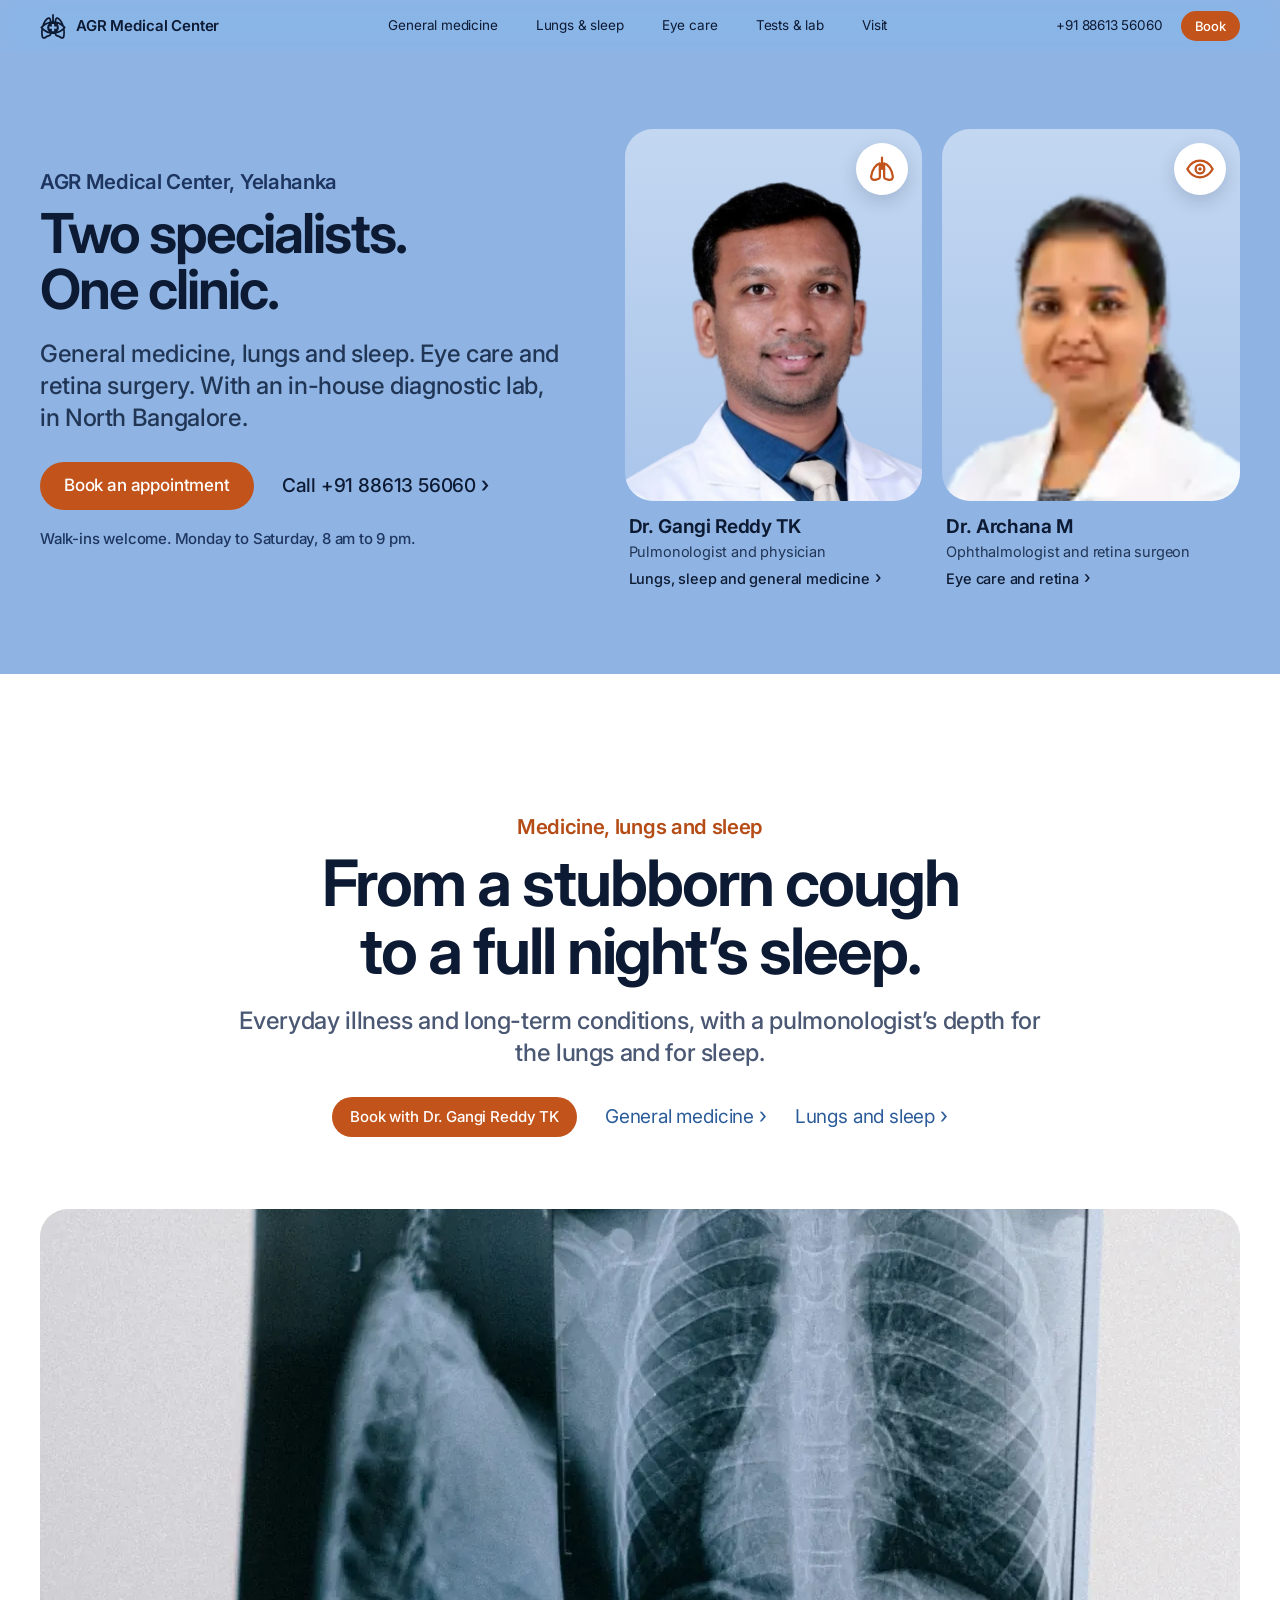
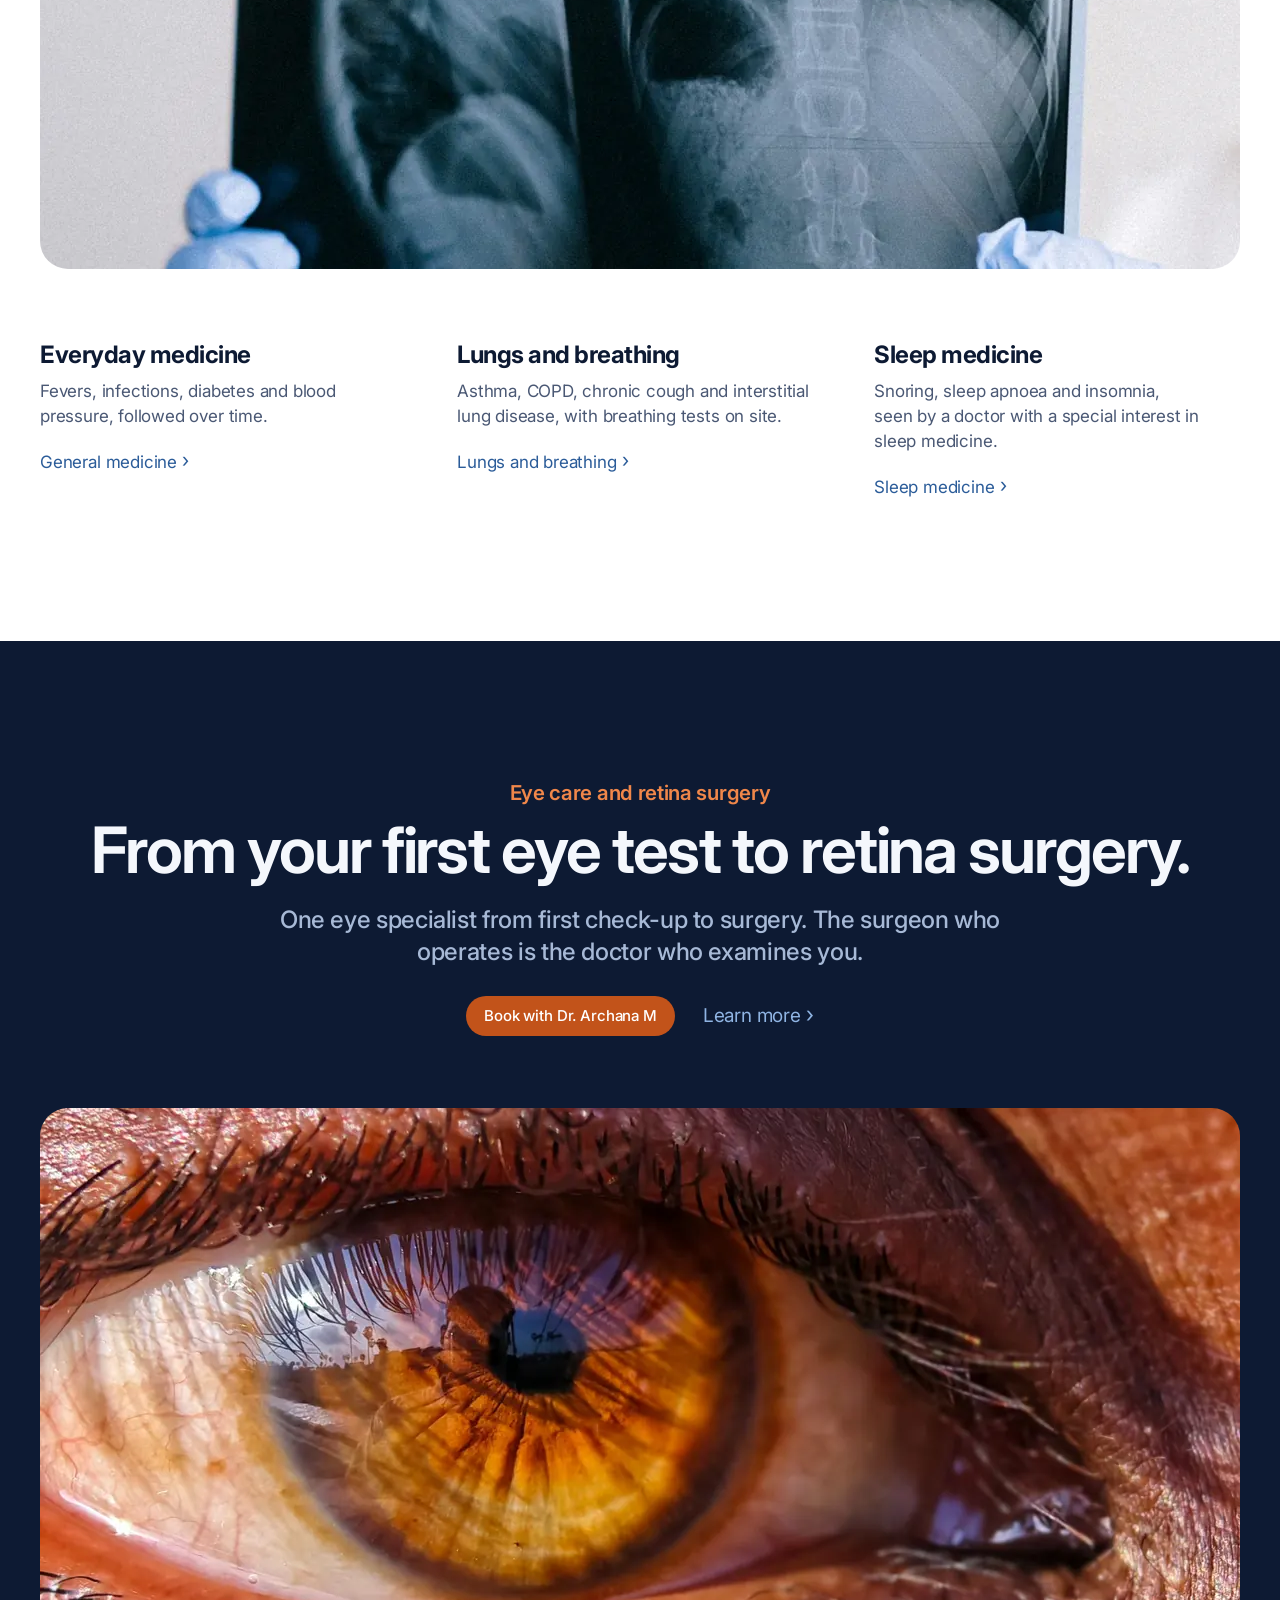
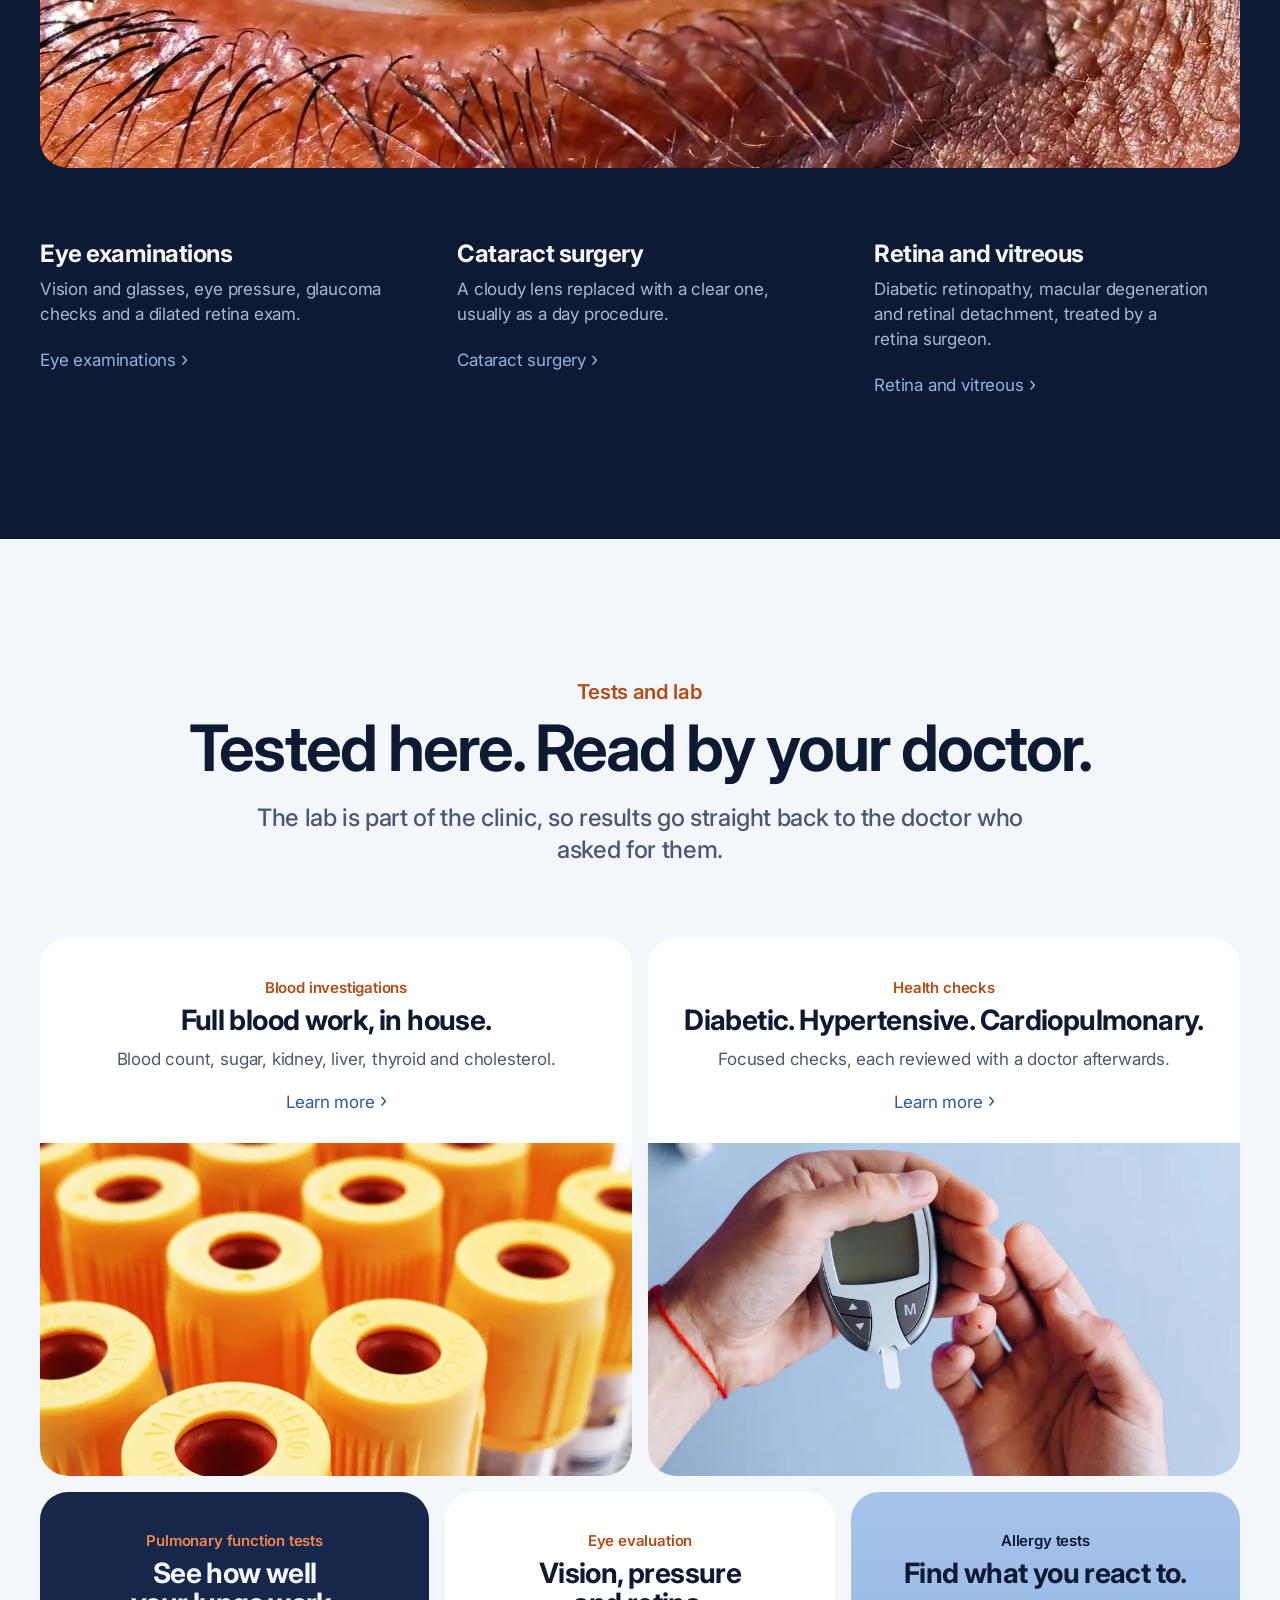
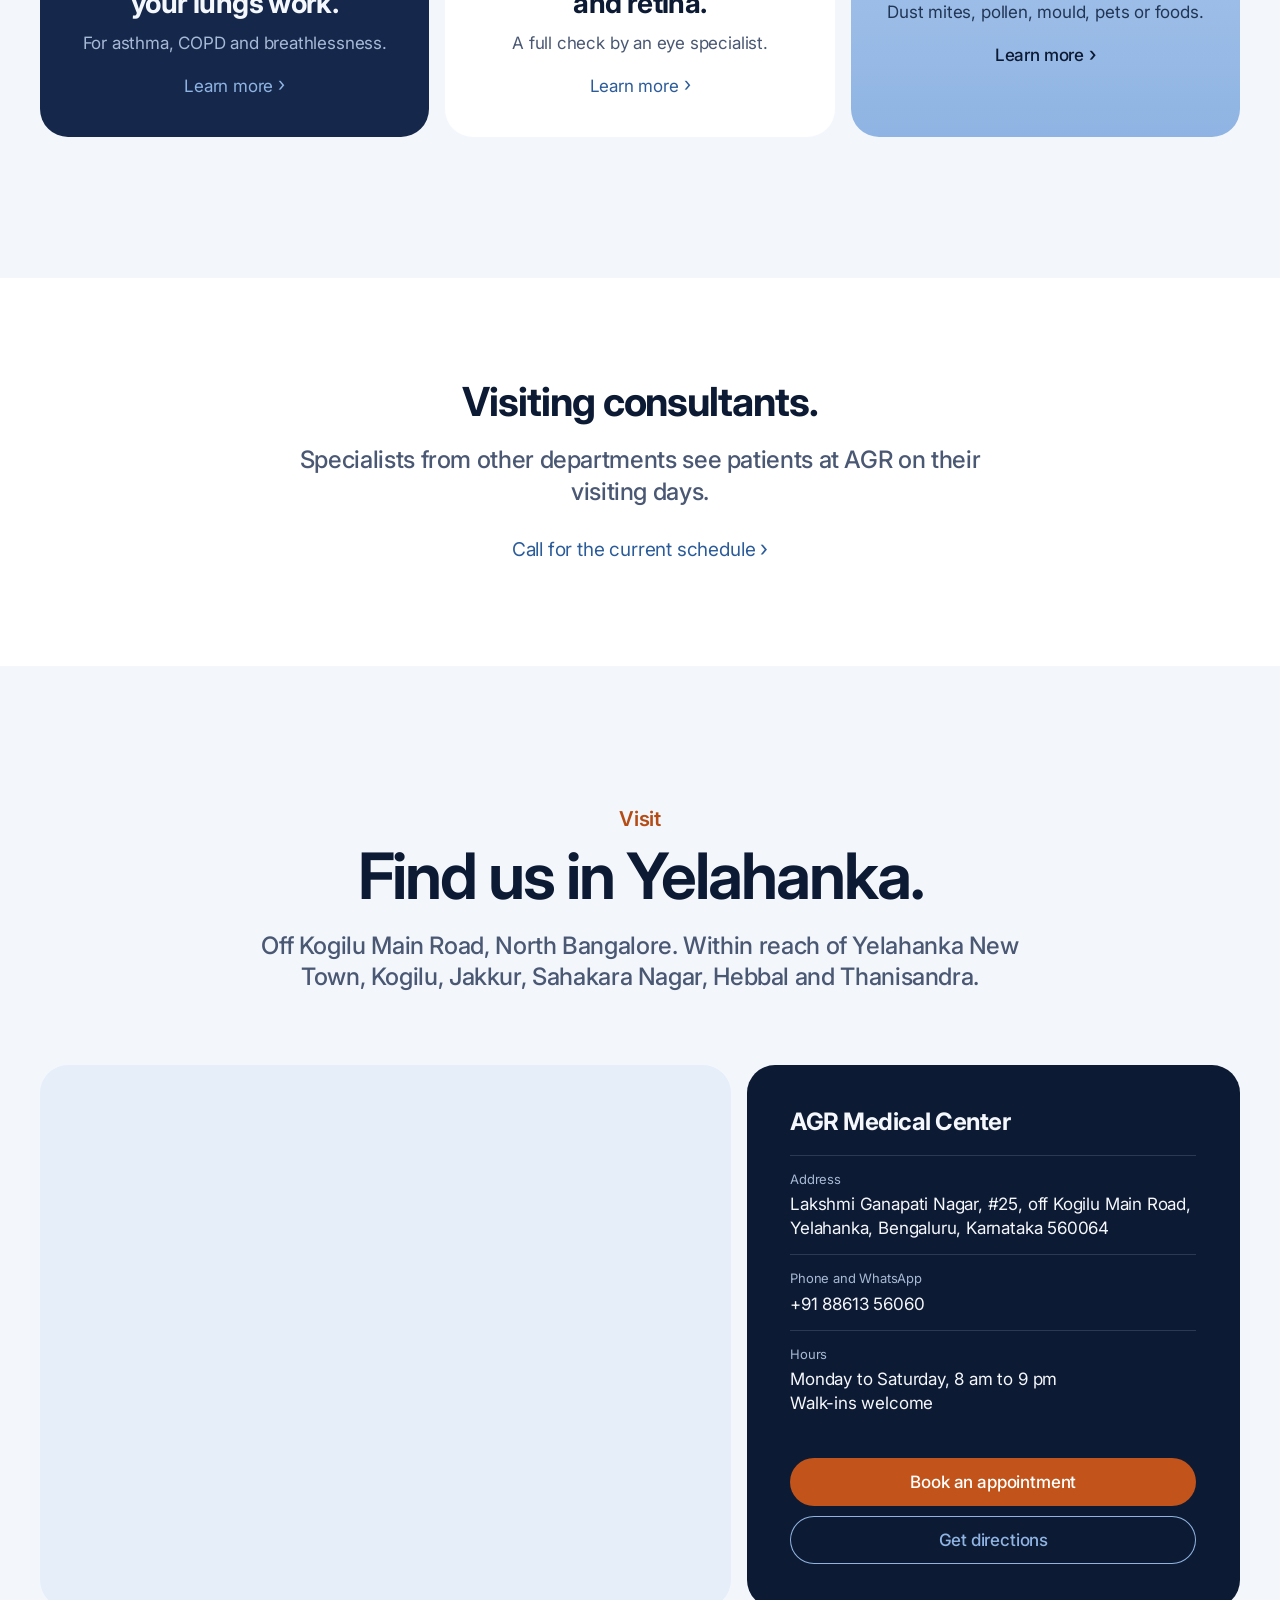
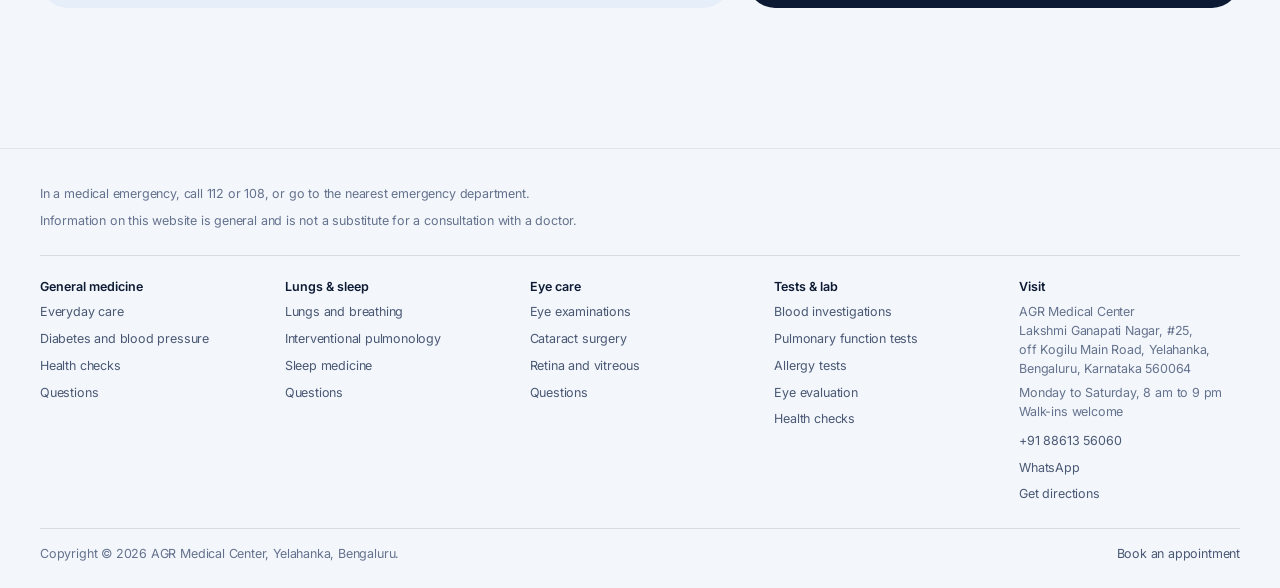
<file: index.html>
<!doctype html>
<html lang="en-IN">
<head>
  <meta charset="utf-8">
  <meta name="viewport" content="width=device-width, initial-scale=1">
  <title>AGR Medical Center, Yelahanka | Physician, Pulmonologist &amp; Eye Specialist</title>
  <meta name="description" content="Doctor-led clinic off Kogilu Main Road, Yelahanka. General medicine, lungs and sleep with Dr. Gangi Reddy TK; eye and retina care with Dr. Archana M. In-house lab.">
  <meta property="og:title" content="AGR Medical Center, Yelahanka, North Bangalore">
  <meta property="og:description" content="General physician, pulmonologist and eye specialist under one roof, with an in-house diagnostic lab.">
  <!-- @head -->
<meta name="theme-color" content="#0d1a33">
  <link rel="icon" href="assets/img/favicon.svg" type="image/svg+xml">
  <link rel="apple-touch-icon" href="assets/img/apple-touch-icon.png">
  <link rel="preload" href="assets/fonts/inter-latin.woff2" as="font" type="font/woff2" crossorigin>
  <link rel="stylesheet" href="assets/css/site.css">
  <script>document.documentElement.classList.add('js')</script>
  <meta property="og:type" content="website">
  <meta property="og:site_name" content="AGR Medical Center">
  <meta property="og:locale" content="en_IN">
  <meta property="og:image" content="assets/img/og-image.jpg">
  <meta name="twitter:card" content="summary_large_image">
  <meta name="geo.region" content="IN-KA">
  <meta name="geo.placename" content="Yelahanka, Bengaluru">
<!-- /@head -->
  <script type="application/ld+json">
  {
    "@context": "https://schema.org",
    "@graph": [
      {
        "@type": "MedicalClinic",
        "@id": "#clinic",
        "name": "AGR Medical Center",
        "description": "Doctor-led clinic in Yelahanka, North Bangalore for general medicine, pulmonology, sleep medicine and ophthalmology, with an in-house diagnostic lab.",
        "image": "assets/img/og-image.jpg",
        "logo": "assets/img/agr-logo-512.png",
        "telephone": "+91-88613-56060",
        "isAcceptingNewPatients": true,
    "openingHoursSpecification": [{"@type": "OpeningHoursSpecification", "dayOfWeek": ["Monday", "Tuesday", "Wednesday", "Thursday", "Friday", "Saturday"], "opens": "08:00", "closes": "21:00"}],
        "priceRange": "₹₹",
        "address": {
          "@type": "PostalAddress",
          "streetAddress": "Lakshmi Ganapati Nagar, #25, off Kogilu Main Road, Yelahanka",
          "addressLocality": "Bengaluru",
          "addressRegion": "Karnataka",
          "postalCode": "560064",
          "addressCountry": "IN"
        },
        "hasMap": "https://www.google.com/maps?q=Lakshmi+Ganapati+Nagar%2C+25%2C+Kogilu+Main+Road%2C+Yelahanka%2C+Bengaluru%2C+Karnataka+560064",
        "areaServed": ["Yelahanka", "Yelahanka New Town", "Kogilu", "Jakkur", "Sahakara Nagar", "Hebbal", "Thanisandra", "North Bangalore"],
        "medicalSpecialty": ["PrimaryCare", "Pulmonary", "Optometric", "LaboratoryScience"],
        "availableService": [
          {"@type": "MedicalTest", "name": "Blood investigations"},
          {"@type": "MedicalTest", "name": "Pulmonary function test"},
          {"@type": "MedicalTest", "name": "Allergy test"},
          {"@type": "MedicalTest", "name": "Eye evaluation"},
          {"@type": "MedicalProcedure", "name": "Cataract surgery"},
          {"@type": "MedicalProcedure", "name": "Vitreoretinal surgery"}
        ],
        "employee": [{"@id": "#dr-gangi-reddy"}, {"@id": "#dr-archana"}]
      },
      {
        "@type": "Physician",
        "@id": "#dr-gangi-reddy",
        "name": "Dr. Gangi Reddy TK",
        "description": "Pulmonologist and physician in Yelahanka, North Bangalore. Special interests: interventional pulmonology and sleep medicine.",
        "medicalSpecialty": ["Pulmonary", "PrimaryCare"],
        "image": "assets/img/dr-gangi-reddy-cutout.webp",
        "telephone": "+91-88613-56060",
        "address": {"@type": "PostalAddress", "streetAddress": "Lakshmi Ganapati Nagar, #25, off Kogilu Main Road, Yelahanka", "addressLocality": "Bengaluru", "addressRegion": "Karnataka", "postalCode": "560064", "addressCountry": "IN"}
      },
      {
        "@type": "Physician",
        "@id": "#dr-archana",
        "name": "Dr. Archana M",
        "description": "Ophthalmologist, cataract surgeon and vitreoretinal (retina) surgeon in Yelahanka, North Bangalore.",
        "medicalSpecialty": ["Optometric", "Surgical"],
        "image": "assets/img/dr-archana-cutout.webp",
        "telephone": "+91-88613-56060",
        "address": {"@type": "PostalAddress", "streetAddress": "Lakshmi Ganapati Nagar, #25, off Kogilu Main Road, Yelahanka", "addressLocality": "Bengaluru", "addressRegion": "Karnataka", "postalCode": "560064", "addressCountry": "IN"}
      }
    ]
  }
  </script>
</head>
<body class="page-home">
<!-- @nav -->
<svg class="visually-hidden" aria-hidden="true" focusable="false"><symbol id="agr-mark" viewBox="0 0 690 670"><path fill="currentColor" fill-rule="evenodd" d="M 322 99.5 C 322 173.5,321.7 193.1,320.8 193.5 C 320.1 193.7,316.1 194,311.8 194.3 L 304.2 194.7 303 186.6 C 295.4 132.7,282.4 104.8,259.2 93.1 C 224.3 75.5,180.2 96.1,136.6 150.5 C 108.1 186.2,78.5 241.9,61.4 292.4 L 56 308.2 40.6 324.4 C 26.1 339.5,13.3 354.3,8.1 361.8 L 5.8 365.1 13.3 374.3 C 17.4 379.4,23.6 386.7,27.1 390.6 L 33.6 397.8 30.9 416.7 C 25.6 454.2,24.8 463.2,24.3 491.3 C 23.3 545.9,31.6 607.2,43.1 629 C 55.4 652.3,78 665.1,104.5 663.7 C 122.4 662.7,133.8 658.1,160.2 641.4 C 188.9 623.2,203.1 616.6,229.8 609.4 C 259.2 601.4,270.5 595.6,283.8 581.6 C 293.1 571.8,302.6 552.1,305.6 536.6 C 306.2 533,306.2 533,310.4 533.8 C 312.6 534.2,330.3 534.5,349.6 534.5 L 384.8 534.5 385.8 539 C 387.6 546.9,394.9 564.6,398.9 570.7 C 403.9 578.4,414.2 588.7,422.8 594.4 C 432.5 600.8,441.8 604.5,459.6 609.1 C 488.4 616.5,497.5 620.6,529.5 640.5 C 560.4 659.8,568.3 663,586.5 663.7 C 605.2 664.5,617.7 660.6,631 649.8 C 648.2 635.9,654.4 620.1,660.9 574.3 C 669 517.2,668 460.3,657.9 403.7 L 656.9 397.9 665.3 388.2 C 675.8 376,684 365.5,684 364.2 C 684 361.5,663.9 338.1,644.4 318 L 634.2 307.5 628.5 291 C 600.6 210.8,560.6 147,515.3 110.7 C 468.4 73.1,420.6 81.2,400.9 130.1 C 395.7 143.1,389.6 169.5,387.4 188.2 L 386.8 194 379.5 194 C 375.4 194,371.5 193.7,370.6 193.4 C 369.2 192.8,369 183.6,369 99.4 L 369 6 345.5 6 L 322 6 322 99.5 M 226.5 134.4 C 199.2 143.1,160.3 188.2,133.1 242.8 C 129.7 249.5,127.2 255,127.4 255 C 127.6 255,131.8 252.5,136.6 249.4 C 165.2 231.5,206.5 214.3,242.7 205.2 L 257.4 201.4 257.2 196.5 C 256.4 182.4,252.1 160.9,247.8 150 C 242 135.1,236.7 131.2,226.5 134.4 M 452.8 135 C 444.6 139.4,436.4 164.5,433.5 194.2 L 432.8 200.9 437.1 202 C 452.8 205.9,458.8 207.6,469 210.7 C 498.2 219.7,538.8 238.4,558.7 252.1 C 561.1 253.8,563 254.8,563 254.5 C 563 253.3,550.4 228.9,544.2 218.1 C 514.4 166.1,470 125.8,452.8 135 M 216.5 262.9 C 163.9 282.2,114.8 314.6,75.3 356.1 L 67 364.7 73.8 371.6 C 105.3 404.1,145.2 432.9,184 451.3 C 196.9 457.5,229.3 471,229.9 470.5 C 230.1 470.3,228.2 467.7,225.6 464.9 C 210.1 447.6,197.6 421.8,192.4 396.2 C 182.7 348.1,194.6 300.2,225.3 264.7 C 228 261.5,230.1 258.8,229.9 258.5 C 229.7 258.3,223.6 260.3,216.5 262.9 M 460 258.6 C 460 258.9,462.7 262.1,465.9 265.6 C 495.5 298,508.3 349.7,498.5 397.5 C 493.7 420.5,481.1 446,465.3 464.7 C 458.9 472.2,458.4 472.2,477 464.8 C 530.3 443.3,574.9 414,613.9 374.6 L 623.3 365.1 619.1 360.1 C 607.6 346.3,577.4 320,556.6 305.5 C 537.9 292.6,510.1 277.5,488.6 268.6 C 477.8 264.1,460 257.9,460 258.6 M 319.4 266.2 C 314.9 268.4,314.6 270.3,314.6 302.8 L 314.5 333.5 282.7 334 C 251 334.5,250.8 334.5,249 336.8 C 246.4 340,245.8 346.7,246.2 369.2 C 246.5 387.3,246.7 389.1,248.6 391.7 C 249.7 393.2,251.8 394.8,253.1 395.1 C 254.4 395.5,268.9 395.8,285.2 395.9 L 315 396 315 427.5 L 315 459.1 317.4 461.5 C 320.6 464.7,326.4 465.3,350.1 464.8 C 362.9 464.6,370.2 464.1,371.6 463.3 C 375.5 461,376 457.2,376 425.9 L 376 396 405.8 395.9 C 422.1 395.8,436.6 395.5,437.9 395.1 C 439.2 394.8,441.3 393.2,442.4 391.7 C 444.4 389,444.5 387.7,444.5 365.2 C 444.4 339.7,443.9 336.7,439.5 335 C 438 334.4,423.9 334,406.4 334 L 376 334 376 303.6 C 376 286.6,375.6 272,375 270.6 C 373.1 265.5,370.2 265,344.8 265.1 C 330.9 265.1,320.6 265.6,319.4 266.2 M 73.6 442.2 C 67.6 492.6,69.7 541.7,79.6 589.5 C 83.4 607.6,86.1 612.7,93.5 616.1 C 102.6 620.3,109.8 618,131.3 604.2 C 166.9 581.2,186.3 572.3,220 563.5 C 237.9 558.8,241.8 557.2,247.4 552 C 252 547.8,257 537.6,258.4 529.9 L 259 526.3 250.8 524.5 C 195.7 512.8,126.7 479.1,80.4 441.4 C 77.5 439,74.8 437,74.6 437 C 74.4 437,74 439.4,73.6 442.2 M 611.5 440.5 C 609.3 442.3,600.5 448.8,592 454.9 C 546.7 487.3,495.7 511,444.5 523.5 C 438.4 524.9,433 526.3,432.3 526.5 C 430.8 527,433.2 536.5,436.5 543 C 439.4 548.7,446.6 555.5,452.6 558.1 C 455.2 559.1,462.7 561.4,469.4 563.1 C 500.9 571,521.4 579.9,549 597.6 C 570.6 611.5,575.2 614.2,580.3 616.2 C 591.1 620.3,600.7 617.2,605.2 608 C 609.7 598.8,616.4 563.8,619.1 535.6 C 621.2 513.3,619.1 443.5,616.1 438.4 C 615.7 437.6,614.1 438.3,611.5 440.5"/></symbol><symbol id="i-lungs" viewBox="0 0 24 24"><g fill="none" stroke="currentColor" stroke-width="1.7" stroke-linecap="round" stroke-linejoin="round"><path d="M12 3.5V11M12 11l-1.6 1.6M12 11l1.6 1.6"/><path d="M10.4 7.8C7.4 8.4 4.6 12.6 3.9 17.3c-.3 2 1.1 3.3 3 2.8l2.3-.6c.8-.2 1.2-.9 1.2-1.7z"/><path d="M13.6 7.8c3 .6 5.8 4.8 6.5 9.5.3 2-1.1 3.3-3 2.8l-2.3-.6c-.8-.2-1.2-.9-1.2-1.7z"/></g></symbol><symbol id="i-eye" viewBox="0 0 24 24"><g fill="none" stroke="currentColor" stroke-width="1.7" stroke-linecap="round" stroke-linejoin="round"><path d="M2.5 12C4.8 7.8 8.2 5.8 12 5.8s7.2 2 9.5 6.2c-2.3 4.2-5.7 6.2-9.5 6.2S4.8 16.2 2.5 12z"/><circle cx="12" cy="12" r="3.3"/></g><circle cx="12" cy="12" r="1.3" fill="currentColor"/></symbol><symbol id="i-stetho" viewBox="0 0 24 24"><g fill="none" stroke="currentColor" stroke-width="1.7" stroke-linecap="round" stroke-linejoin="round"><path d="M6 3.5H4.5v5a4.5 4.5 0 0 0 9 0v-5H12"/><path d="M9 13v1.5a5 5 0 0 0 10 0V13"/><circle cx="19" cy="11" r="2"/></g></symbol></svg>
<a class="skip-link" href="#main">Skip to content</a>
<header class="nav">
  <div class="wrap nav__inner">
    <a class="brand" href="index.html" aria-label="AGR Medical Center, home"><svg aria-hidden="true" focusable="false"><use href="#agr-mark"></use></svg><span>AGR Medical Center</span></a>
    <nav aria-label="Main">
      <ul class="nav__links">
        <li><a href="general-medicine.html">General medicine</a></li>
        <li><a href="lungs-sleep.html">Lungs &amp; sleep</a></li>
        <li><a href="eye-care.html">Eye care</a></li>
        <li><a href="diagnostics.html">Tests &amp; lab</a></li>
        <li><a href="visit.html">Visit</a></li>
      </ul>
    </nav>
    <div class="nav__actions">
      <a class="nav__phone" href="tel:+918861356060">+91 88613 56060</a>
      <a class="btn btn--sm" href="visit.html#book">Book</a>
    </div>
    <button class="menu-btn" type="button" aria-expanded="false" aria-controls="menu" aria-label="Open menu"><span></span><span></span></button>
  </div>
</header>
<div class="menu" id="menu" hidden>
  <nav aria-label="Main">
    <ul>
      <li><a class="menu__link" href="index.html" aria-current="page">Home</a></li>
      <li><a class="menu__link" href="general-medicine.html">General medicine</a></li>
      <li><a class="menu__link" href="lungs-sleep.html">Lungs &amp; sleep</a></li>
      <li><a class="menu__link" href="eye-care.html">Eye care</a></li>
      <li><a class="menu__link" href="diagnostics.html">Tests &amp; lab</a></li>
      <li><a class="menu__link" href="visit.html">Visit</a></li>
    </ul>
  </nav>
  <div class="menu__foot">
    <a class="btn" href="visit.html#book">Book an appointment</a>
    <a class="btn btn--ghost-light" href="tel:+918861356060">Call +91 88613 56060</a>
  </div>
</div>
<!-- /@nav -->

<main id="main">

  <section class="hero hero--dusk" aria-labelledby="hero-title">
    <div class="wrap hero-split">
      <div class="hero-split__text">
        <h1 class="hero__title" id="hero-title">
          <span class="eyebrow">AGR Medical Center, Yelahanka</span>
          <span class="display">Two specialists.<br>One clinic.</span>
        </h1>
        <p class="lead">General medicine, lungs and sleep. Eye care and retina surgery. With an in-house diagnostic lab, in North Bangalore.</p>
        <div class="ctas">
          <a class="btn" href="visit.html#book">Book an appointment</a>
          <a class="more" href="tel:+918861356060">Call +91 88613 56060</a>
        </div>
        <p class="hero-note">Walk-ins welcome. Monday to Saturday, 8&nbsp;am to 9&nbsp;pm.</p>
      </div>
      <div class="hero-docs">
        <a class="doc-card" href="lungs-sleep.html">
          <div class="doc-card__frame">
            <img src="assets/img/dr-gangi-reddy-cutout.webp" width="1004" height="1068" fetchpriority="high"
                 alt="Dr. Gangi Reddy TK, pulmonologist and physician at AGR Medical Center">
            <span class="doc-card__badge" title="Pulmonology"><svg aria-hidden="true" focusable="false"><use href="#i-lungs"></use></svg></span>
          </div>
          <div class="doc-card__meta">
            <strong>Dr.&nbsp;Gangi Reddy&nbsp;TK</strong>
            <span class="doc-card__role">Pulmonologist and physician</span>
            <span class="more">Lungs, sleep and general medicine</span>
          </div>
        </a>
        <a class="doc-card" href="eye-care.html">
          <div class="doc-card__frame">
            <img src="assets/img/dr-archana-cutout.webp" width="477" height="508"
                 alt="Dr. Archana M, ophthalmologist and vitreoretinal surgeon at AGR Medical Center">
            <span class="doc-card__badge" title="Ophthalmology"><svg aria-hidden="true" focusable="false"><use href="#i-eye"></use></svg></span>
          </div>
          <div class="doc-card__meta">
            <strong>Dr.&nbsp;Archana&nbsp;M</strong>
            <span class="doc-card__role">Ophthalmologist and retina surgeon</span>
            <span class="more">Eye care and retina</span>
          </div>
        </a>
      </div>
    </div>
  </section>

  <section class="section" id="medicine" aria-labelledby="medicine-title">
    <div class="wrap">
      <div class="intro center" data-reveal>
        <span class="eyebrow">Medicine, lungs and sleep</span>
        <h2 class="headline" id="medicine-title">From a stubborn cough to a full night&rsquo;s sleep.</h2>
        <p class="lead">Everyday illness and long-term conditions, with a pulmonologist&rsquo;s depth for the lungs and for sleep.</p>
        <div class="ctas">
          <a class="btn btn--md" href="visit.html?see=gangi#book">Book with Dr.&nbsp;Gangi Reddy&nbsp;TK</a>
          <a class="more" href="general-medicine.html">General medicine</a>
          <a class="more" href="lungs-sleep.html">Lungs and sleep</a>
        </div>
      </div>
      <figure class="wide-media" data-reveal>
        <img src="assets/img/lungs-wide-1200.webp" srcset="assets/img/lungs-wide-1200.webp 1200w, assets/img/lungs-wide-1520.webp 1520w" sizes="(max-width: 1240px) 92vw, 1200px" width="1200" height="660" loading="lazy" decoding="async" alt="A chest X-ray held up to the light, showing both lungs">
      </figure>
      <div class="features">
        <div class="feature" data-reveal>
          <h3>Everyday medicine</h3>
          <p>Fevers, infections, diabetes and blood pressure, followed over time.</p>
          <a class="more" href="general-medicine.html">General medicine</a>
        </div>
        <div class="feature" data-reveal>
          <h3>Lungs and breathing</h3>
          <p>Asthma, COPD, chronic cough and interstitial lung disease, with breathing tests on site.</p>
          <a class="more" href="lungs-sleep.html#lungs">Lungs and breathing</a>
        </div>
        <div class="feature" data-reveal>
          <h3>Sleep medicine</h3>
          <p>Snoring, sleep apnoea and insomnia, seen by a doctor with a special interest in sleep medicine.</p>
          <a class="more" href="lungs-sleep.html#sleep">Sleep medicine</a>
        </div>
      </div>
    </div>
  </section>

  <section class="section section--dark" id="eyes" aria-labelledby="eyes-title">
    <div class="wrap">
      <div class="intro center on-dark" data-reveal>
        <span class="eyebrow">Eye care and retina surgery</span>
        <h2 class="headline" id="eyes-title">From your first eye test to retina surgery.</h2>
        <p class="lead">One eye specialist from first check-up to surgery. The surgeon who operates is the doctor who examines you.</p>
        <div class="ctas">
          <a class="btn btn--md" href="visit.html?see=archana#book">Book with Dr.&nbsp;Archana&nbsp;M</a>
          <a class="more" href="eye-care.html">Learn more</a>
        </div>
      </div>
      <figure class="wide-media" data-reveal>
        <img src="assets/img/eye-wide-1200.webp" srcset="assets/img/eye-wide-1200.webp 1200w, assets/img/eye-wide-2200.webp 2200w" sizes="(max-width: 1240px) 92vw, 1200px" width="1200" height="660" loading="lazy" decoding="async" alt="Close-up of a brown eye">
      </figure>
      <div class="features on-dark">
        <div class="feature" data-reveal>
          <h3>Eye examinations</h3>
          <p>Vision and glasses, eye pressure, glaucoma checks and a dilated retina exam.</p>
          <a class="more" href="eye-care.html#exams">Eye examinations</a>
        </div>
        <div class="feature" data-reveal>
          <h3>Cataract surgery</h3>
          <p>A cloudy lens replaced with a clear one, usually as a day procedure.</p>
          <a class="more" href="eye-care.html#cataract">Cataract surgery</a>
        </div>
        <div class="feature" data-reveal>
          <h3>Retina and vitreous</h3>
          <p>Diabetic retinopathy, macular degeneration and retinal detachment, treated by a retina surgeon.</p>
          <a class="more" href="eye-care.html#retina">Retina and vitreous</a>
        </div>
      </div>
    </div>
  </section>

  <section class="section section--tint" id="lab" aria-labelledby="lab-title">
    <div class="wrap">
      <div class="intro center" data-reveal>
        <span class="eyebrow">Tests and lab</span>
        <h2 class="headline" id="lab-title">Tested here. Read by your doctor.</h2>
        <p class="lead">The lab is part of the clinic, so results go straight back to the doctor who asked for them.</p>
      </div>
      <div class="bento">
        <article class="tile tile--white span-3" data-reveal>
          <p class="tile__eyebrow">Blood investigations</p>
          <h3 class="tile__title tile__title--sm">Full blood work, in house.</h3>
          <p class="tile__text">Blood count, sugar, kidney, liver, thyroid and cholesterol.</p>
          <div class="tile__links"><a class="more" href="diagnostics.html#blood">Learn more</a></div>
          <div class="tile__media">
            <img src="assets/img/lab-tubes-wide-1200.webp" srcset="assets/img/lab-tubes-wide-1200.webp 1200w, assets/img/lab-tubes-wide-2000.webp 2000w" sizes="(max-width: 640px) 92vw, 45vw" width="1200" height="675" loading="lazy" decoding="async" alt="Blood samples in orange-capped tubes in the lab">
          </div>
        </article>
        <article class="tile tile--white span-3" data-reveal>
          <p class="tile__eyebrow">Health checks</p>
          <h3 class="tile__title tile__title--sm">Diabetic. Hypertensive. Cardiopulmonary.</h3>
          <p class="tile__text">Focused checks, each reviewed with a doctor afterwards.</p>
          <div class="tile__links"><a class="more" href="diagnostics.html#health-checks">Learn more</a></div>
          <div class="tile__media">
            <img src="assets/img/glucometer-960.webp" srcset="assets/img/glucometer-960.webp 960w, assets/img/glucometer-1600.webp 1600w" sizes="(max-width: 640px) 92vw, 45vw" width="960" height="720" loading="lazy" decoding="async" alt="A patient checking blood sugar with a glucometer">
          </div>
        </article>
        <article class="tile tile--navy tile--pad" data-reveal>
          <p class="tile__eyebrow">Pulmonary function tests</p>
          <h3 class="tile__title tile__title--sm">See how well your lungs work.</h3>
          <p class="tile__text">For asthma, COPD and breathlessness.</p>
          <div class="tile__links"><a class="more" href="diagnostics.html#pft">Learn more</a></div>
        </article>
        <article class="tile tile--white tile--pad" data-reveal>
          <p class="tile__eyebrow">Eye evaluation</p>
          <h3 class="tile__title tile__title--sm">Vision, pressure and retina.</h3>
          <p class="tile__text">A full check by an eye specialist.</p>
          <div class="tile__links"><a class="more" href="diagnostics.html#eye">Learn more</a></div>
        </article>
        <article class="tile tile--dusk tile--pad" data-reveal>
          <p class="tile__eyebrow">Allergy tests</p>
          <h3 class="tile__title tile__title--sm">Find what you react to.</h3>
          <p class="tile__text">Dust mites, pollen, mould, pets or foods.</p>
          <div class="tile__links"><a class="more" href="diagnostics.html#allergy">Learn more</a></div>
        </article>
      </div>
    </div>
  </section>

  <section class="section section--tight" aria-labelledby="visiting-title">
    <div class="wrap wrap--narrow center" data-reveal>
      <h2 class="headline-sm" id="visiting-title">Visiting consultants.</h2>
      <p class="lead">Specialists from other departments see patients at AGR on their visiting days.</p>
      <div class="ctas"><a class="more" href="tel:+918861356060">Call for the current schedule</a></div>
    </div>
  </section>

  <section class="section section--tint" id="location" aria-labelledby="location-title">
    <div class="wrap">
      <div class="intro center" data-reveal>
        <span class="eyebrow">Visit</span>
        <h2 class="headline" id="location-title">Find us in Yelahanka.</h2>
        <p class="lead">Off Kogilu Main Road, North Bangalore. Within reach of Yelahanka New Town, Kogilu, Jakkur, Sahakara Nagar, Hebbal and Thanisandra.</p>
      </div>
      <div class="location" data-reveal>
        <div class="map">
          <iframe title="Map showing AGR Medical Center, off Kogilu Main Road, Yelahanka" src="https://www.google.com/maps?q=Lakshmi+Ganapati+Nagar%2C+25%2C+Kogilu+Main+Road%2C+Yelahanka%2C+Bengaluru%2C+Karnataka+560064&amp;output=embed" loading="lazy" referrerpolicy="no-referrer-when-downgrade"></iframe>
        </div>
        <div class="place">
          <h3>AGR Medical Center</h3>
          <dl>
            <div><dt>Address</dt><dd>Lakshmi Ganapati Nagar, #25, off Kogilu Main Road, Yelahanka, Bengaluru, Karnataka 560064</dd></div>
            <div><dt>Phone and WhatsApp</dt><dd><a href="tel:+918861356060">+91 88613 56060</a></dd></div>
            <div><dt>Hours</dt><dd>Monday to Saturday, 8&nbsp;am to 9&nbsp;pm<br>Walk-ins welcome</dd></div>
          </dl>
          <div class="place__actions">
            <a class="btn" href="visit.html#book">Book an appointment</a>
            <a class="btn btn--ghost-light" href="https://www.google.com/maps/dir/?api=1&amp;destination=Lakshmi+Ganapati+Nagar%2C+25%2C+Kogilu+Main+Road%2C+Yelahanka%2C+Bengaluru%2C+Karnataka+560064" target="_blank" rel="noopener">Get directions</a>
          </div>
        </div>
      </div>
    </div>
  </section>

</main>

<!-- @footer -->
<footer class="footer">
  <div class="wrap">
    <div class="footer__notes">
      <p>In a medical emergency, call 112 or 108, or go to the nearest emergency department.</p>
      <p>Information on this website is general and is not a substitute for a consultation with a doctor.</p>
    </div>
    <div class="footer__cols">
      <div>
        <h2>General medicine</h2>
        <ul>
          <li><a href="general-medicine.html#everyday">Everyday care</a></li>
          <li><a href="general-medicine.html#long-term">Diabetes and blood pressure</a></li>
          <li><a href="general-medicine.html#checks">Health checks</a></li>
          <li><a href="general-medicine.html#faq">Questions</a></li>
        </ul>
      </div>
      <div>
        <h2>Lungs &amp; sleep</h2>
        <ul>
          <li><a href="lungs-sleep.html#lungs">Lungs and breathing</a></li>
          <li><a href="lungs-sleep.html#interventional">Interventional pulmonology</a></li>
          <li><a href="lungs-sleep.html#sleep">Sleep medicine</a></li>
          <li><a href="lungs-sleep.html#faq">Questions</a></li>
        </ul>
      </div>
      <div>
        <h2>Eye care</h2>
        <ul>
          <li><a href="eye-care.html#exams">Eye examinations</a></li>
          <li><a href="eye-care.html#cataract">Cataract surgery</a></li>
          <li><a href="eye-care.html#retina">Retina and vitreous</a></li>
          <li><a href="eye-care.html#faq">Questions</a></li>
        </ul>
      </div>
      <div>
        <h2>Tests &amp; lab</h2>
        <ul>
          <li><a href="diagnostics.html#blood">Blood investigations</a></li>
          <li><a href="diagnostics.html#pft">Pulmonary function tests</a></li>
          <li><a href="diagnostics.html#allergy">Allergy tests</a></li>
          <li><a href="diagnostics.html#eye">Eye evaluation</a></li>
          <li><a href="diagnostics.html#health-checks">Health checks</a></li>
        </ul>
      </div>
      <div>
        <h2>Visit</h2>
        <address>AGR Medical Center<br>Lakshmi Ganapati Nagar, #25,<br>off Kogilu Main Road, Yelahanka,<br>Bengaluru, Karnataka 560064</address>
        <p class="footer__hours">Monday to Saturday, 8&nbsp;am to 9&nbsp;pm<br>Walk-ins welcome</p>
        <ul class="footer__contact">
          <li><a href="tel:+918861356060">+91 88613 56060</a></li>
          <li><a href="https://wa.me/918861356060">WhatsApp</a></li>
          <li><a href="https://www.google.com/maps/dir/?api=1&amp;destination=Lakshmi+Ganapati+Nagar%2C+25%2C+Kogilu+Main+Road%2C+Yelahanka%2C+Bengaluru%2C+Karnataka+560064" target="_blank" rel="noopener">Get directions</a></li>
        </ul>
      </div>
    </div>
    <div class="footer__base">
      <p>Copyright &copy; <span data-year>2026</span> AGR Medical Center, Yelahanka, Bengaluru.</p>
      <p><a href="visit.html#book">Book an appointment</a></p>
    </div>
  </div>
</footer>
<script src="assets/js/site.js" defer></script>
<!-- /@footer -->
</body>
</html>
</file>
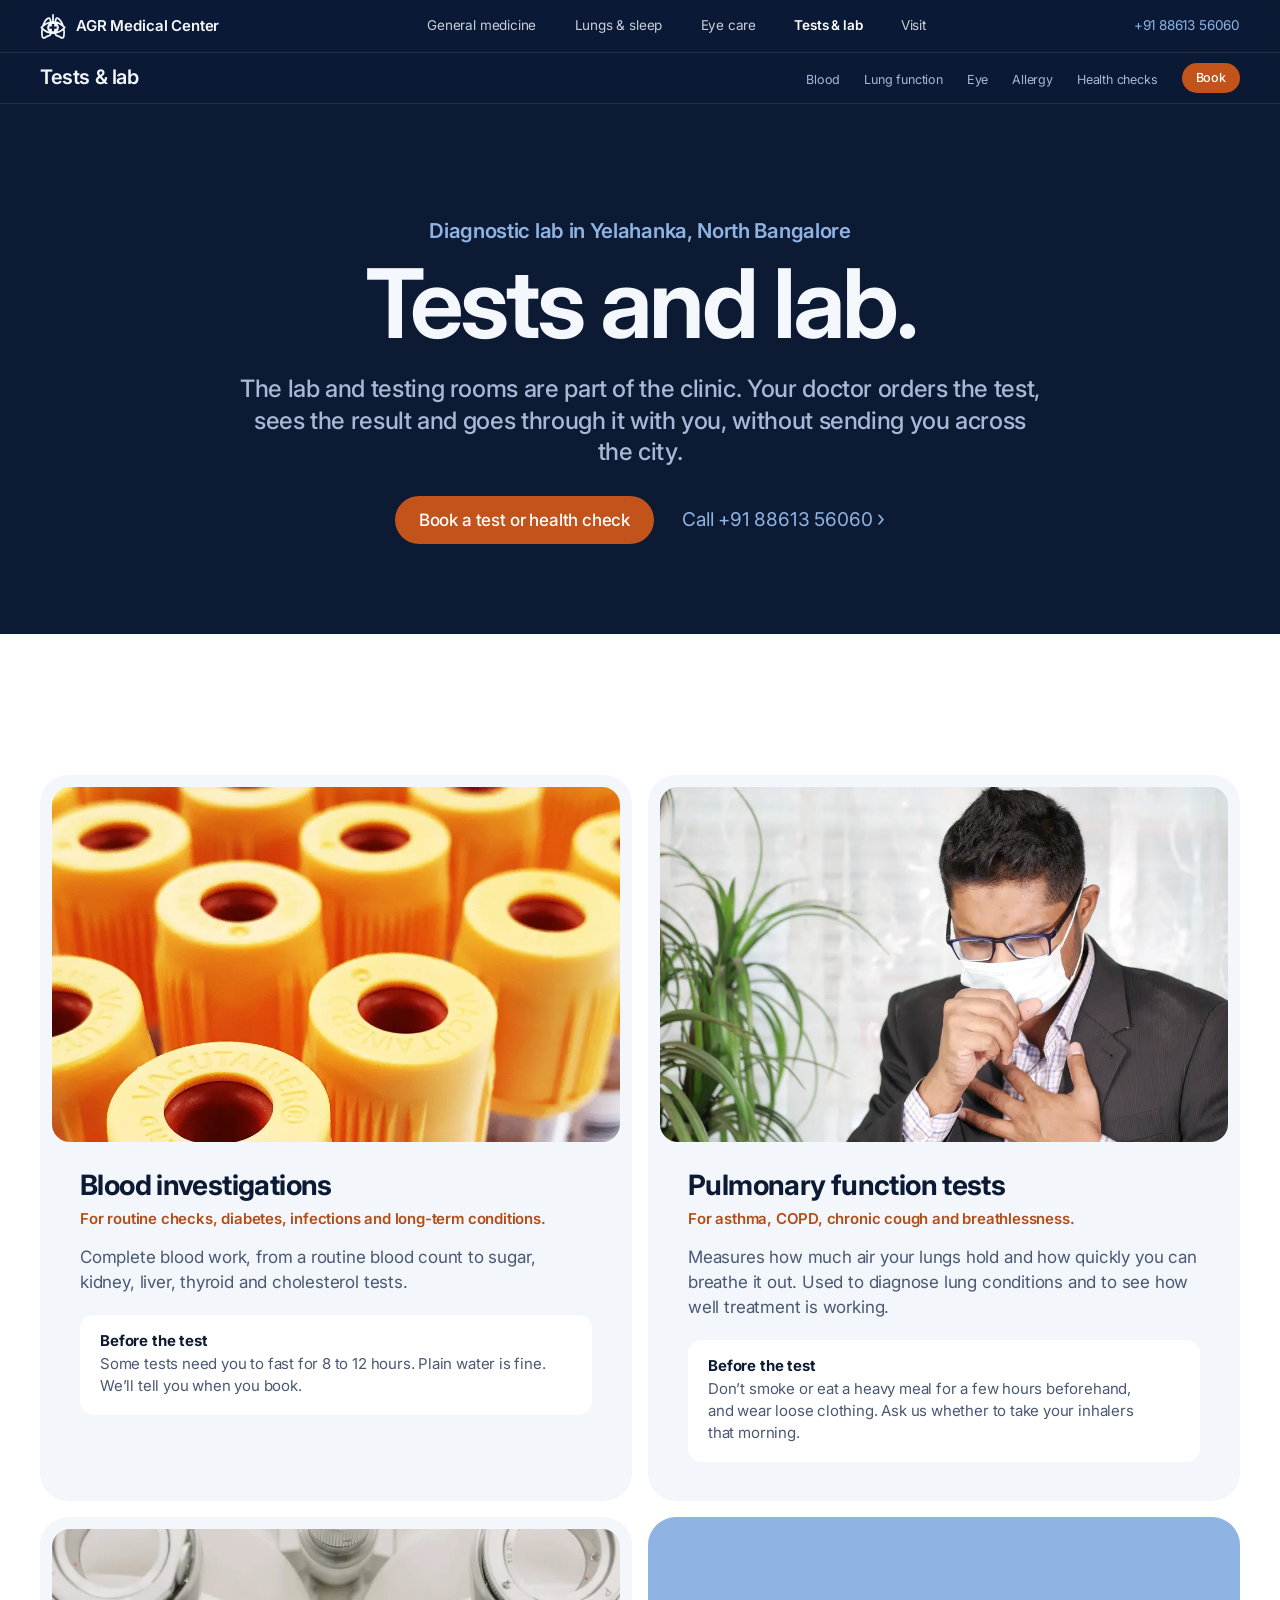
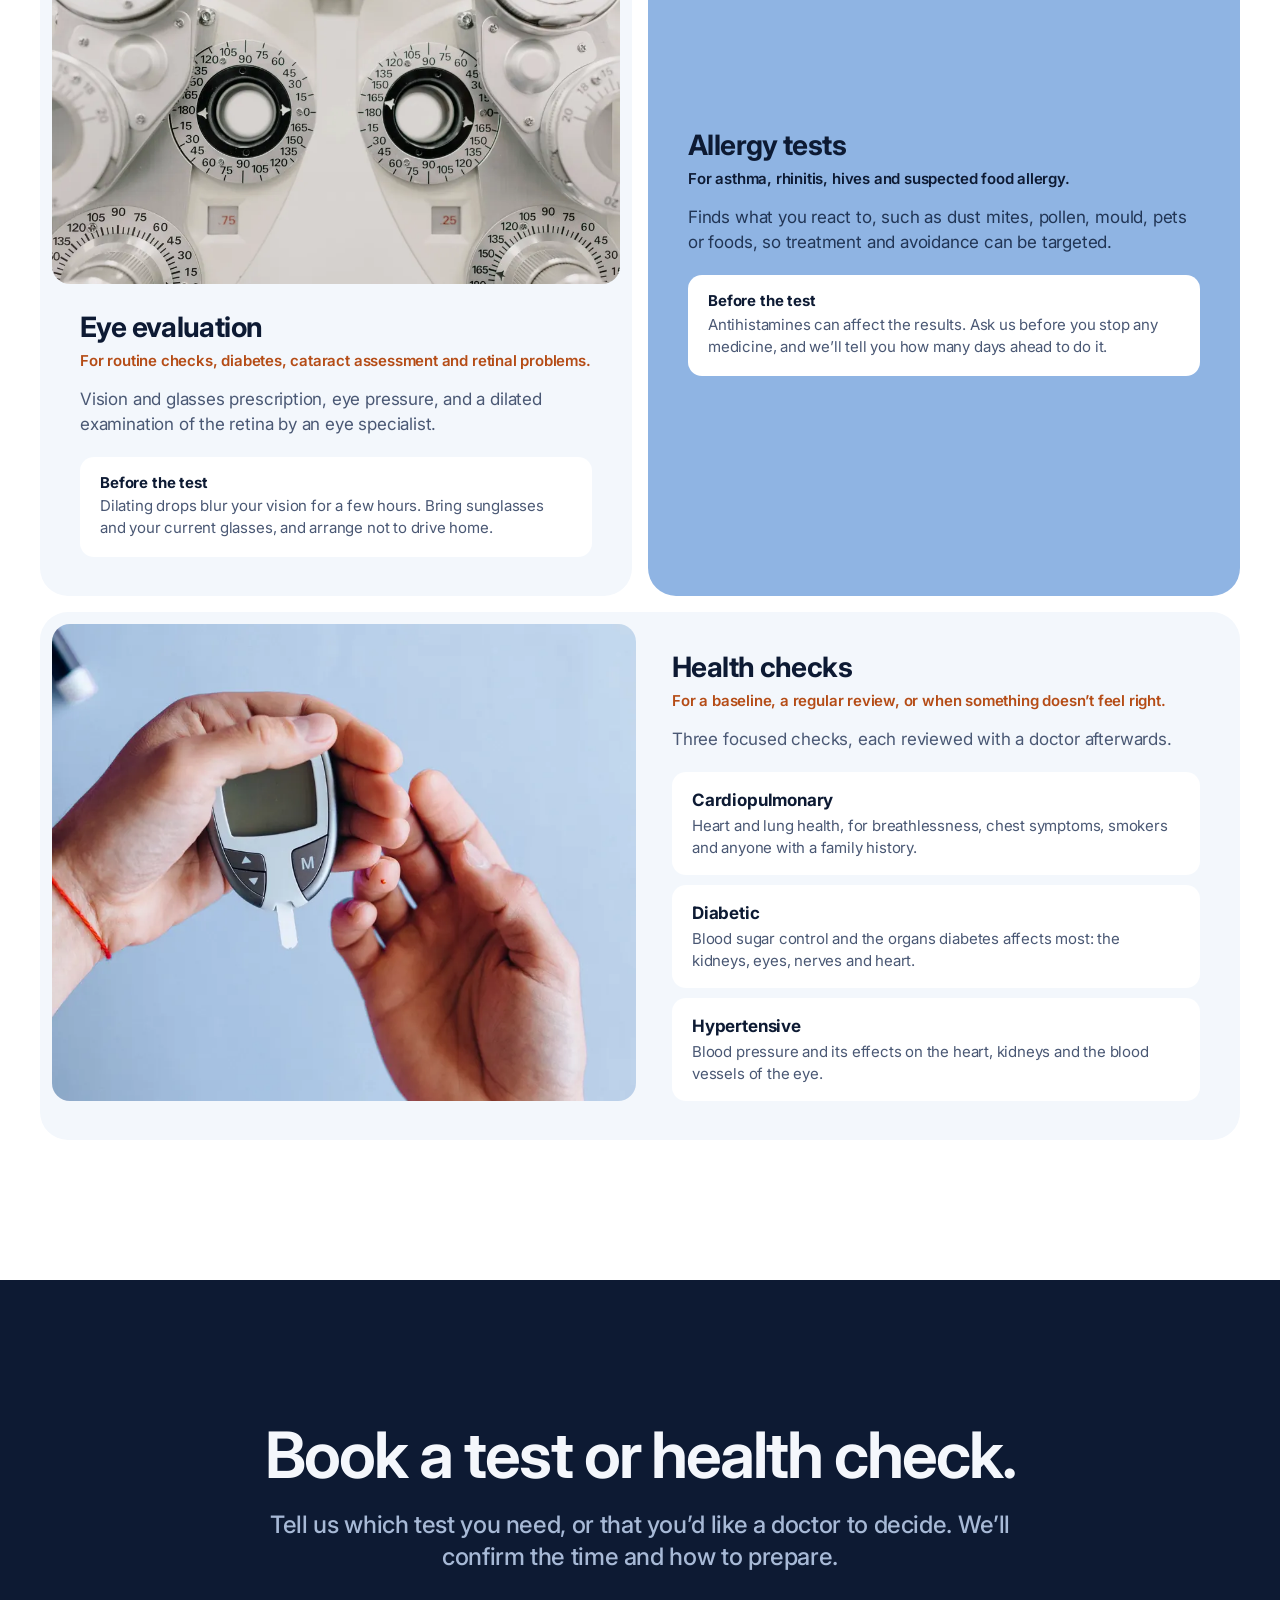
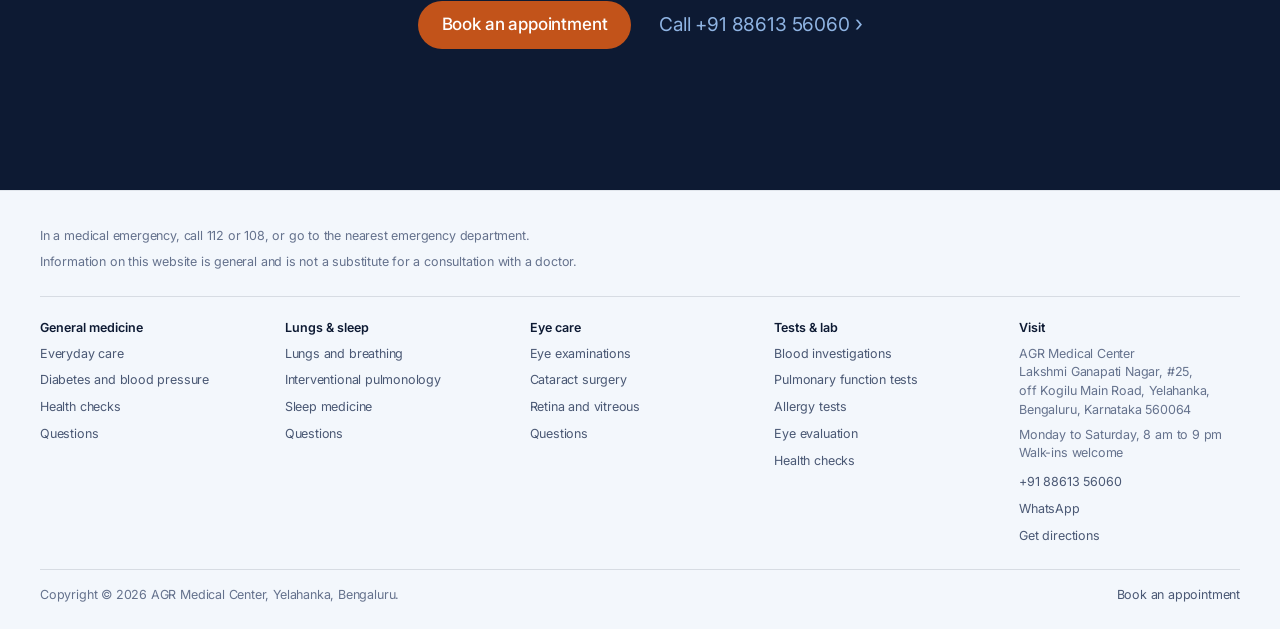
<file: diagnostics.html>
<!doctype html>
<html lang="en-IN">
<head>
  <meta charset="utf-8">
  <meta name="viewport" content="width=device-width, initial-scale=1">
  <title>Diagnostic Lab in Yelahanka: Blood Tests, PFT, Allergy &amp; Eye Tests</title>
  <meta name="description" content="In-house lab in Yelahanka, North Bangalore: blood tests, pulmonary function tests, allergy tests, eye evaluations and diabetic, BP and heart-lung checks.">
  <meta property="og:title" content="Tests and lab at AGR Medical Center, Yelahanka">
  <meta property="og:description" content="Blood tests, breathing tests, allergy tests, eye evaluations and health checks, all in one clinic.">
  <!-- @head -->
<meta name="theme-color" content="#0d1a33">
  <link rel="icon" href="assets/img/favicon.svg" type="image/svg+xml">
  <link rel="apple-touch-icon" href="assets/img/apple-touch-icon.png">
  <link rel="preload" href="assets/fonts/inter-latin.woff2" as="font" type="font/woff2" crossorigin>
  <link rel="stylesheet" href="assets/css/site.css">
  <script>document.documentElement.classList.add('js')</script>
  <meta property="og:type" content="website">
  <meta property="og:site_name" content="AGR Medical Center">
  <meta property="og:locale" content="en_IN">
  <meta property="og:image" content="assets/img/og-image.jpg">
  <meta name="twitter:card" content="summary_large_image">
  <meta name="geo.region" content="IN-KA">
  <meta name="geo.placename" content="Yelahanka, Bengaluru">
<!-- /@head -->
  <script type="application/ld+json">
  {
    "@context": "https://schema.org",
    "@type": "MedicalClinic",
    "name": "AGR Medical Center",
    "telephone": "+91-88613-56060",
    "isAcceptingNewPatients": true,
    "openingHoursSpecification": [{"@type": "OpeningHoursSpecification", "dayOfWeek": ["Monday", "Tuesday", "Wednesday", "Thursday", "Friday", "Saturday"], "opens": "08:00", "closes": "21:00"}],
    "address": {"@type": "PostalAddress", "streetAddress": "Lakshmi Ganapati Nagar, #25, off Kogilu Main Road, Yelahanka", "addressLocality": "Bengaluru", "addressRegion": "Karnataka", "postalCode": "560064", "addressCountry": "IN"},
    "availableService": [
      {"@type": "MedicalTest", "name": "Blood investigations", "description": "Blood count, sugar, kidney, liver, thyroid and cholesterol tests."},
      {"@type": "MedicalTest", "name": "Pulmonary function test", "description": "Breathing test for asthma, COPD and breathlessness."},
      {"@type": "MedicalTest", "name": "Allergy test", "description": "Identifies allergic triggers such as dust mites, pollen, mould, pets and foods."},
      {"@type": "MedicalTest", "name": "Eye evaluation", "description": "Vision, glasses prescription, eye pressure and dilated retina examination."},
      {"@type": "MedicalTest", "name": "Cardiopulmonary health check"},
      {"@type": "MedicalTest", "name": "Diabetic health check"},
      {"@type": "MedicalTest", "name": "Hypertension health check"}
    ]
  }
  </script>
</head>
<body class="has-subnav">
<!-- @nav -->
<svg class="visually-hidden" aria-hidden="true" focusable="false"><symbol id="agr-mark" viewBox="0 0 690 670"><path fill="currentColor" fill-rule="evenodd" d="M 322 99.5 C 322 173.5,321.7 193.1,320.8 193.5 C 320.1 193.7,316.1 194,311.8 194.3 L 304.2 194.7 303 186.6 C 295.4 132.7,282.4 104.8,259.2 93.1 C 224.3 75.5,180.2 96.1,136.6 150.5 C 108.1 186.2,78.5 241.9,61.4 292.4 L 56 308.2 40.6 324.4 C 26.1 339.5,13.3 354.3,8.1 361.8 L 5.8 365.1 13.3 374.3 C 17.4 379.4,23.6 386.7,27.1 390.6 L 33.6 397.8 30.9 416.7 C 25.6 454.2,24.8 463.2,24.3 491.3 C 23.3 545.9,31.6 607.2,43.1 629 C 55.4 652.3,78 665.1,104.5 663.7 C 122.4 662.7,133.8 658.1,160.2 641.4 C 188.9 623.2,203.1 616.6,229.8 609.4 C 259.2 601.4,270.5 595.6,283.8 581.6 C 293.1 571.8,302.6 552.1,305.6 536.6 C 306.2 533,306.2 533,310.4 533.8 C 312.6 534.2,330.3 534.5,349.6 534.5 L 384.8 534.5 385.8 539 C 387.6 546.9,394.9 564.6,398.9 570.7 C 403.9 578.4,414.2 588.7,422.8 594.4 C 432.5 600.8,441.8 604.5,459.6 609.1 C 488.4 616.5,497.5 620.6,529.5 640.5 C 560.4 659.8,568.3 663,586.5 663.7 C 605.2 664.5,617.7 660.6,631 649.8 C 648.2 635.9,654.4 620.1,660.9 574.3 C 669 517.2,668 460.3,657.9 403.7 L 656.9 397.9 665.3 388.2 C 675.8 376,684 365.5,684 364.2 C 684 361.5,663.9 338.1,644.4 318 L 634.2 307.5 628.5 291 C 600.6 210.8,560.6 147,515.3 110.7 C 468.4 73.1,420.6 81.2,400.9 130.1 C 395.7 143.1,389.6 169.5,387.4 188.2 L 386.8 194 379.5 194 C 375.4 194,371.5 193.7,370.6 193.4 C 369.2 192.8,369 183.6,369 99.4 L 369 6 345.5 6 L 322 6 322 99.5 M 226.5 134.4 C 199.2 143.1,160.3 188.2,133.1 242.8 C 129.7 249.5,127.2 255,127.4 255 C 127.6 255,131.8 252.5,136.6 249.4 C 165.2 231.5,206.5 214.3,242.7 205.2 L 257.4 201.4 257.2 196.5 C 256.4 182.4,252.1 160.9,247.8 150 C 242 135.1,236.7 131.2,226.5 134.4 M 452.8 135 C 444.6 139.4,436.4 164.5,433.5 194.2 L 432.8 200.9 437.1 202 C 452.8 205.9,458.8 207.6,469 210.7 C 498.2 219.7,538.8 238.4,558.7 252.1 C 561.1 253.8,563 254.8,563 254.5 C 563 253.3,550.4 228.9,544.2 218.1 C 514.4 166.1,470 125.8,452.8 135 M 216.5 262.9 C 163.9 282.2,114.8 314.6,75.3 356.1 L 67 364.7 73.8 371.6 C 105.3 404.1,145.2 432.9,184 451.3 C 196.9 457.5,229.3 471,229.9 470.5 C 230.1 470.3,228.2 467.7,225.6 464.9 C 210.1 447.6,197.6 421.8,192.4 396.2 C 182.7 348.1,194.6 300.2,225.3 264.7 C 228 261.5,230.1 258.8,229.9 258.5 C 229.7 258.3,223.6 260.3,216.5 262.9 M 460 258.6 C 460 258.9,462.7 262.1,465.9 265.6 C 495.5 298,508.3 349.7,498.5 397.5 C 493.7 420.5,481.1 446,465.3 464.7 C 458.9 472.2,458.4 472.2,477 464.8 C 530.3 443.3,574.9 414,613.9 374.6 L 623.3 365.1 619.1 360.1 C 607.6 346.3,577.4 320,556.6 305.5 C 537.9 292.6,510.1 277.5,488.6 268.6 C 477.8 264.1,460 257.9,460 258.6 M 319.4 266.2 C 314.9 268.4,314.6 270.3,314.6 302.8 L 314.5 333.5 282.7 334 C 251 334.5,250.8 334.5,249 336.8 C 246.4 340,245.8 346.7,246.2 369.2 C 246.5 387.3,246.7 389.1,248.6 391.7 C 249.7 393.2,251.8 394.8,253.1 395.1 C 254.4 395.5,268.9 395.8,285.2 395.9 L 315 396 315 427.5 L 315 459.1 317.4 461.5 C 320.6 464.7,326.4 465.3,350.1 464.8 C 362.9 464.6,370.2 464.1,371.6 463.3 C 375.5 461,376 457.2,376 425.9 L 376 396 405.8 395.9 C 422.1 395.8,436.6 395.5,437.9 395.1 C 439.2 394.8,441.3 393.2,442.4 391.7 C 444.4 389,444.5 387.7,444.5 365.2 C 444.4 339.7,443.9 336.7,439.5 335 C 438 334.4,423.9 334,406.4 334 L 376 334 376 303.6 C 376 286.6,375.6 272,375 270.6 C 373.1 265.5,370.2 265,344.8 265.1 C 330.9 265.1,320.6 265.6,319.4 266.2 M 73.6 442.2 C 67.6 492.6,69.7 541.7,79.6 589.5 C 83.4 607.6,86.1 612.7,93.5 616.1 C 102.6 620.3,109.8 618,131.3 604.2 C 166.9 581.2,186.3 572.3,220 563.5 C 237.9 558.8,241.8 557.2,247.4 552 C 252 547.8,257 537.6,258.4 529.9 L 259 526.3 250.8 524.5 C 195.7 512.8,126.7 479.1,80.4 441.4 C 77.5 439,74.8 437,74.6 437 C 74.4 437,74 439.4,73.6 442.2 M 611.5 440.5 C 609.3 442.3,600.5 448.8,592 454.9 C 546.7 487.3,495.7 511,444.5 523.5 C 438.4 524.9,433 526.3,432.3 526.5 C 430.8 527,433.2 536.5,436.5 543 C 439.4 548.7,446.6 555.5,452.6 558.1 C 455.2 559.1,462.7 561.4,469.4 563.1 C 500.9 571,521.4 579.9,549 597.6 C 570.6 611.5,575.2 614.2,580.3 616.2 C 591.1 620.3,600.7 617.2,605.2 608 C 609.7 598.8,616.4 563.8,619.1 535.6 C 621.2 513.3,619.1 443.5,616.1 438.4 C 615.7 437.6,614.1 438.3,611.5 440.5"/></symbol><symbol id="i-lungs" viewBox="0 0 24 24"><g fill="none" stroke="currentColor" stroke-width="1.7" stroke-linecap="round" stroke-linejoin="round"><path d="M12 3.5V11M12 11l-1.6 1.6M12 11l1.6 1.6"/><path d="M10.4 7.8C7.4 8.4 4.6 12.6 3.9 17.3c-.3 2 1.1 3.3 3 2.8l2.3-.6c.8-.2 1.2-.9 1.2-1.7z"/><path d="M13.6 7.8c3 .6 5.8 4.8 6.5 9.5.3 2-1.1 3.3-3 2.8l-2.3-.6c-.8-.2-1.2-.9-1.2-1.7z"/></g></symbol><symbol id="i-eye" viewBox="0 0 24 24"><g fill="none" stroke="currentColor" stroke-width="1.7" stroke-linecap="round" stroke-linejoin="round"><path d="M2.5 12C4.8 7.8 8.2 5.8 12 5.8s7.2 2 9.5 6.2c-2.3 4.2-5.7 6.2-9.5 6.2S4.8 16.2 2.5 12z"/><circle cx="12" cy="12" r="3.3"/></g><circle cx="12" cy="12" r="1.3" fill="currentColor"/></symbol><symbol id="i-stetho" viewBox="0 0 24 24"><g fill="none" stroke="currentColor" stroke-width="1.7" stroke-linecap="round" stroke-linejoin="round"><path d="M6 3.5H4.5v5a4.5 4.5 0 0 0 9 0v-5H12"/><path d="M9 13v1.5a5 5 0 0 0 10 0V13"/><circle cx="19" cy="11" r="2"/></g></symbol></svg>
<a class="skip-link" href="#main">Skip to content</a>
<header class="nav">
  <div class="wrap nav__inner">
    <a class="brand" href="index.html" aria-label="AGR Medical Center, home"><svg aria-hidden="true" focusable="false"><use href="#agr-mark"></use></svg><span>AGR Medical Center</span></a>
    <nav aria-label="Main">
      <ul class="nav__links">
        <li><a href="general-medicine.html">General medicine</a></li>
        <li><a href="lungs-sleep.html">Lungs &amp; sleep</a></li>
        <li><a href="eye-care.html">Eye care</a></li>
        <li><a href="diagnostics.html" aria-current="page">Tests &amp; lab</a></li>
        <li><a href="visit.html">Visit</a></li>
      </ul>
    </nav>
    <div class="nav__actions">
      <a class="nav__phone" href="tel:+918861356060">+91 88613 56060</a>
      <a class="btn btn--sm" href="visit.html#book">Book</a>
    </div>
    <button class="menu-btn" type="button" aria-expanded="false" aria-controls="menu" aria-label="Open menu"><span></span><span></span></button>
  </div>
</header>
<div class="menu" id="menu" hidden>
  <nav aria-label="Main">
    <ul>
      <li><a class="menu__link" href="index.html">Home</a></li>
      <li><a class="menu__link" href="general-medicine.html">General medicine</a></li>
      <li><a class="menu__link" href="lungs-sleep.html">Lungs &amp; sleep</a></li>
      <li><a class="menu__link" href="eye-care.html">Eye care</a></li>
      <li><a class="menu__link" href="diagnostics.html" aria-current="page">Tests &amp; lab</a></li>
      <li><a class="menu__link" href="visit.html">Visit</a></li>
    </ul>
  </nav>
  <div class="menu__foot">
    <a class="btn" href="visit.html#book">Book an appointment</a>
    <a class="btn btn--ghost-light" href="tel:+918861356060">Call +91 88613 56060</a>
  </div>
</div>
<!-- /@nav -->

<nav class="subnav" aria-label="On this page">
  <div class="wrap subnav__inner">
    <a class="subnav__title" href="#main">Tests &amp; lab</a>
    <ul class="subnav__links">
      <li><a href="#blood">Blood</a></li>
      <li><a href="#pft">Lung function</a></li>
      <li><a href="#eye">Eye</a></li>
      <li><a href="#allergy">Allergy</a></li>
      <li><a href="#health-checks">Health checks</a></li>
      <li><a class="btn btn--sm" href="visit.html?see=tests#book">Book</a></li>
    </ul>
  </div>
</nav>

<main id="main">

  <section class="hero hero--page" aria-labelledby="page-title">
    <div class="wrap">
      <h1 class="hero__title" id="page-title">
        <span class="eyebrow">Diagnostic lab in Yelahanka, North Bangalore</span>
        <span class="display">Tests and lab.</span>
      </h1>
      <p class="lead">The lab and testing rooms are part of the clinic. Your doctor orders the test, sees the result and goes through it with you, without sending you across the city.</p>
      <div class="ctas">
        <a class="btn" href="visit.html?see=tests#book">Book a test or health check</a>
        <a class="more" href="tel:+918861356060">Call +91 88613 56060</a>
      </div>
    </div>
  </section>

  <section class="section" aria-label="Tests">
    <div class="wrap test-grid">

      <article class="test" id="blood" data-reveal>
        <img src="assets/img/lab-tubes-wide-1200.webp" srcset="assets/img/lab-tubes-wide-1200.webp 1200w, assets/img/lab-tubes-wide-2000.webp 2000w" sizes="(max-width: 860px) 92vw, 45vw" width="1200" height="675" loading="lazy" decoding="async" alt="Blood samples in orange-capped tubes">
        <div class="test__body">
          <h2 class="tile__title tile__title--sm">Blood investigations</h2>
          <p class="test__for">For routine checks, diabetes, infections and long-term conditions.</p>
          <p>Complete blood work, from a routine blood count to sugar, kidney, liver, thyroid and cholesterol tests.</p>
          <div class="prep">
            <h3>Before the test</h3>
            <p>Some tests need you to fast for 8 to 12 hours. Plain water is fine. We&rsquo;ll tell you when you book.</p>
          </div>
        </div>
      </article>

      <article class="test" id="pft" data-reveal>
        <img src="assets/img/cough-mask-960.webp" srcset="assets/img/cough-mask-960.webp 960w, assets/img/cough-mask-1800.webp 1800w" sizes="(max-width: 860px) 92vw, 45vw" width="960" height="640" loading="lazy" decoding="async" alt="A man in a suit and face mask coughing">
        <div class="test__body">
          <h2 class="tile__title tile__title--sm">Pulmonary function tests</h2>
          <p class="test__for">For asthma, COPD, chronic cough and breathlessness.</p>
          <p>Measures how much air your lungs hold and how quickly you can breathe it out. Used to diagnose lung conditions and to see how well treatment is working.</p>
          <div class="prep">
            <h3>Before the test</h3>
            <p>Don&rsquo;t smoke or eat a heavy meal for a few hours beforehand, and wear loose clothing. Ask us whether to take your inhalers that morning.</p>
          </div>
        </div>
      </article>

      <article class="test" id="eye" data-reveal>
        <img src="assets/img/phoropter-960.webp" width="960" height="641" loading="lazy" decoding="async" alt="A phoropter used to measure a glasses prescription">
        <div class="test__body">
          <h2 class="tile__title tile__title--sm">Eye evaluation</h2>
          <p class="test__for">For routine checks, diabetes, cataract assessment and retinal problems.</p>
          <p>Vision and glasses prescription, eye pressure, and a dilated examination of the retina by an eye specialist.</p>
          <div class="prep">
            <h3>Before the test</h3>
            <p>Dilating drops blur your vision for a few hours. Bring sunglasses and your current glasses, and arrange not to drive home.</p>
          </div>
        </div>
      </article>

      <article class="test test--dusk" id="allergy" data-reveal>
        <div class="test__body">
          <h2 class="tile__title tile__title--sm">Allergy tests</h2>
          <p class="test__for">For asthma, rhinitis, hives and suspected food allergy.</p>
          <p>Finds what you react to, such as dust mites, pollen, mould, pets or foods, so treatment and avoidance can be targeted.</p>
          <div class="prep">
            <h3>Before the test</h3>
            <p>Antihistamines can affect the results. Ask us before you stop any medicine, and we&rsquo;ll tell you how many days ahead to do it.</p>
          </div>
        </div>
      </article>

      <article class="test test--wide" id="health-checks" data-reveal>
        <img src="assets/img/glucometer-960.webp" srcset="assets/img/glucometer-960.webp 960w, assets/img/glucometer-1600.webp 1600w" sizes="(max-width: 860px) 92vw, 45vw" width="960" height="720" loading="lazy" decoding="async" alt="A patient checking blood sugar with a glucometer">
        <div class="test__body">
          <h2 class="tile__title tile__title--sm">Health checks</h2>
          <p class="test__for">For a baseline, a regular review, or when something doesn&rsquo;t feel right.</p>
          <p>Three focused checks, each reviewed with a doctor afterwards.</p>
          <ul class="checks">
            <li><strong>Cardiopulmonary</strong><span>Heart and lung health, for breathlessness, chest symptoms, smokers and anyone with a family history.</span></li>
            <li><strong>Diabetic</strong><span>Blood sugar control and the organs diabetes affects most: the kidneys, eyes, nerves and heart.</span></li>
            <li><strong>Hypertensive</strong><span>Blood pressure and its effects on the heart, kidneys and the blood vessels of the eye.</span></li>
          </ul>
        </div>
      </article>

    </div>
  </section>

  <section class="section section--dark" aria-labelledby="cta-title">
    <div class="wrap wrap--narrow center on-dark" data-reveal>
      <h2 class="headline" id="cta-title">Book a test or health check.</h2>
      <p class="lead">Tell us which test you need, or that you&rsquo;d like a doctor to decide. We&rsquo;ll confirm the time and how to prepare.</p>
      <div class="ctas">
        <a class="btn" href="visit.html?see=tests#book">Book an appointment</a>
        <a class="more" href="tel:+918861356060">Call +91 88613 56060</a>
      </div>
    </div>
  </section>

</main>

<!-- @footer -->
<footer class="footer">
  <div class="wrap">
    <div class="footer__notes">
      <p>In a medical emergency, call 112 or 108, or go to the nearest emergency department.</p>
      <p>Information on this website is general and is not a substitute for a consultation with a doctor.</p>
    </div>
    <div class="footer__cols">
      <div>
        <h2>General medicine</h2>
        <ul>
          <li><a href="general-medicine.html#everyday">Everyday care</a></li>
          <li><a href="general-medicine.html#long-term">Diabetes and blood pressure</a></li>
          <li><a href="general-medicine.html#checks">Health checks</a></li>
          <li><a href="general-medicine.html#faq">Questions</a></li>
        </ul>
      </div>
      <div>
        <h2>Lungs &amp; sleep</h2>
        <ul>
          <li><a href="lungs-sleep.html#lungs">Lungs and breathing</a></li>
          <li><a href="lungs-sleep.html#interventional">Interventional pulmonology</a></li>
          <li><a href="lungs-sleep.html#sleep">Sleep medicine</a></li>
          <li><a href="lungs-sleep.html#faq">Questions</a></li>
        </ul>
      </div>
      <div>
        <h2>Eye care</h2>
        <ul>
          <li><a href="eye-care.html#exams">Eye examinations</a></li>
          <li><a href="eye-care.html#cataract">Cataract surgery</a></li>
          <li><a href="eye-care.html#retina">Retina and vitreous</a></li>
          <li><a href="eye-care.html#faq">Questions</a></li>
        </ul>
      </div>
      <div>
        <h2>Tests &amp; lab</h2>
        <ul>
          <li><a href="diagnostics.html#blood">Blood investigations</a></li>
          <li><a href="diagnostics.html#pft">Pulmonary function tests</a></li>
          <li><a href="diagnostics.html#allergy">Allergy tests</a></li>
          <li><a href="diagnostics.html#eye">Eye evaluation</a></li>
          <li><a href="diagnostics.html#health-checks">Health checks</a></li>
        </ul>
      </div>
      <div>
        <h2>Visit</h2>
        <address>AGR Medical Center<br>Lakshmi Ganapati Nagar, #25,<br>off Kogilu Main Road, Yelahanka,<br>Bengaluru, Karnataka 560064</address>
        <p class="footer__hours">Monday to Saturday, 8&nbsp;am to 9&nbsp;pm<br>Walk-ins welcome</p>
        <ul class="footer__contact">
          <li><a href="tel:+918861356060">+91 88613 56060</a></li>
          <li><a href="https://wa.me/918861356060">WhatsApp</a></li>
          <li><a href="https://www.google.com/maps/dir/?api=1&amp;destination=Lakshmi+Ganapati+Nagar%2C+25%2C+Kogilu+Main+Road%2C+Yelahanka%2C+Bengaluru%2C+Karnataka+560064" target="_blank" rel="noopener">Get directions</a></li>
        </ul>
      </div>
    </div>
    <div class="footer__base">
      <p>Copyright &copy; <span data-year>2026</span> AGR Medical Center, Yelahanka, Bengaluru.</p>
      <p><a href="visit.html#book">Book an appointment</a></p>
    </div>
  </div>
</footer>
<script src="assets/js/site.js" defer></script>
<!-- /@footer -->
</body>
</html>
</file>
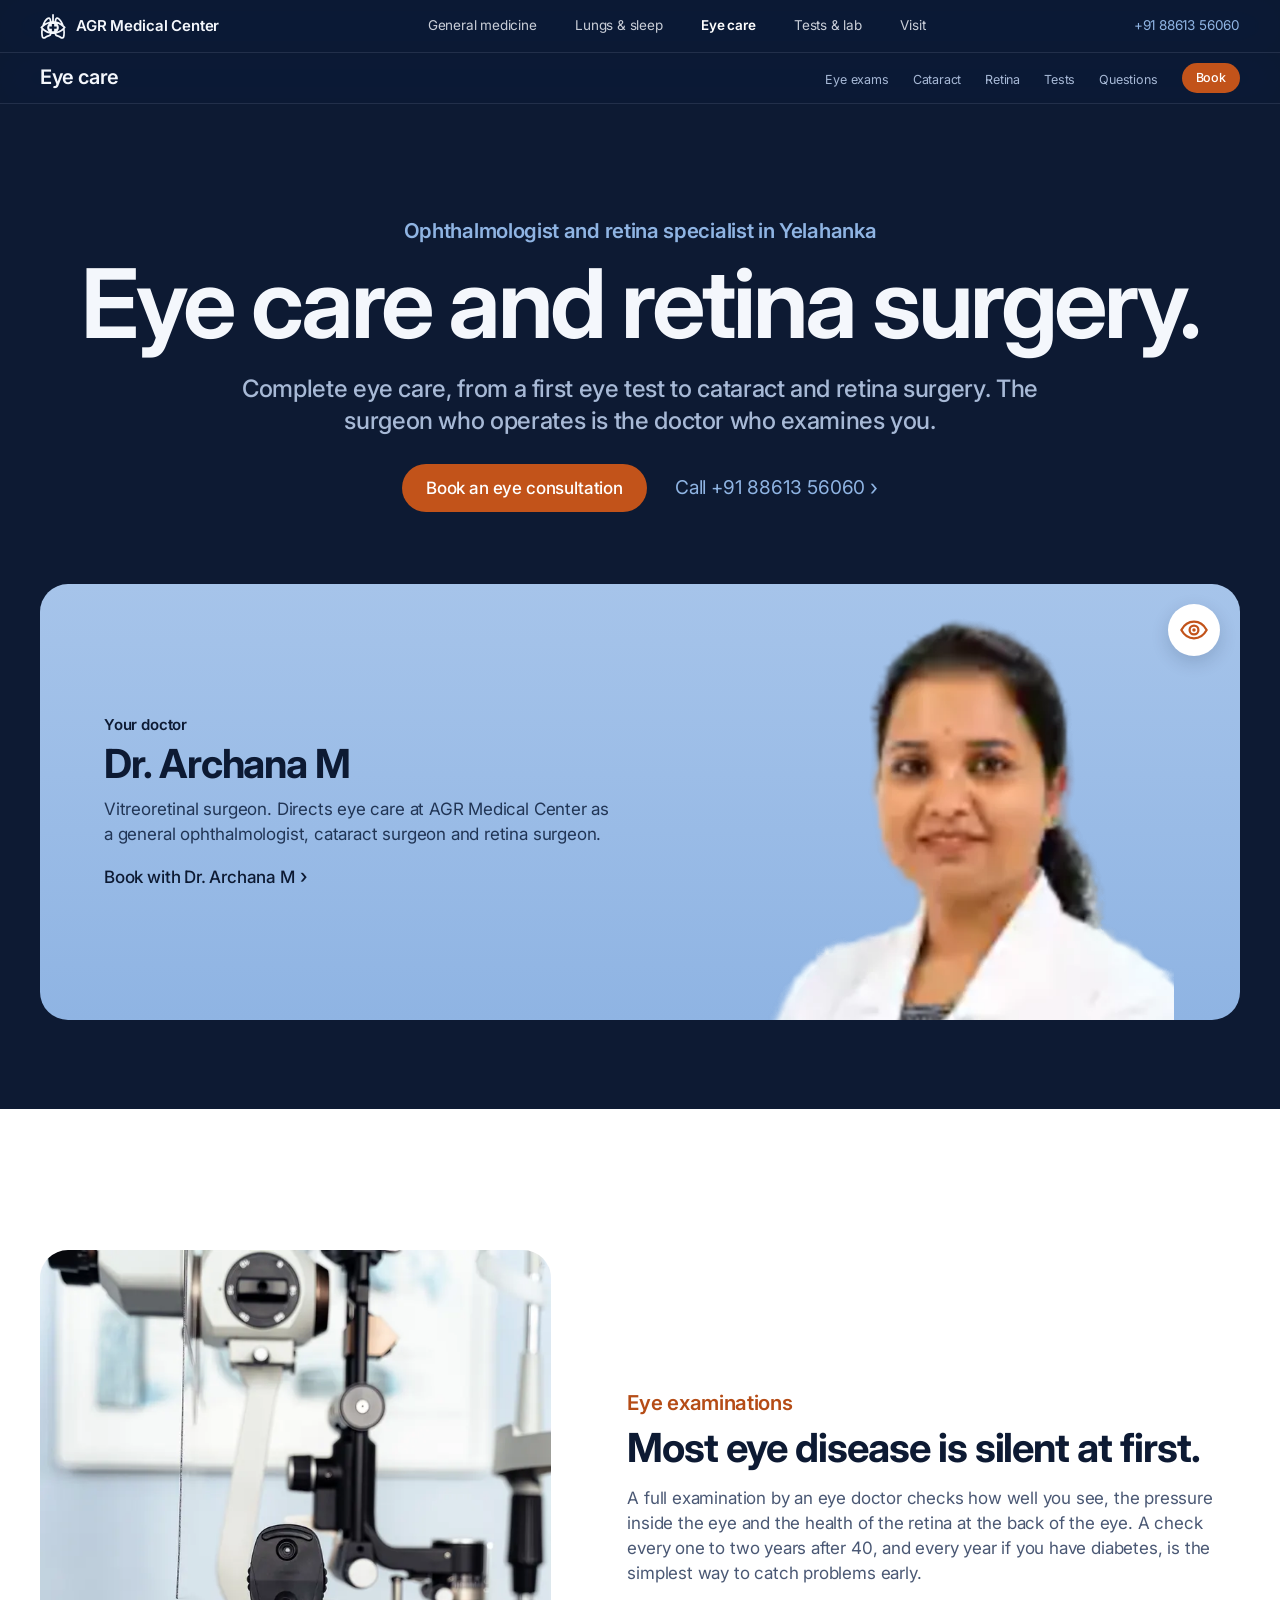
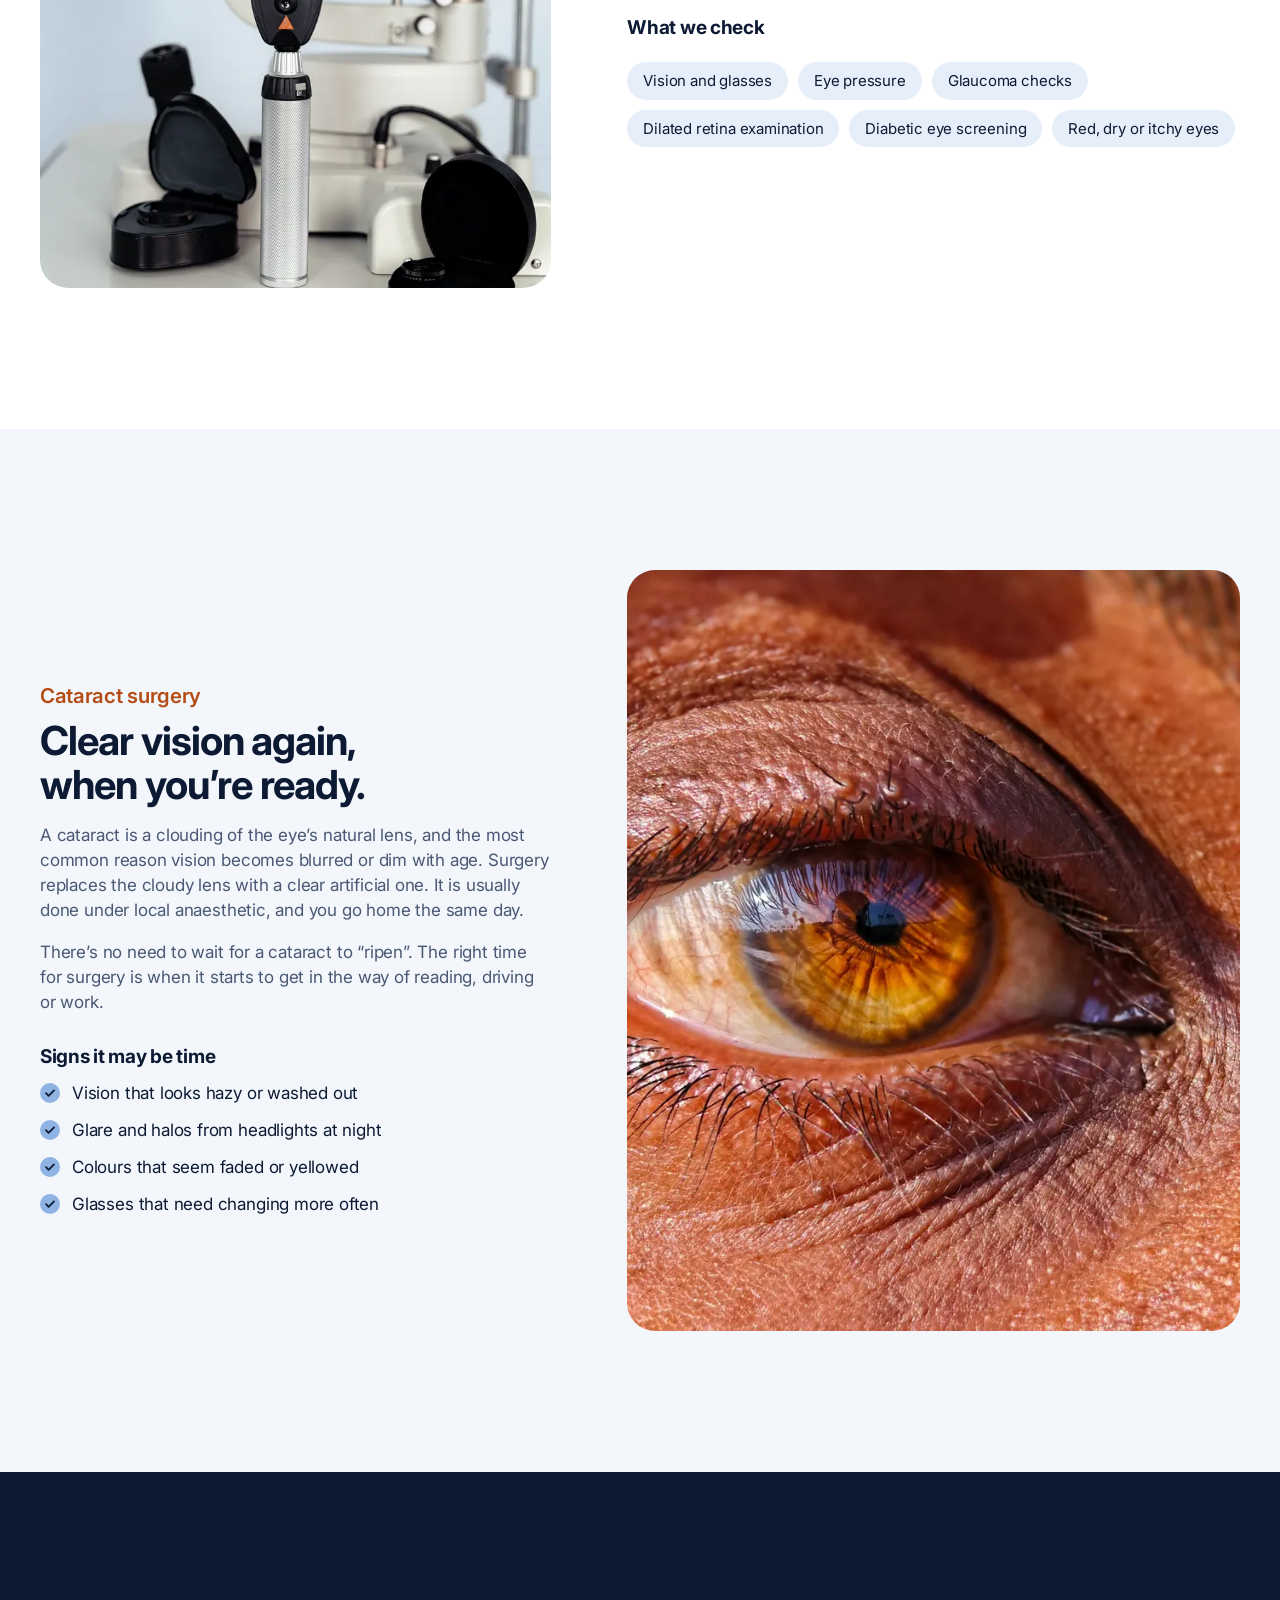
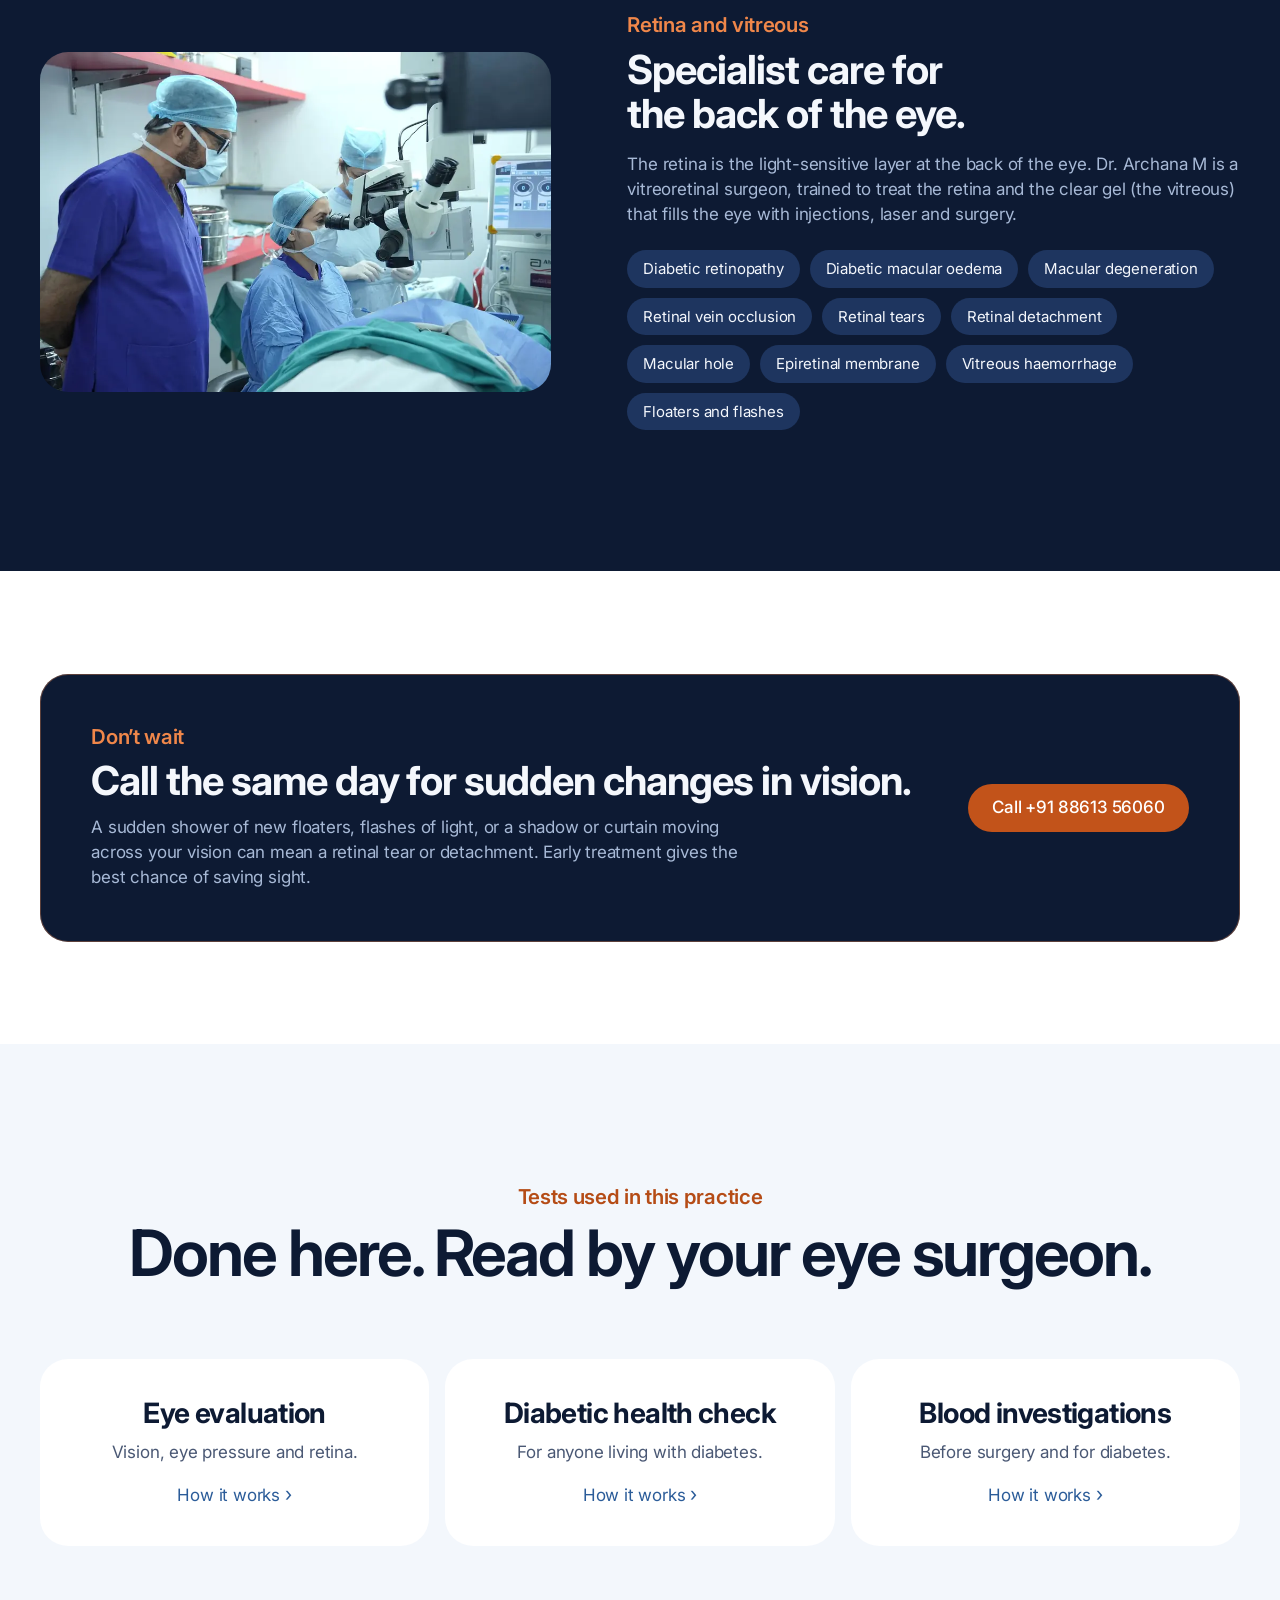
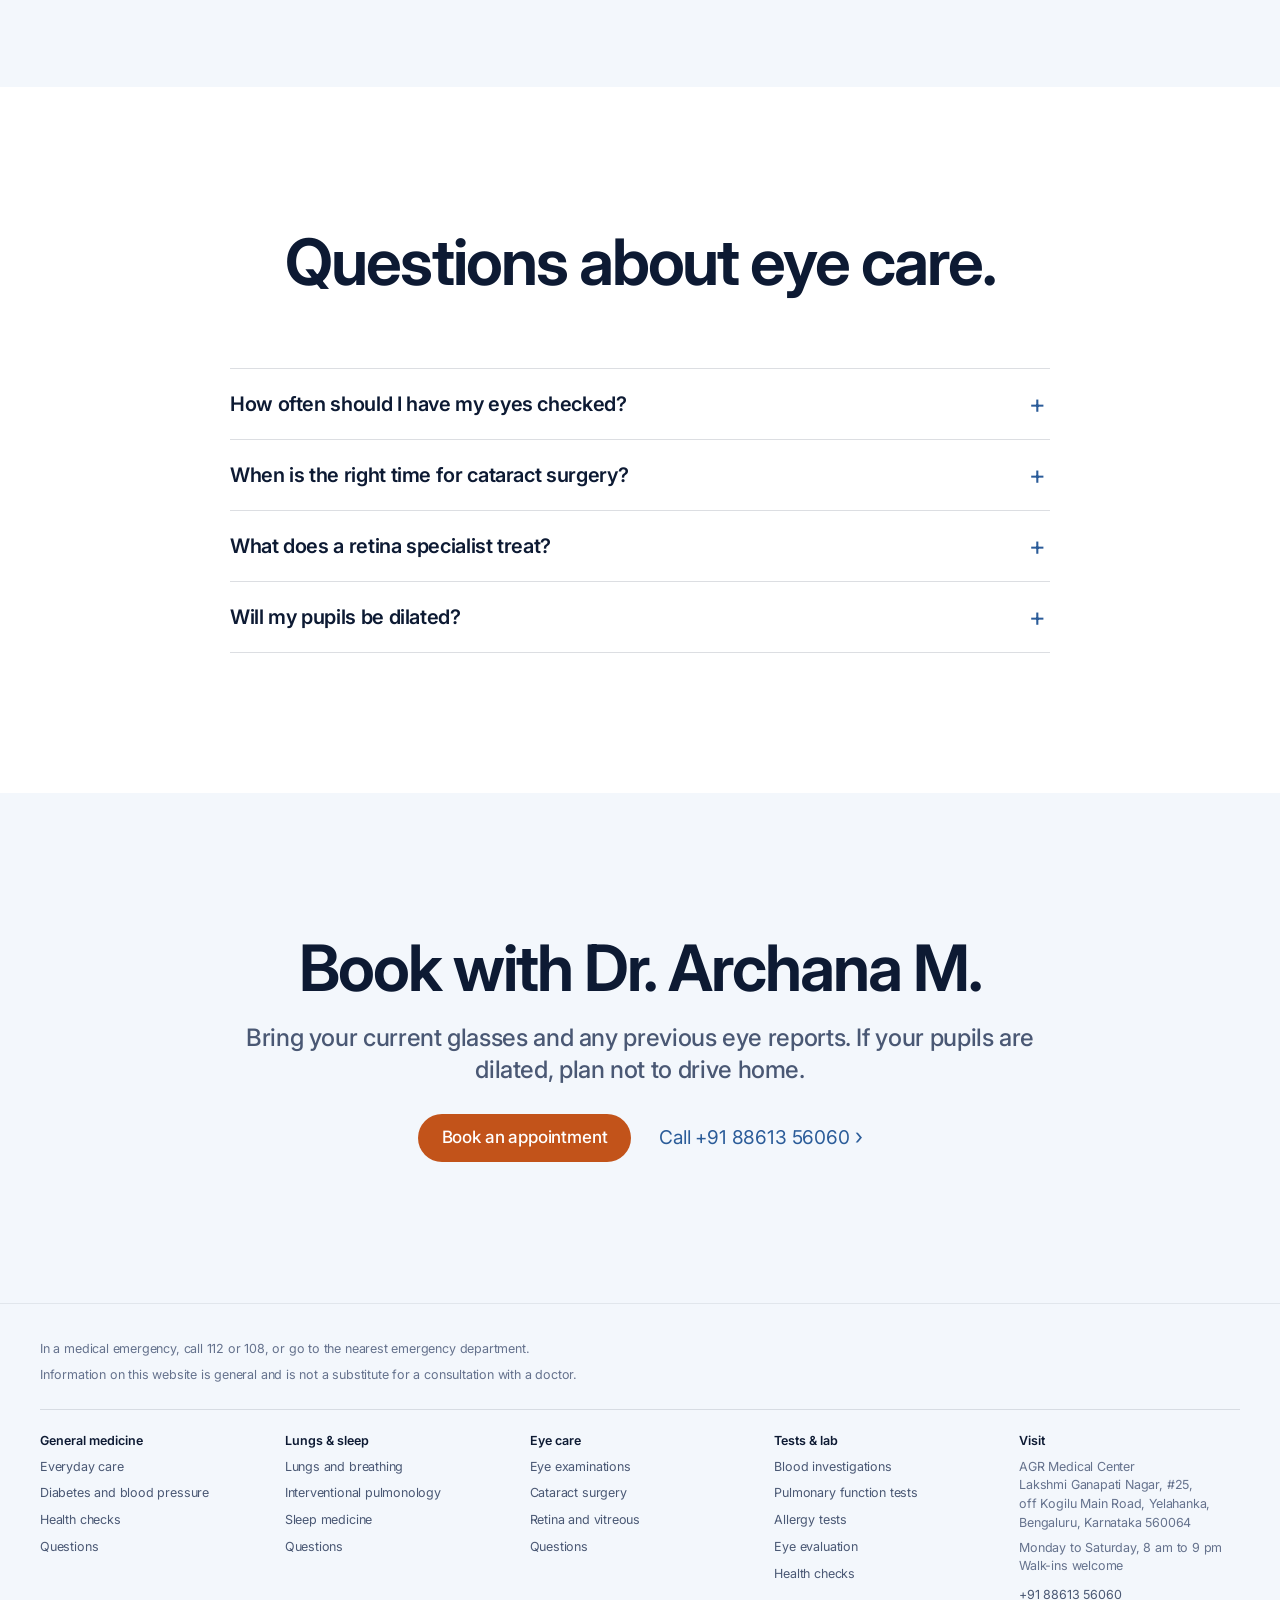
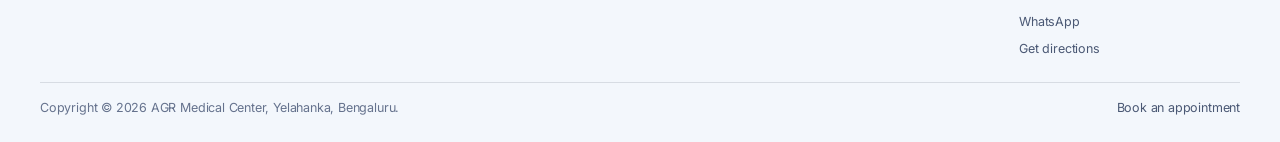
<file: eye-care.html>
<!doctype html>
<html lang="en-IN">
<head>
  <meta charset="utf-8">
  <meta name="viewport" content="width=device-width, initial-scale=1">
  <title>Eye Specialist &amp; Retina Surgeon in Yelahanka | Dr. Archana M</title>
  <meta name="description" content="Dr. Archana M, eye specialist and retina surgeon in Yelahanka, North Bangalore. Eye exams, cataract surgery, diabetic retinopathy and retinal detachment care.">
  <meta property="og:title" content="Eye specialist and retina surgeon in Yelahanka, North Bangalore">
  <meta property="og:description" content="Eye examinations, cataract and retina surgery with Dr. Archana M at AGR Medical Center.">
  <!-- @head -->
<meta name="theme-color" content="#0d1a33">
  <link rel="icon" href="assets/img/favicon.svg" type="image/svg+xml">
  <link rel="apple-touch-icon" href="assets/img/apple-touch-icon.png">
  <link rel="preload" href="assets/fonts/inter-latin.woff2" as="font" type="font/woff2" crossorigin>
  <link rel="stylesheet" href="assets/css/site.css">
  <script>document.documentElement.classList.add('js')</script>
  <meta property="og:type" content="website">
  <meta property="og:site_name" content="AGR Medical Center">
  <meta property="og:locale" content="en_IN">
  <meta property="og:image" content="assets/img/og-image.jpg">
  <meta name="twitter:card" content="summary_large_image">
  <meta name="geo.region" content="IN-KA">
  <meta name="geo.placename" content="Yelahanka, Bengaluru">
<!-- /@head -->
  <script type="application/ld+json">
  {
    "@context": "https://schema.org",
    "@graph": [
      {
        "@type": "Physician",
        "name": "Dr. Archana M",
        "description": "Ophthalmologist, cataract surgeon and vitreoretinal (retina) surgeon at AGR Medical Center, Yelahanka, North Bangalore.",
        "medicalSpecialty": ["Optometric", "Surgical"],
        "image": "assets/img/dr-archana-cutout.webp",
        "telephone": "+91-88613-56060",
        "address": {"@type": "PostalAddress", "streetAddress": "Lakshmi Ganapati Nagar, #25, off Kogilu Main Road, Yelahanka", "addressLocality": "Bengaluru", "addressRegion": "Karnataka", "postalCode": "560064", "addressCountry": "IN"},
        "areaServed": ["Yelahanka", "North Bangalore"],
        "availableService": [
          {"@type": "MedicalTest", "name": "Eye examination"},
          {"@type": "MedicalProcedure", "name": "Cataract surgery"},
          {"@type": "MedicalProcedure", "name": "Vitreoretinal surgery"},
          {"@type": "MedicalTherapy", "name": "Diabetic retinopathy treatment"}
        ]
      },
      {
        "@type": "FAQPage",
        "mainEntity": [
          {"@type": "Question", "name": "How often should I have my eyes checked?", "acceptedAnswer": {"@type": "Answer", "text": "Every one to two years after the age of 40, and every year if you have diabetes. Sooner if your vision changes."}},
          {"@type": "Question", "name": "When is the right time for cataract surgery?", "acceptedAnswer": {"@type": "Answer", "text": "When the cataract starts to get in the way of reading, driving or work. There is no need to wait for a cataract to ripen."}},
          {"@type": "Question", "name": "What does a retina specialist treat?", "acceptedAnswer": {"@type": "Answer", "text": "Conditions of the retina and vitreous at the back of the eye, such as diabetic retinopathy, macular degeneration, retinal vein occlusion, retinal tears and detachment, macular holes and vitreous haemorrhage."}},
          {"@type": "Question", "name": "Will my pupils be dilated?", "acceptedAnswer": {"@type": "Answer", "text": "Usually, for a full retina examination. The drops blur vision for a few hours, so bring sunglasses and plan not to drive home."}}
        ]
      }
    ]
  }
  </script>
</head>
<body class="has-subnav">
<!-- @nav -->
<svg class="visually-hidden" aria-hidden="true" focusable="false"><symbol id="agr-mark" viewBox="0 0 690 670"><path fill="currentColor" fill-rule="evenodd" d="M 322 99.5 C 322 173.5,321.7 193.1,320.8 193.5 C 320.1 193.7,316.1 194,311.8 194.3 L 304.2 194.7 303 186.6 C 295.4 132.7,282.4 104.8,259.2 93.1 C 224.3 75.5,180.2 96.1,136.6 150.5 C 108.1 186.2,78.5 241.9,61.4 292.4 L 56 308.2 40.6 324.4 C 26.1 339.5,13.3 354.3,8.1 361.8 L 5.8 365.1 13.3 374.3 C 17.4 379.4,23.6 386.7,27.1 390.6 L 33.6 397.8 30.9 416.7 C 25.6 454.2,24.8 463.2,24.3 491.3 C 23.3 545.9,31.6 607.2,43.1 629 C 55.4 652.3,78 665.1,104.5 663.7 C 122.4 662.7,133.8 658.1,160.2 641.4 C 188.9 623.2,203.1 616.6,229.8 609.4 C 259.2 601.4,270.5 595.6,283.8 581.6 C 293.1 571.8,302.6 552.1,305.6 536.6 C 306.2 533,306.2 533,310.4 533.8 C 312.6 534.2,330.3 534.5,349.6 534.5 L 384.8 534.5 385.8 539 C 387.6 546.9,394.9 564.6,398.9 570.7 C 403.9 578.4,414.2 588.7,422.8 594.4 C 432.5 600.8,441.8 604.5,459.6 609.1 C 488.4 616.5,497.5 620.6,529.5 640.5 C 560.4 659.8,568.3 663,586.5 663.7 C 605.2 664.5,617.7 660.6,631 649.8 C 648.2 635.9,654.4 620.1,660.9 574.3 C 669 517.2,668 460.3,657.9 403.7 L 656.9 397.9 665.3 388.2 C 675.8 376,684 365.5,684 364.2 C 684 361.5,663.9 338.1,644.4 318 L 634.2 307.5 628.5 291 C 600.6 210.8,560.6 147,515.3 110.7 C 468.4 73.1,420.6 81.2,400.9 130.1 C 395.7 143.1,389.6 169.5,387.4 188.2 L 386.8 194 379.5 194 C 375.4 194,371.5 193.7,370.6 193.4 C 369.2 192.8,369 183.6,369 99.4 L 369 6 345.5 6 L 322 6 322 99.5 M 226.5 134.4 C 199.2 143.1,160.3 188.2,133.1 242.8 C 129.7 249.5,127.2 255,127.4 255 C 127.6 255,131.8 252.5,136.6 249.4 C 165.2 231.5,206.5 214.3,242.7 205.2 L 257.4 201.4 257.2 196.5 C 256.4 182.4,252.1 160.9,247.8 150 C 242 135.1,236.7 131.2,226.5 134.4 M 452.8 135 C 444.6 139.4,436.4 164.5,433.5 194.2 L 432.8 200.9 437.1 202 C 452.8 205.9,458.8 207.6,469 210.7 C 498.2 219.7,538.8 238.4,558.7 252.1 C 561.1 253.8,563 254.8,563 254.5 C 563 253.3,550.4 228.9,544.2 218.1 C 514.4 166.1,470 125.8,452.8 135 M 216.5 262.9 C 163.9 282.2,114.8 314.6,75.3 356.1 L 67 364.7 73.8 371.6 C 105.3 404.1,145.2 432.9,184 451.3 C 196.9 457.5,229.3 471,229.9 470.5 C 230.1 470.3,228.2 467.7,225.6 464.9 C 210.1 447.6,197.6 421.8,192.4 396.2 C 182.7 348.1,194.6 300.2,225.3 264.7 C 228 261.5,230.1 258.8,229.9 258.5 C 229.7 258.3,223.6 260.3,216.5 262.9 M 460 258.6 C 460 258.9,462.7 262.1,465.9 265.6 C 495.5 298,508.3 349.7,498.5 397.5 C 493.7 420.5,481.1 446,465.3 464.7 C 458.9 472.2,458.4 472.2,477 464.8 C 530.3 443.3,574.9 414,613.9 374.6 L 623.3 365.1 619.1 360.1 C 607.6 346.3,577.4 320,556.6 305.5 C 537.9 292.6,510.1 277.5,488.6 268.6 C 477.8 264.1,460 257.9,460 258.6 M 319.4 266.2 C 314.9 268.4,314.6 270.3,314.6 302.8 L 314.5 333.5 282.7 334 C 251 334.5,250.8 334.5,249 336.8 C 246.4 340,245.8 346.7,246.2 369.2 C 246.5 387.3,246.7 389.1,248.6 391.7 C 249.7 393.2,251.8 394.8,253.1 395.1 C 254.4 395.5,268.9 395.8,285.2 395.9 L 315 396 315 427.5 L 315 459.1 317.4 461.5 C 320.6 464.7,326.4 465.3,350.1 464.8 C 362.9 464.6,370.2 464.1,371.6 463.3 C 375.5 461,376 457.2,376 425.9 L 376 396 405.8 395.9 C 422.1 395.8,436.6 395.5,437.9 395.1 C 439.2 394.8,441.3 393.2,442.4 391.7 C 444.4 389,444.5 387.7,444.5 365.2 C 444.4 339.7,443.9 336.7,439.5 335 C 438 334.4,423.9 334,406.4 334 L 376 334 376 303.6 C 376 286.6,375.6 272,375 270.6 C 373.1 265.5,370.2 265,344.8 265.1 C 330.9 265.1,320.6 265.6,319.4 266.2 M 73.6 442.2 C 67.6 492.6,69.7 541.7,79.6 589.5 C 83.4 607.6,86.1 612.7,93.5 616.1 C 102.6 620.3,109.8 618,131.3 604.2 C 166.9 581.2,186.3 572.3,220 563.5 C 237.9 558.8,241.8 557.2,247.4 552 C 252 547.8,257 537.6,258.4 529.9 L 259 526.3 250.8 524.5 C 195.7 512.8,126.7 479.1,80.4 441.4 C 77.5 439,74.8 437,74.6 437 C 74.4 437,74 439.4,73.6 442.2 M 611.5 440.5 C 609.3 442.3,600.5 448.8,592 454.9 C 546.7 487.3,495.7 511,444.5 523.5 C 438.4 524.9,433 526.3,432.3 526.5 C 430.8 527,433.2 536.5,436.5 543 C 439.4 548.7,446.6 555.5,452.6 558.1 C 455.2 559.1,462.7 561.4,469.4 563.1 C 500.9 571,521.4 579.9,549 597.6 C 570.6 611.5,575.2 614.2,580.3 616.2 C 591.1 620.3,600.7 617.2,605.2 608 C 609.7 598.8,616.4 563.8,619.1 535.6 C 621.2 513.3,619.1 443.5,616.1 438.4 C 615.7 437.6,614.1 438.3,611.5 440.5"/></symbol><symbol id="i-lungs" viewBox="0 0 24 24"><g fill="none" stroke="currentColor" stroke-width="1.7" stroke-linecap="round" stroke-linejoin="round"><path d="M12 3.5V11M12 11l-1.6 1.6M12 11l1.6 1.6"/><path d="M10.4 7.8C7.4 8.4 4.6 12.6 3.9 17.3c-.3 2 1.1 3.3 3 2.8l2.3-.6c.8-.2 1.2-.9 1.2-1.7z"/><path d="M13.6 7.8c3 .6 5.8 4.8 6.5 9.5.3 2-1.1 3.3-3 2.8l-2.3-.6c-.8-.2-1.2-.9-1.2-1.7z"/></g></symbol><symbol id="i-eye" viewBox="0 0 24 24"><g fill="none" stroke="currentColor" stroke-width="1.7" stroke-linecap="round" stroke-linejoin="round"><path d="M2.5 12C4.8 7.8 8.2 5.8 12 5.8s7.2 2 9.5 6.2c-2.3 4.2-5.7 6.2-9.5 6.2S4.8 16.2 2.5 12z"/><circle cx="12" cy="12" r="3.3"/></g><circle cx="12" cy="12" r="1.3" fill="currentColor"/></symbol><symbol id="i-stetho" viewBox="0 0 24 24"><g fill="none" stroke="currentColor" stroke-width="1.7" stroke-linecap="round" stroke-linejoin="round"><path d="M6 3.5H4.5v5a4.5 4.5 0 0 0 9 0v-5H12"/><path d="M9 13v1.5a5 5 0 0 0 10 0V13"/><circle cx="19" cy="11" r="2"/></g></symbol></svg>
<a class="skip-link" href="#main">Skip to content</a>
<header class="nav">
  <div class="wrap nav__inner">
    <a class="brand" href="index.html" aria-label="AGR Medical Center, home"><svg aria-hidden="true" focusable="false"><use href="#agr-mark"></use></svg><span>AGR Medical Center</span></a>
    <nav aria-label="Main">
      <ul class="nav__links">
        <li><a href="general-medicine.html">General medicine</a></li>
        <li><a href="lungs-sleep.html">Lungs &amp; sleep</a></li>
        <li><a href="eye-care.html" aria-current="page">Eye care</a></li>
        <li><a href="diagnostics.html">Tests &amp; lab</a></li>
        <li><a href="visit.html">Visit</a></li>
      </ul>
    </nav>
    <div class="nav__actions">
      <a class="nav__phone" href="tel:+918861356060">+91 88613 56060</a>
      <a class="btn btn--sm" href="visit.html#book">Book</a>
    </div>
    <button class="menu-btn" type="button" aria-expanded="false" aria-controls="menu" aria-label="Open menu"><span></span><span></span></button>
  </div>
</header>
<div class="menu" id="menu" hidden>
  <nav aria-label="Main">
    <ul>
      <li><a class="menu__link" href="index.html">Home</a></li>
      <li><a class="menu__link" href="general-medicine.html">General medicine</a></li>
      <li><a class="menu__link" href="lungs-sleep.html">Lungs &amp; sleep</a></li>
      <li><a class="menu__link" href="eye-care.html" aria-current="page">Eye care</a></li>
      <li><a class="menu__link" href="diagnostics.html">Tests &amp; lab</a></li>
      <li><a class="menu__link" href="visit.html">Visit</a></li>
    </ul>
  </nav>
  <div class="menu__foot">
    <a class="btn" href="visit.html#book">Book an appointment</a>
    <a class="btn btn--ghost-light" href="tel:+918861356060">Call +91 88613 56060</a>
  </div>
</div>
<!-- /@nav -->

<nav class="subnav" aria-label="On this page">
  <div class="wrap subnav__inner">
    <a class="subnav__title" href="#main">Eye care</a>
    <ul class="subnav__links">
      <li><a href="#exams">Eye exams</a></li>
      <li><a href="#cataract">Cataract</a></li>
      <li><a href="#retina">Retina</a></li>
      <li><a href="#tests">Tests</a></li>
      <li><a href="#faq">Questions</a></li>
      <li><a class="btn btn--sm" href="visit.html?see=archana#book">Book</a></li>
    </ul>
  </div>
</nav>

<main id="main">

  <section class="hero hero--page" aria-labelledby="page-title">
    <div class="wrap">
      <h1 class="hero__title" id="page-title">
        <span class="eyebrow">Ophthalmologist and retina specialist in Yelahanka</span>
        <span class="display">Eye care and retina surgery.</span>
      </h1>
      <p class="lead">Complete eye care, from a first eye test to cataract and retina surgery. The surgeon who operates is the doctor who examines you.</p>
      <div class="ctas">
        <a class="btn" href="visit.html?see=archana#book">Book an eye consultation</a>
        <a class="more" href="tel:+918861356060">Call +91 88613 56060</a>
      </div>

      <div class="tile tile--dusk doc-split" data-reveal>
        <span class="doc-card__badge" title="Ophthalmology"><svg aria-hidden="true" focusable="false"><use href="#i-eye"></use></svg></span>
        <div class="doc-split__text">
          <p class="tile__eyebrow">Your doctor</p>
          <h2 class="tile__title">Dr.&nbsp;Archana&nbsp;M</h2>
          <p class="tile__text">Vitreoretinal surgeon. Directs eye care at AGR Medical Center as a general ophthalmologist, cataract surgeon and retina surgeon.</p>
          <!-- Add qualifications and medical registration number here. -->
          <div class="tile__links"><a class="more" href="visit.html?see=archana#book">Book with Dr.&nbsp;Archana&nbsp;M</a></div>
        </div>
        <div class="doc-split__photo doc-split__photo--wide">
          <img src="assets/img/dr-archana-cutout.webp" width="477" height="508" fetchpriority="high" alt="Dr. Archana M, ophthalmologist and retina surgeon in Yelahanka">
        </div>
      </div>
    </div>
  </section>

  <section class="section" id="exams" aria-labelledby="exams-title">
    <div class="wrap block">
      <figure class="block__media" data-reveal>
        <img src="assets/img/slit-lamp-device-720.webp" srcset="assets/img/slit-lamp-device-720.webp 720w, assets/img/slit-lamp-device-1280.webp 1280w" sizes="(max-width: 860px) 92vw, 45vw" width="720" height="900" loading="lazy" decoding="async" alt="A slit lamp and ophthalmoscope in an eye examination room">
      </figure>
      <div class="block__body" data-reveal>
        <span class="eyebrow">Eye examinations</span>
        <h2 class="headline-sm" id="exams-title">Most eye disease is silent at first.</h2>
        <p>A full examination by an eye doctor checks how well you see, the pressure inside the eye and the health of the retina at the back of the eye. A check every one to two years after 40, and every year if you have diabetes, is the simplest way to catch problems early.</p>
        <h3>What we check</h3>
        <ul class="chips">
          <li>Vision and glasses</li>
          <li>Eye pressure</li>
          <li>Glaucoma checks</li>
          <li>Dilated retina examination</li>
          <li>Diabetic eye screening</li>
          <li>Red, dry or itchy eyes</li>
        </ul>
      </div>
    </div>
  </section>

  <section class="section section--tint" id="cataract" aria-labelledby="cataract-title">
    <div class="wrap block block--flip">
      <figure class="block__media" data-reveal>
        <img src="assets/img/eye-iris-720.webp" srcset="assets/img/eye-iris-720.webp 720w, assets/img/eye-iris-1400.webp 1400w" sizes="(max-width: 860px) 92vw, 45vw" width="720" height="895" loading="lazy" decoding="async" alt="Close-up of a brown eye">
      </figure>
      <div class="block__body" data-reveal>
        <span class="eyebrow">Cataract surgery</span>
        <h2 class="headline-sm" id="cataract-title">Clear vision again, when you&rsquo;re ready.</h2>
        <p>A cataract is a clouding of the eye&rsquo;s natural lens, and the most common reason vision becomes blurred or dim with age. Surgery replaces the cloudy lens with a clear artificial one. It is usually done under local anaesthetic, and you go home the same day.</p>
        <p>There&rsquo;s no need to wait for a cataract to &ldquo;ripen&rdquo;. The right time for surgery is when it starts to get in the way of reading, driving or work.</p>
        <h3>Signs it may be time</h3>
        <ul class="checklist">
          <li>Vision that looks hazy or washed out</li>
          <li>Glare and halos from headlights at night</li>
          <li>Colours that seem faded or yellowed</li>
          <li>Glasses that need changing more often</li>
        </ul>
      </div>
    </div>
  </section>

  <section class="section section--dark" id="retina" aria-labelledby="retina-title">
    <div class="wrap block">
      <figure class="block__media" data-reveal>
        <img src="assets/img/eye-surgery-960.webp" srcset="assets/img/eye-surgery-960.webp 960w, assets/img/eye-surgery-1800.webp 1800w" sizes="(max-width: 860px) 92vw, 45vw" width="960" height="640" loading="lazy" decoding="async" alt="An eye surgeon operating with a surgical microscope">
      </figure>
      <div class="block__body on-dark" data-reveal>
        <span class="eyebrow">Retina and vitreous</span>
        <h2 class="headline-sm" id="retina-title">Specialist care for the back of the eye.</h2>
        <p>The retina is the light-sensitive layer at the back of the eye. Dr.&nbsp;Archana&nbsp;M is a vitreoretinal surgeon, trained to treat the retina and the clear gel (the vitreous) that fills the eye with injections, laser and surgery.</p>
        <ul class="chips">
          <li>Diabetic retinopathy</li>
          <li>Diabetic macular oedema</li>
          <li>Macular degeneration</li>
          <li>Retinal vein occlusion</li>
          <li>Retinal tears</li>
          <li>Retinal detachment</li>
          <li>Macular hole</li>
          <li>Epiretinal membrane</li>
          <li>Vitreous haemorrhage</li>
          <li>Floaters and flashes</li>
        </ul>
      </div>
    </div>
  </section>

  <section class="section section--tight" aria-labelledby="urgent-title">
    <div class="wrap">
      <div class="urgent" data-reveal>
        <div>
          <span class="eyebrow">Don&rsquo;t wait</span>
          <h2 class="headline-sm" id="urgent-title">Call the same day for sudden changes in vision.</h2>
          <p>A sudden shower of new floaters, flashes of light, or a shadow or curtain moving across your vision can mean a retinal tear or detachment. Early treatment gives the best chance of saving sight.</p>
        </div>
        <a class="btn" href="tel:+918861356060">Call +91 88613 56060</a>
      </div>
    </div>
  </section>

  <section class="section section--tint" id="tests" aria-labelledby="tests-title">
    <div class="wrap">
      <div class="intro center" data-reveal>
        <span class="eyebrow">Tests used in this practice</span>
        <h2 class="headline" id="tests-title">Done here. Read by your eye surgeon.</h2>
      </div>
      <div class="bento">
        <article class="tile tile--white tile--pad" data-reveal>
          <h3 class="tile__title tile__title--sm">Eye evaluation</h3>
          <p class="tile__text">Vision, eye pressure and retina.</p>
          <div class="tile__links"><a class="more" href="diagnostics.html#eye">How it works</a></div>
        </article>
        <article class="tile tile--white tile--pad" data-reveal>
          <h3 class="tile__title tile__title--sm">Diabetic health check</h3>
          <p class="tile__text">For anyone living with diabetes.</p>
          <div class="tile__links"><a class="more" href="diagnostics.html#health-checks">How it works</a></div>
        </article>
        <article class="tile tile--white tile--pad md-full" data-reveal>
          <h3 class="tile__title tile__title--sm">Blood investigations</h3>
          <p class="tile__text">Before surgery and for diabetes.</p>
          <div class="tile__links"><a class="more" href="diagnostics.html#blood">How it works</a></div>
        </article>
      </div>
    </div>
  </section>

  <section class="section" id="faq" aria-labelledby="faq-title">
    <div class="wrap">
      <div class="intro center" data-reveal>
        <h2 class="headline" id="faq-title">Questions about eye care.</h2>
      </div>
      <div class="faq" data-reveal>
        <details>
          <summary>How often should I have my eyes checked?</summary>
          <p>Every one to two years after the age of 40, and every year if you have diabetes. Sooner if your vision changes.</p>
        </details>
        <details>
          <summary>When is the right time for cataract surgery?</summary>
          <p>When the cataract starts to get in the way of reading, driving or work. There&rsquo;s no need to wait for a cataract to &ldquo;ripen&rdquo;.</p>
        </details>
        <details>
          <summary>What does a retina specialist treat?</summary>
          <p>Conditions of the retina and vitreous at the back of the eye, such as diabetic retinopathy, macular degeneration, retinal vein occlusion, retinal tears and detachment, macular holes and vitreous haemorrhage.</p>
        </details>
        <details>
          <summary>Will my pupils be dilated?</summary>
          <p>Usually, for a full retina examination. The drops blur vision for a few hours, so bring sunglasses and plan not to drive home.</p>
        </details>
      </div>
    </div>
  </section>

  <section class="section section--tint" aria-labelledby="cta-title">
    <div class="wrap wrap--narrow center" data-reveal>
      <h2 class="headline" id="cta-title">Book with Dr.&nbsp;Archana&nbsp;M.</h2>
      <p class="lead">Bring your current glasses and any previous eye reports. If your pupils are dilated, plan not to drive home.</p>
      <div class="ctas">
        <a class="btn" href="visit.html?see=archana#book">Book an appointment</a>
        <a class="more" href="tel:+918861356060">Call +91 88613 56060</a>
      </div>
    </div>
  </section>

</main>

<!-- @footer -->
<footer class="footer">
  <div class="wrap">
    <div class="footer__notes">
      <p>In a medical emergency, call 112 or 108, or go to the nearest emergency department.</p>
      <p>Information on this website is general and is not a substitute for a consultation with a doctor.</p>
    </div>
    <div class="footer__cols">
      <div>
        <h2>General medicine</h2>
        <ul>
          <li><a href="general-medicine.html#everyday">Everyday care</a></li>
          <li><a href="general-medicine.html#long-term">Diabetes and blood pressure</a></li>
          <li><a href="general-medicine.html#checks">Health checks</a></li>
          <li><a href="general-medicine.html#faq">Questions</a></li>
        </ul>
      </div>
      <div>
        <h2>Lungs &amp; sleep</h2>
        <ul>
          <li><a href="lungs-sleep.html#lungs">Lungs and breathing</a></li>
          <li><a href="lungs-sleep.html#interventional">Interventional pulmonology</a></li>
          <li><a href="lungs-sleep.html#sleep">Sleep medicine</a></li>
          <li><a href="lungs-sleep.html#faq">Questions</a></li>
        </ul>
      </div>
      <div>
        <h2>Eye care</h2>
        <ul>
          <li><a href="eye-care.html#exams">Eye examinations</a></li>
          <li><a href="eye-care.html#cataract">Cataract surgery</a></li>
          <li><a href="eye-care.html#retina">Retina and vitreous</a></li>
          <li><a href="eye-care.html#faq">Questions</a></li>
        </ul>
      </div>
      <div>
        <h2>Tests &amp; lab</h2>
        <ul>
          <li><a href="diagnostics.html#blood">Blood investigations</a></li>
          <li><a href="diagnostics.html#pft">Pulmonary function tests</a></li>
          <li><a href="diagnostics.html#allergy">Allergy tests</a></li>
          <li><a href="diagnostics.html#eye">Eye evaluation</a></li>
          <li><a href="diagnostics.html#health-checks">Health checks</a></li>
        </ul>
      </div>
      <div>
        <h2>Visit</h2>
        <address>AGR Medical Center<br>Lakshmi Ganapati Nagar, #25,<br>off Kogilu Main Road, Yelahanka,<br>Bengaluru, Karnataka 560064</address>
        <p class="footer__hours">Monday to Saturday, 8&nbsp;am to 9&nbsp;pm<br>Walk-ins welcome</p>
        <ul class="footer__contact">
          <li><a href="tel:+918861356060">+91 88613 56060</a></li>
          <li><a href="https://wa.me/918861356060">WhatsApp</a></li>
          <li><a href="https://www.google.com/maps/dir/?api=1&amp;destination=Lakshmi+Ganapati+Nagar%2C+25%2C+Kogilu+Main+Road%2C+Yelahanka%2C+Bengaluru%2C+Karnataka+560064" target="_blank" rel="noopener">Get directions</a></li>
        </ul>
      </div>
    </div>
    <div class="footer__base">
      <p>Copyright &copy; <span data-year>2026</span> AGR Medical Center, Yelahanka, Bengaluru.</p>
      <p><a href="visit.html#book">Book an appointment</a></p>
    </div>
  </div>
</footer>
<script src="assets/js/site.js" defer></script>
<!-- /@footer -->
</body>
</html>
</file>
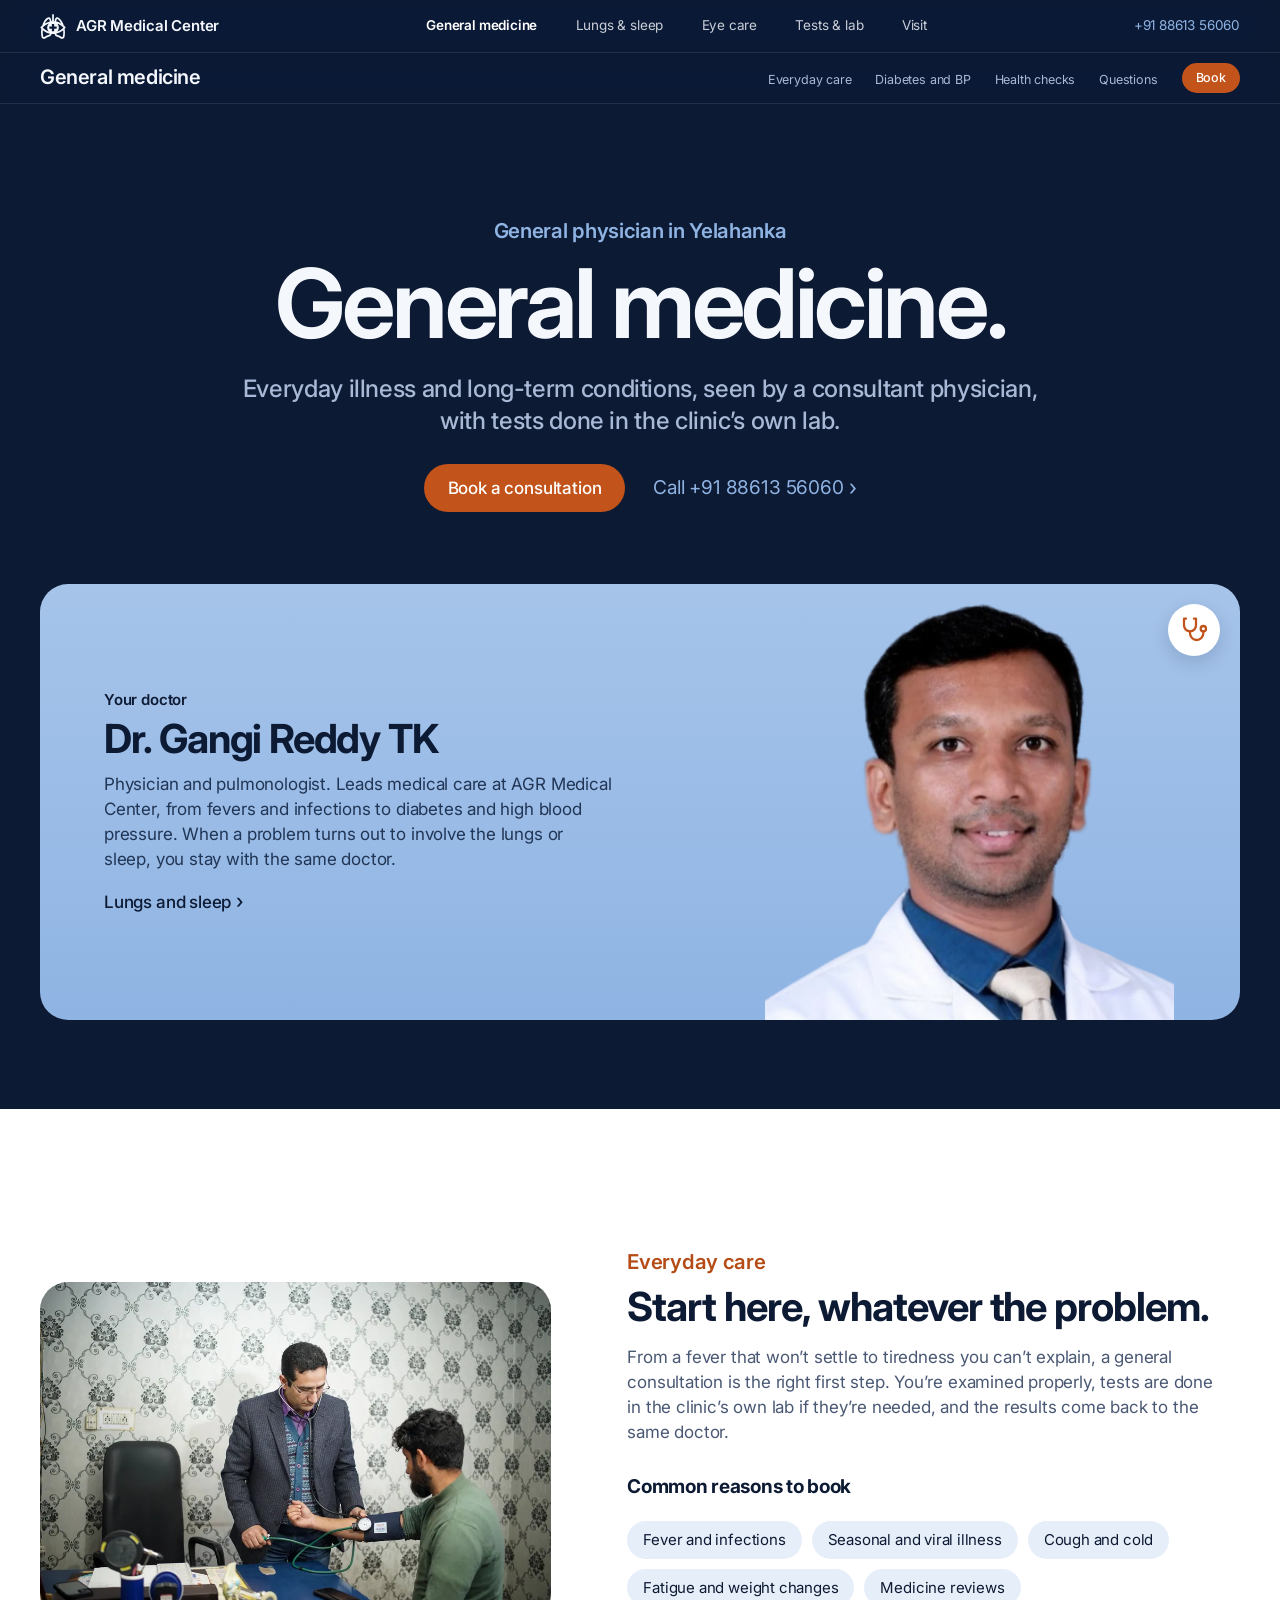
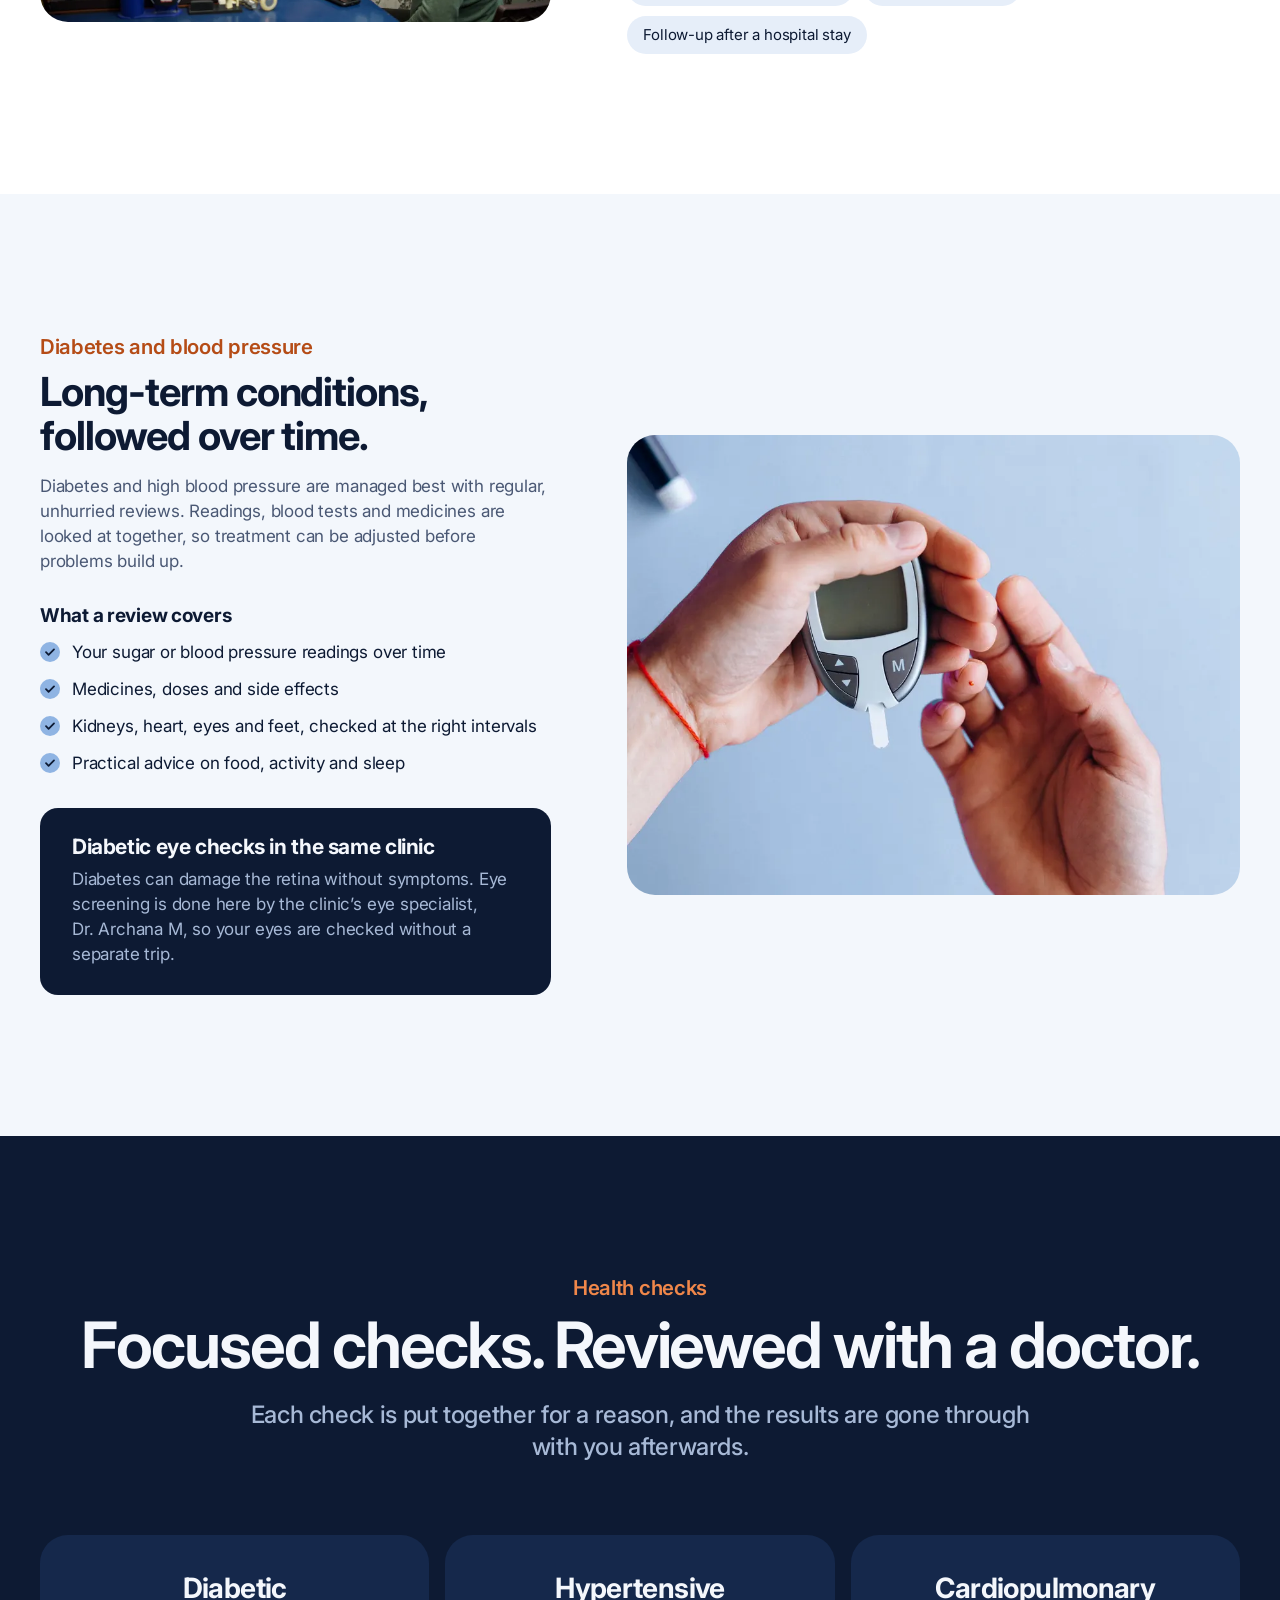
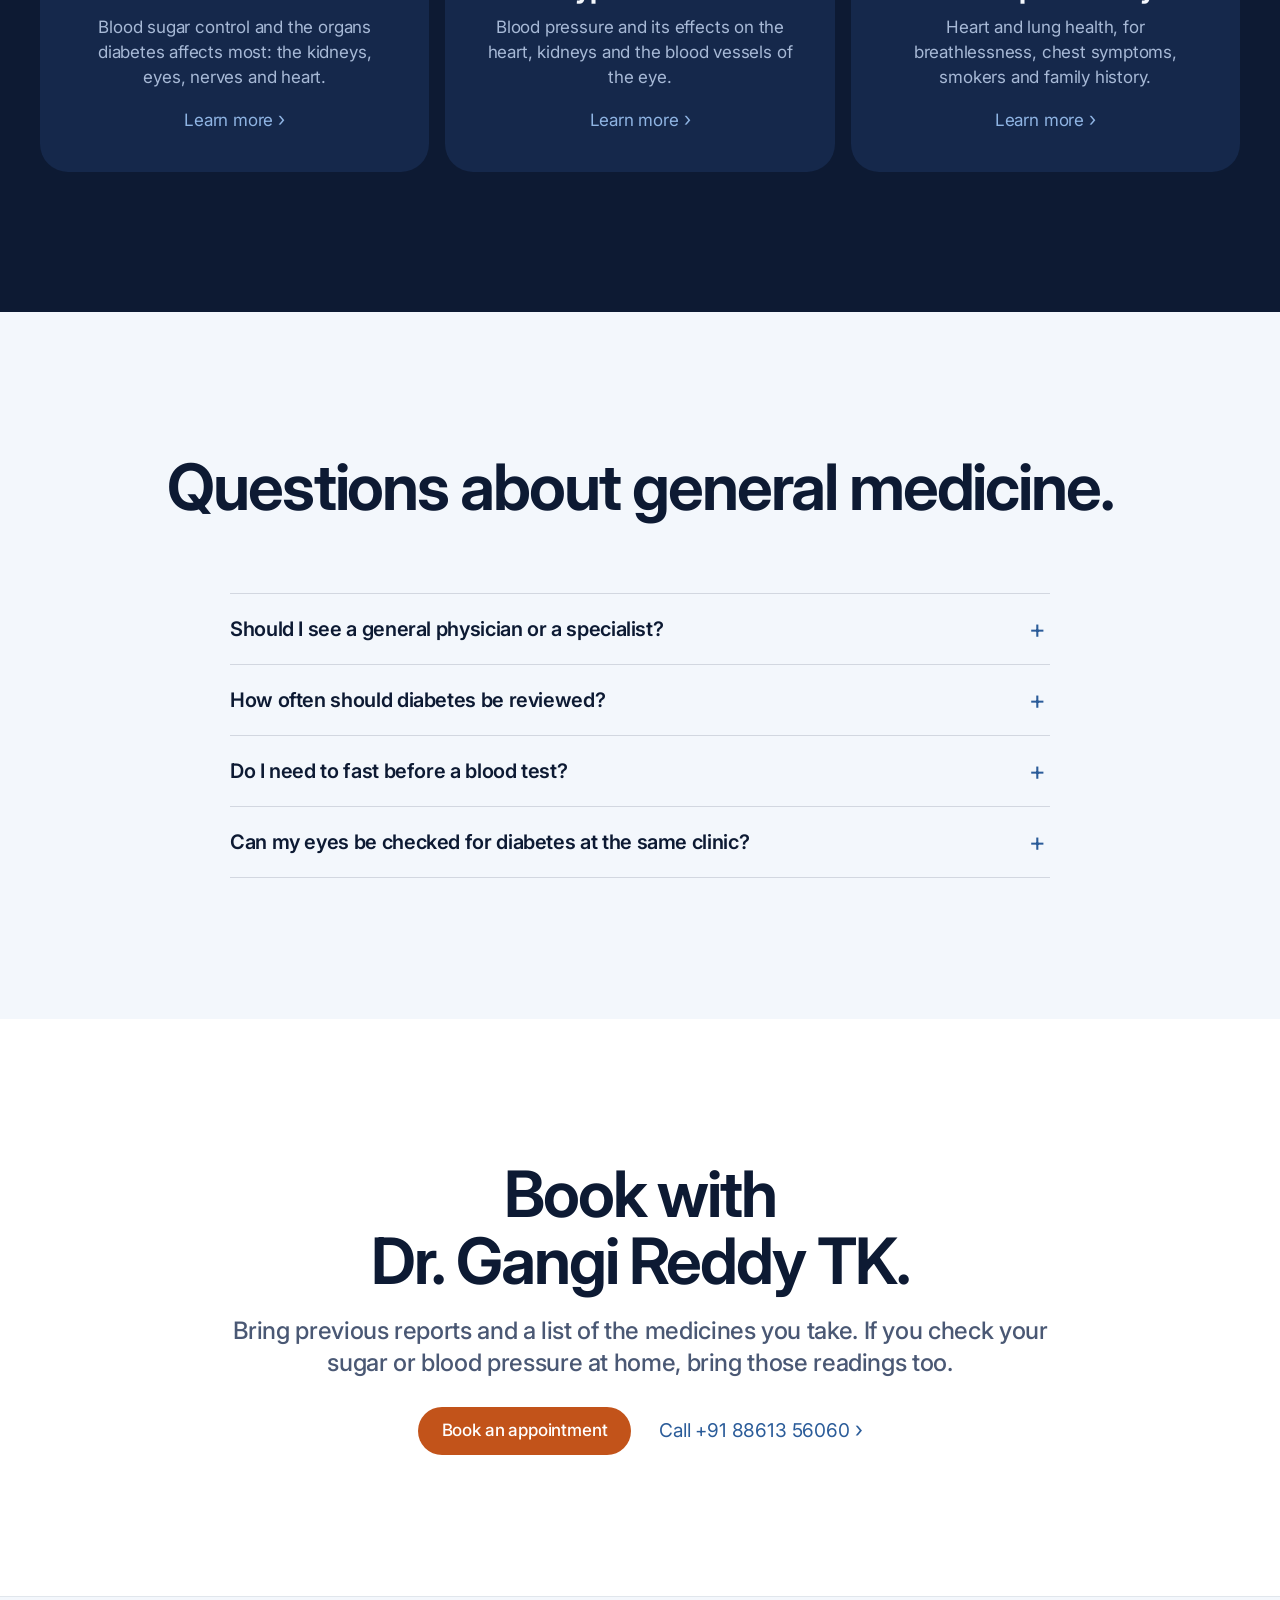
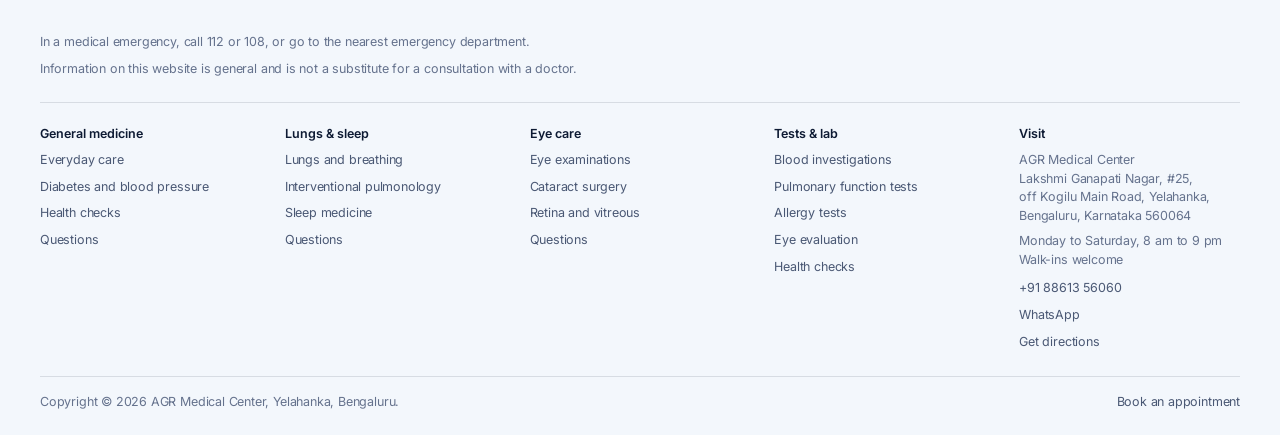
<file: general-medicine.html>
<!doctype html>
<html lang="en-IN">
<head>
  <meta charset="utf-8">
  <meta name="viewport" content="width=device-width, initial-scale=1">
  <title>General Physician in Yelahanka, North Bangalore | Dr. Gangi Reddy TK</title>
  <meta name="description" content="General physician in Yelahanka, North Bangalore: fever, infections, diabetes, blood pressure and health checks with Dr. Gangi Reddy TK. In-house lab.">
  <meta property="og:title" content="General physician in Yelahanka, North Bangalore">
  <meta property="og:description" content="Everyday illness and long-term conditions with Dr. Gangi Reddy TK at AGR Medical Center.">
  <!-- @head -->
<meta name="theme-color" content="#0d1a33">
  <link rel="icon" href="assets/img/favicon.svg" type="image/svg+xml">
  <link rel="apple-touch-icon" href="assets/img/apple-touch-icon.png">
  <link rel="preload" href="assets/fonts/inter-latin.woff2" as="font" type="font/woff2" crossorigin>
  <link rel="stylesheet" href="assets/css/site.css">
  <script>document.documentElement.classList.add('js')</script>
  <meta property="og:type" content="website">
  <meta property="og:site_name" content="AGR Medical Center">
  <meta property="og:locale" content="en_IN">
  <meta property="og:image" content="assets/img/og-image.jpg">
  <meta name="twitter:card" content="summary_large_image">
  <meta name="geo.region" content="IN-KA">
  <meta name="geo.placename" content="Yelahanka, Bengaluru">
<!-- /@head -->
  <script type="application/ld+json">
  {
    "@context": "https://schema.org",
    "@graph": [
      {
        "@type": "Physician",
        "name": "Dr. Gangi Reddy TK",
        "description": "General physician and pulmonologist at AGR Medical Center, Yelahanka, North Bangalore. Fever and infections, diabetes, high blood pressure and health checks.",
        "medicalSpecialty": ["PrimaryCare", "Pulmonary"],
        "image": "assets/img/dr-gangi-reddy-cutout.webp",
        "telephone": "+91-88613-56060",
        "address": {"@type": "PostalAddress", "streetAddress": "Lakshmi Ganapati Nagar, #25, off Kogilu Main Road, Yelahanka", "addressLocality": "Bengaluru", "addressRegion": "Karnataka", "postalCode": "560064", "addressCountry": "IN"},
        "areaServed": ["Yelahanka", "North Bangalore"],
        "availableService": [
          {"@type": "MedicalTherapy", "name": "Diabetes care"},
          {"@type": "MedicalTherapy", "name": "High blood pressure care"},
          {"@type": "MedicalTest", "name": "Blood investigations"},
          {"@type": "MedicalTest", "name": "Diabetic health check"},
          {"@type": "MedicalTest", "name": "Hypertension health check"}
        ]
      },
      {
        "@type": "FAQPage",
        "mainEntity": [
          {"@type": "Question", "name": "Should I see a general physician or a specialist?", "acceptedAnswer": {"@type": "Answer", "text": "Start with a general consultation. Dr. Gangi Reddy TK is also a pulmonologist, so if your symptoms point to the lungs or to sleep, care continues with the same doctor."}},
          {"@type": "Question", "name": "How often should diabetes be reviewed?", "acceptedAnswer": {"@type": "Answer", "text": "Many people with diabetes are reviewed every three to six months, with an HbA1c blood test that shows average sugar control over about three months. Your doctor will suggest the right interval for you."}},
          {"@type": "Question", "name": "Do I need to fast before a blood test?", "acceptedAnswer": {"@type": "Answer", "text": "Some tests, such as fasting sugar and cholesterol, need 8 to 12 hours without food. Plain water is fine. The clinic will tell you when you book."}},
          {"@type": "Question", "name": "Can my eyes be checked for diabetes at the same clinic?", "acceptedAnswer": {"@type": "Answer", "text": "Yes. Diabetic eye screening is done at AGR Medical Center by the clinic's eye specialist, Dr. Archana M."}}
        ]
      }
    ]
  }
  </script>
</head>
<body class="has-subnav">
<!-- @nav -->
<svg class="visually-hidden" aria-hidden="true" focusable="false"><symbol id="agr-mark" viewBox="0 0 690 670"><path fill="currentColor" fill-rule="evenodd" d="M 322 99.5 C 322 173.5,321.7 193.1,320.8 193.5 C 320.1 193.7,316.1 194,311.8 194.3 L 304.2 194.7 303 186.6 C 295.4 132.7,282.4 104.8,259.2 93.1 C 224.3 75.5,180.2 96.1,136.6 150.5 C 108.1 186.2,78.5 241.9,61.4 292.4 L 56 308.2 40.6 324.4 C 26.1 339.5,13.3 354.3,8.1 361.8 L 5.8 365.1 13.3 374.3 C 17.4 379.4,23.6 386.7,27.1 390.6 L 33.6 397.8 30.9 416.7 C 25.6 454.2,24.8 463.2,24.3 491.3 C 23.3 545.9,31.6 607.2,43.1 629 C 55.4 652.3,78 665.1,104.5 663.7 C 122.4 662.7,133.8 658.1,160.2 641.4 C 188.9 623.2,203.1 616.6,229.8 609.4 C 259.2 601.4,270.5 595.6,283.8 581.6 C 293.1 571.8,302.6 552.1,305.6 536.6 C 306.2 533,306.2 533,310.4 533.8 C 312.6 534.2,330.3 534.5,349.6 534.5 L 384.8 534.5 385.8 539 C 387.6 546.9,394.9 564.6,398.9 570.7 C 403.9 578.4,414.2 588.7,422.8 594.4 C 432.5 600.8,441.8 604.5,459.6 609.1 C 488.4 616.5,497.5 620.6,529.5 640.5 C 560.4 659.8,568.3 663,586.5 663.7 C 605.2 664.5,617.7 660.6,631 649.8 C 648.2 635.9,654.4 620.1,660.9 574.3 C 669 517.2,668 460.3,657.9 403.7 L 656.9 397.9 665.3 388.2 C 675.8 376,684 365.5,684 364.2 C 684 361.5,663.9 338.1,644.4 318 L 634.2 307.5 628.5 291 C 600.6 210.8,560.6 147,515.3 110.7 C 468.4 73.1,420.6 81.2,400.9 130.1 C 395.7 143.1,389.6 169.5,387.4 188.2 L 386.8 194 379.5 194 C 375.4 194,371.5 193.7,370.6 193.4 C 369.2 192.8,369 183.6,369 99.4 L 369 6 345.5 6 L 322 6 322 99.5 M 226.5 134.4 C 199.2 143.1,160.3 188.2,133.1 242.8 C 129.7 249.5,127.2 255,127.4 255 C 127.6 255,131.8 252.5,136.6 249.4 C 165.2 231.5,206.5 214.3,242.7 205.2 L 257.4 201.4 257.2 196.5 C 256.4 182.4,252.1 160.9,247.8 150 C 242 135.1,236.7 131.2,226.5 134.4 M 452.8 135 C 444.6 139.4,436.4 164.5,433.5 194.2 L 432.8 200.9 437.1 202 C 452.8 205.9,458.8 207.6,469 210.7 C 498.2 219.7,538.8 238.4,558.7 252.1 C 561.1 253.8,563 254.8,563 254.5 C 563 253.3,550.4 228.9,544.2 218.1 C 514.4 166.1,470 125.8,452.8 135 M 216.5 262.9 C 163.9 282.2,114.8 314.6,75.3 356.1 L 67 364.7 73.8 371.6 C 105.3 404.1,145.2 432.9,184 451.3 C 196.9 457.5,229.3 471,229.9 470.5 C 230.1 470.3,228.2 467.7,225.6 464.9 C 210.1 447.6,197.6 421.8,192.4 396.2 C 182.7 348.1,194.6 300.2,225.3 264.7 C 228 261.5,230.1 258.8,229.9 258.5 C 229.7 258.3,223.6 260.3,216.5 262.9 M 460 258.6 C 460 258.9,462.7 262.1,465.9 265.6 C 495.5 298,508.3 349.7,498.5 397.5 C 493.7 420.5,481.1 446,465.3 464.7 C 458.9 472.2,458.4 472.2,477 464.8 C 530.3 443.3,574.9 414,613.9 374.6 L 623.3 365.1 619.1 360.1 C 607.6 346.3,577.4 320,556.6 305.5 C 537.9 292.6,510.1 277.5,488.6 268.6 C 477.8 264.1,460 257.9,460 258.6 M 319.4 266.2 C 314.9 268.4,314.6 270.3,314.6 302.8 L 314.5 333.5 282.7 334 C 251 334.5,250.8 334.5,249 336.8 C 246.4 340,245.8 346.7,246.2 369.2 C 246.5 387.3,246.7 389.1,248.6 391.7 C 249.7 393.2,251.8 394.8,253.1 395.1 C 254.4 395.5,268.9 395.8,285.2 395.9 L 315 396 315 427.5 L 315 459.1 317.4 461.5 C 320.6 464.7,326.4 465.3,350.1 464.8 C 362.9 464.6,370.2 464.1,371.6 463.3 C 375.5 461,376 457.2,376 425.9 L 376 396 405.8 395.9 C 422.1 395.8,436.6 395.5,437.9 395.1 C 439.2 394.8,441.3 393.2,442.4 391.7 C 444.4 389,444.5 387.7,444.5 365.2 C 444.4 339.7,443.9 336.7,439.5 335 C 438 334.4,423.9 334,406.4 334 L 376 334 376 303.6 C 376 286.6,375.6 272,375 270.6 C 373.1 265.5,370.2 265,344.8 265.1 C 330.9 265.1,320.6 265.6,319.4 266.2 M 73.6 442.2 C 67.6 492.6,69.7 541.7,79.6 589.5 C 83.4 607.6,86.1 612.7,93.5 616.1 C 102.6 620.3,109.8 618,131.3 604.2 C 166.9 581.2,186.3 572.3,220 563.5 C 237.9 558.8,241.8 557.2,247.4 552 C 252 547.8,257 537.6,258.4 529.9 L 259 526.3 250.8 524.5 C 195.7 512.8,126.7 479.1,80.4 441.4 C 77.5 439,74.8 437,74.6 437 C 74.4 437,74 439.4,73.6 442.2 M 611.5 440.5 C 609.3 442.3,600.5 448.8,592 454.9 C 546.7 487.3,495.7 511,444.5 523.5 C 438.4 524.9,433 526.3,432.3 526.5 C 430.8 527,433.2 536.5,436.5 543 C 439.4 548.7,446.6 555.5,452.6 558.1 C 455.2 559.1,462.7 561.4,469.4 563.1 C 500.9 571,521.4 579.9,549 597.6 C 570.6 611.5,575.2 614.2,580.3 616.2 C 591.1 620.3,600.7 617.2,605.2 608 C 609.7 598.8,616.4 563.8,619.1 535.6 C 621.2 513.3,619.1 443.5,616.1 438.4 C 615.7 437.6,614.1 438.3,611.5 440.5"/></symbol><symbol id="i-lungs" viewBox="0 0 24 24"><g fill="none" stroke="currentColor" stroke-width="1.7" stroke-linecap="round" stroke-linejoin="round"><path d="M12 3.5V11M12 11l-1.6 1.6M12 11l1.6 1.6"/><path d="M10.4 7.8C7.4 8.4 4.6 12.6 3.9 17.3c-.3 2 1.1 3.3 3 2.8l2.3-.6c.8-.2 1.2-.9 1.2-1.7z"/><path d="M13.6 7.8c3 .6 5.8 4.8 6.5 9.5.3 2-1.1 3.3-3 2.8l-2.3-.6c-.8-.2-1.2-.9-1.2-1.7z"/></g></symbol><symbol id="i-eye" viewBox="0 0 24 24"><g fill="none" stroke="currentColor" stroke-width="1.7" stroke-linecap="round" stroke-linejoin="round"><path d="M2.5 12C4.8 7.8 8.2 5.8 12 5.8s7.2 2 9.5 6.2c-2.3 4.2-5.7 6.2-9.5 6.2S4.8 16.2 2.5 12z"/><circle cx="12" cy="12" r="3.3"/></g><circle cx="12" cy="12" r="1.3" fill="currentColor"/></symbol><symbol id="i-stetho" viewBox="0 0 24 24"><g fill="none" stroke="currentColor" stroke-width="1.7" stroke-linecap="round" stroke-linejoin="round"><path d="M6 3.5H4.5v5a4.5 4.5 0 0 0 9 0v-5H12"/><path d="M9 13v1.5a5 5 0 0 0 10 0V13"/><circle cx="19" cy="11" r="2"/></g></symbol></svg>
<a class="skip-link" href="#main">Skip to content</a>
<header class="nav">
  <div class="wrap nav__inner">
    <a class="brand" href="index.html" aria-label="AGR Medical Center, home"><svg aria-hidden="true" focusable="false"><use href="#agr-mark"></use></svg><span>AGR Medical Center</span></a>
    <nav aria-label="Main">
      <ul class="nav__links">
        <li><a href="general-medicine.html" aria-current="page">General medicine</a></li>
        <li><a href="lungs-sleep.html">Lungs &amp; sleep</a></li>
        <li><a href="eye-care.html">Eye care</a></li>
        <li><a href="diagnostics.html">Tests &amp; lab</a></li>
        <li><a href="visit.html">Visit</a></li>
      </ul>
    </nav>
    <div class="nav__actions">
      <a class="nav__phone" href="tel:+918861356060">+91 88613 56060</a>
      <a class="btn btn--sm" href="visit.html#book">Book</a>
    </div>
    <button class="menu-btn" type="button" aria-expanded="false" aria-controls="menu" aria-label="Open menu"><span></span><span></span></button>
  </div>
</header>
<div class="menu" id="menu" hidden>
  <nav aria-label="Main">
    <ul>
      <li><a class="menu__link" href="index.html">Home</a></li>
      <li><a class="menu__link" href="general-medicine.html" aria-current="page">General medicine</a></li>
      <li><a class="menu__link" href="lungs-sleep.html">Lungs &amp; sleep</a></li>
      <li><a class="menu__link" href="eye-care.html">Eye care</a></li>
      <li><a class="menu__link" href="diagnostics.html">Tests &amp; lab</a></li>
      <li><a class="menu__link" href="visit.html">Visit</a></li>
    </ul>
  </nav>
  <div class="menu__foot">
    <a class="btn" href="visit.html#book">Book an appointment</a>
    <a class="btn btn--ghost-light" href="tel:+918861356060">Call +91 88613 56060</a>
  </div>
</div>
<!-- /@nav -->

<nav class="subnav" aria-label="On this page">
  <div class="wrap subnav__inner">
    <a class="subnav__title" href="#main">General medicine</a>
    <ul class="subnav__links">
      <li><a href="#everyday">Everyday care</a></li>
      <li><a href="#long-term">Diabetes and BP</a></li>
      <li><a href="#checks">Health checks</a></li>
      <li><a href="#faq">Questions</a></li>
      <li><a class="btn btn--sm" href="visit.html?see=gangi#book">Book</a></li>
    </ul>
  </div>
</nav>

<main id="main">

  <section class="hero hero--page" aria-labelledby="page-title">
    <div class="wrap">
      <h1 class="hero__title" id="page-title">
        <span class="eyebrow">General physician in Yelahanka</span>
        <span class="display">General medicine.</span>
      </h1>
      <p class="lead">Everyday illness and long-term conditions, seen by a consultant physician, with tests done in the clinic&rsquo;s own lab.</p>
      <div class="ctas">
        <a class="btn" href="visit.html?see=gangi#book">Book a consultation</a>
        <a class="more" href="tel:+918861356060">Call +91 88613 56060</a>
      </div>

      <div class="tile tile--dusk doc-split" data-reveal>
        <span class="doc-card__badge" title="General medicine"><svg aria-hidden="true" focusable="false"><use href="#i-stetho"></use></svg></span>
        <div class="doc-split__text">
          <p class="tile__eyebrow">Your doctor</p>
          <h2 class="tile__title">Dr.&nbsp;Gangi Reddy&nbsp;TK</h2>
          <p class="tile__text">Physician and pulmonologist. Leads medical care at AGR Medical Center, from fevers and infections to diabetes and high blood pressure. When a problem turns out to involve the lungs or sleep, you stay with the same doctor.</p>
          <!-- Add qualifications and medical registration number here. -->
          <div class="tile__links"><a class="more" href="lungs-sleep.html">Lungs and sleep</a></div>
        </div>
        <div class="doc-split__photo">
          <img src="assets/img/dr-gangi-reddy-cutout.webp" width="1004" height="1068" fetchpriority="high" alt="Dr. Gangi Reddy TK, general physician in Yelahanka">
        </div>
      </div>
    </div>
  </section>

  <section class="section" id="everyday" aria-labelledby="everyday-title">
    <div class="wrap block">
      <figure class="block__media" data-reveal>
        <img src="assets/img/bp-check-960.webp" srcset="assets/img/bp-check-960.webp 960w, assets/img/bp-check-1800.webp 1800w" sizes="(max-width: 860px) 92vw, 45vw" width="960" height="640" loading="lazy" decoding="async" alt="A doctor measuring a patient's blood pressure in a clinic">
      </figure>
      <div class="block__body" data-reveal>
        <span class="eyebrow">Everyday care</span>
        <h2 class="headline-sm" id="everyday-title">Start here, whatever the problem.</h2>
        <p>From a fever that won&rsquo;t settle to tiredness you can&rsquo;t explain, a general consultation is the right first step. You&rsquo;re examined properly, tests are done in the clinic&rsquo;s own lab if they&rsquo;re needed, and the results come back to the same doctor.</p>
        <h3>Common reasons to book</h3>
        <ul class="chips">
          <li>Fever and infections</li>
          <li>Seasonal and viral illness</li>
          <li>Cough and cold</li>
          <li>Fatigue and weight changes</li>
          <li>Medicine reviews</li>
          <li>Follow-up after a hospital stay</li>
        </ul>
      </div>
    </div>
  </section>

  <section class="section section--tint" id="long-term" aria-labelledby="long-term-title">
    <div class="wrap block block--flip">
      <figure class="block__media" data-reveal>
        <img src="assets/img/glucometer-960.webp" srcset="assets/img/glucometer-960.webp 960w, assets/img/glucometer-1600.webp 1600w" sizes="(max-width: 860px) 92vw, 45vw" width="960" height="720" loading="lazy" decoding="async" alt="A patient checking blood sugar with a glucometer">
      </figure>
      <div class="block__body" data-reveal>
        <span class="eyebrow">Diabetes and blood pressure</span>
        <h2 class="headline-sm" id="long-term-title">Long-term conditions, followed over time.</h2>
        <p>Diabetes and high blood pressure are managed best with regular, unhurried reviews. Readings, blood tests and medicines are looked at together, so treatment can be adjusted before problems build up.</p>
        <h3>What a review covers</h3>
        <ul class="checklist">
          <li>Your sugar or blood pressure readings over time</li>
          <li>Medicines, doses and side effects</li>
          <li>Kidneys, heart, eyes and feet, checked at the right intervals</li>
          <li>Practical advice on food, activity and sleep</li>
        </ul>
        <div class="callout">
          <h3>Diabetic eye checks in the same clinic</h3>
          <p>Diabetes can damage the retina without symptoms. Eye screening is done here by the clinic&rsquo;s eye specialist, Dr.&nbsp;Archana&nbsp;M, so your eyes are checked without a separate trip.</p>
        </div>
      </div>
    </div>
  </section>

  <section class="section section--dark" id="checks" aria-labelledby="checks-title">
    <div class="wrap">
      <div class="intro center on-dark" data-reveal>
        <span class="eyebrow">Health checks</span>
        <h2 class="headline" id="checks-title">Focused checks. Reviewed with a doctor.</h2>
        <p class="lead">Each check is put together for a reason, and the results are gone through with you afterwards.</p>
      </div>
      <div class="bento">
        <article class="tile tile--navy tile--pad" data-reveal>
          <h3 class="tile__title tile__title--sm">Diabetic</h3>
          <p class="tile__text">Blood sugar control and the organs diabetes affects most: the kidneys, eyes, nerves and heart.</p>
          <div class="tile__links"><a class="more" href="diagnostics.html#health-checks">Learn more</a></div>
        </article>
        <article class="tile tile--navy tile--pad" data-reveal>
          <h3 class="tile__title tile__title--sm">Hypertensive</h3>
          <p class="tile__text">Blood pressure and its effects on the heart, kidneys and the blood vessels of the eye.</p>
          <div class="tile__links"><a class="more" href="diagnostics.html#health-checks">Learn more</a></div>
        </article>
        <article class="tile tile--navy tile--pad md-full" data-reveal>
          <h3 class="tile__title tile__title--sm">Cardiopulmonary</h3>
          <p class="tile__text">Heart and lung health, for breathlessness, chest symptoms, smokers and family history.</p>
          <div class="tile__links"><a class="more" href="diagnostics.html#health-checks">Learn more</a></div>
        </article>
      </div>
    </div>
  </section>

  <section class="section section--tint" id="faq" aria-labelledby="faq-title">
    <div class="wrap">
      <div class="intro center" data-reveal>
        <h2 class="headline" id="faq-title">Questions about general medicine.</h2>
      </div>
      <div class="faq" data-reveal>
        <details>
          <summary>Should I see a general physician or a specialist?</summary>
          <p>Start with a general consultation. Dr.&nbsp;Gangi Reddy&nbsp;TK is also a pulmonologist, so if your symptoms point to the lungs or to sleep, care continues with the same doctor.</p>
        </details>
        <details>
          <summary>How often should diabetes be reviewed?</summary>
          <p>Many people with diabetes are reviewed every three to six months, with an HbA1c blood test that shows average sugar control over about three months. Your doctor will suggest the right interval for you.</p>
        </details>
        <details>
          <summary>Do I need to fast before a blood test?</summary>
          <p>Some tests, such as fasting sugar and cholesterol, need 8 to 12 hours without food. Plain water is fine. The clinic will tell you when you book.</p>
        </details>
        <details>
          <summary>Can my eyes be checked for diabetes at the same clinic?</summary>
          <p>Yes. Diabetic eye screening is done at AGR Medical Center by the clinic&rsquo;s eye specialist, Dr.&nbsp;Archana&nbsp;M.</p>
        </details>
      </div>
    </div>
  </section>

  <section class="section" aria-labelledby="cta-title">
    <div class="wrap wrap--narrow center" data-reveal>
      <h2 class="headline" id="cta-title">Book with Dr.&nbsp;Gangi Reddy&nbsp;TK.</h2>
      <p class="lead">Bring previous reports and a list of the medicines you take. If you check your sugar or blood pressure at home, bring those readings too.</p>
      <div class="ctas">
        <a class="btn" href="visit.html?see=gangi#book">Book an appointment</a>
        <a class="more" href="tel:+918861356060">Call +91 88613 56060</a>
      </div>
    </div>
  </section>

</main>

<!-- @footer -->
<footer class="footer">
  <div class="wrap">
    <div class="footer__notes">
      <p>In a medical emergency, call 112 or 108, or go to the nearest emergency department.</p>
      <p>Information on this website is general and is not a substitute for a consultation with a doctor.</p>
    </div>
    <div class="footer__cols">
      <div>
        <h2>General medicine</h2>
        <ul>
          <li><a href="general-medicine.html#everyday">Everyday care</a></li>
          <li><a href="general-medicine.html#long-term">Diabetes and blood pressure</a></li>
          <li><a href="general-medicine.html#checks">Health checks</a></li>
          <li><a href="general-medicine.html#faq">Questions</a></li>
        </ul>
      </div>
      <div>
        <h2>Lungs &amp; sleep</h2>
        <ul>
          <li><a href="lungs-sleep.html#lungs">Lungs and breathing</a></li>
          <li><a href="lungs-sleep.html#interventional">Interventional pulmonology</a></li>
          <li><a href="lungs-sleep.html#sleep">Sleep medicine</a></li>
          <li><a href="lungs-sleep.html#faq">Questions</a></li>
        </ul>
      </div>
      <div>
        <h2>Eye care</h2>
        <ul>
          <li><a href="eye-care.html#exams">Eye examinations</a></li>
          <li><a href="eye-care.html#cataract">Cataract surgery</a></li>
          <li><a href="eye-care.html#retina">Retina and vitreous</a></li>
          <li><a href="eye-care.html#faq">Questions</a></li>
        </ul>
      </div>
      <div>
        <h2>Tests &amp; lab</h2>
        <ul>
          <li><a href="diagnostics.html#blood">Blood investigations</a></li>
          <li><a href="diagnostics.html#pft">Pulmonary function tests</a></li>
          <li><a href="diagnostics.html#allergy">Allergy tests</a></li>
          <li><a href="diagnostics.html#eye">Eye evaluation</a></li>
          <li><a href="diagnostics.html#health-checks">Health checks</a></li>
        </ul>
      </div>
      <div>
        <h2>Visit</h2>
        <address>AGR Medical Center<br>Lakshmi Ganapati Nagar, #25,<br>off Kogilu Main Road, Yelahanka,<br>Bengaluru, Karnataka 560064</address>
        <p class="footer__hours">Monday to Saturday, 8&nbsp;am to 9&nbsp;pm<br>Walk-ins welcome</p>
        <ul class="footer__contact">
          <li><a href="tel:+918861356060">+91 88613 56060</a></li>
          <li><a href="https://wa.me/918861356060">WhatsApp</a></li>
          <li><a href="https://www.google.com/maps/dir/?api=1&amp;destination=Lakshmi+Ganapati+Nagar%2C+25%2C+Kogilu+Main+Road%2C+Yelahanka%2C+Bengaluru%2C+Karnataka+560064" target="_blank" rel="noopener">Get directions</a></li>
        </ul>
      </div>
    </div>
    <div class="footer__base">
      <p>Copyright &copy; <span data-year>2026</span> AGR Medical Center, Yelahanka, Bengaluru.</p>
      <p><a href="visit.html#book">Book an appointment</a></p>
    </div>
  </div>
</footer>
<script src="assets/js/site.js" defer></script>
<!-- /@footer -->
</body>
</html>
</file>
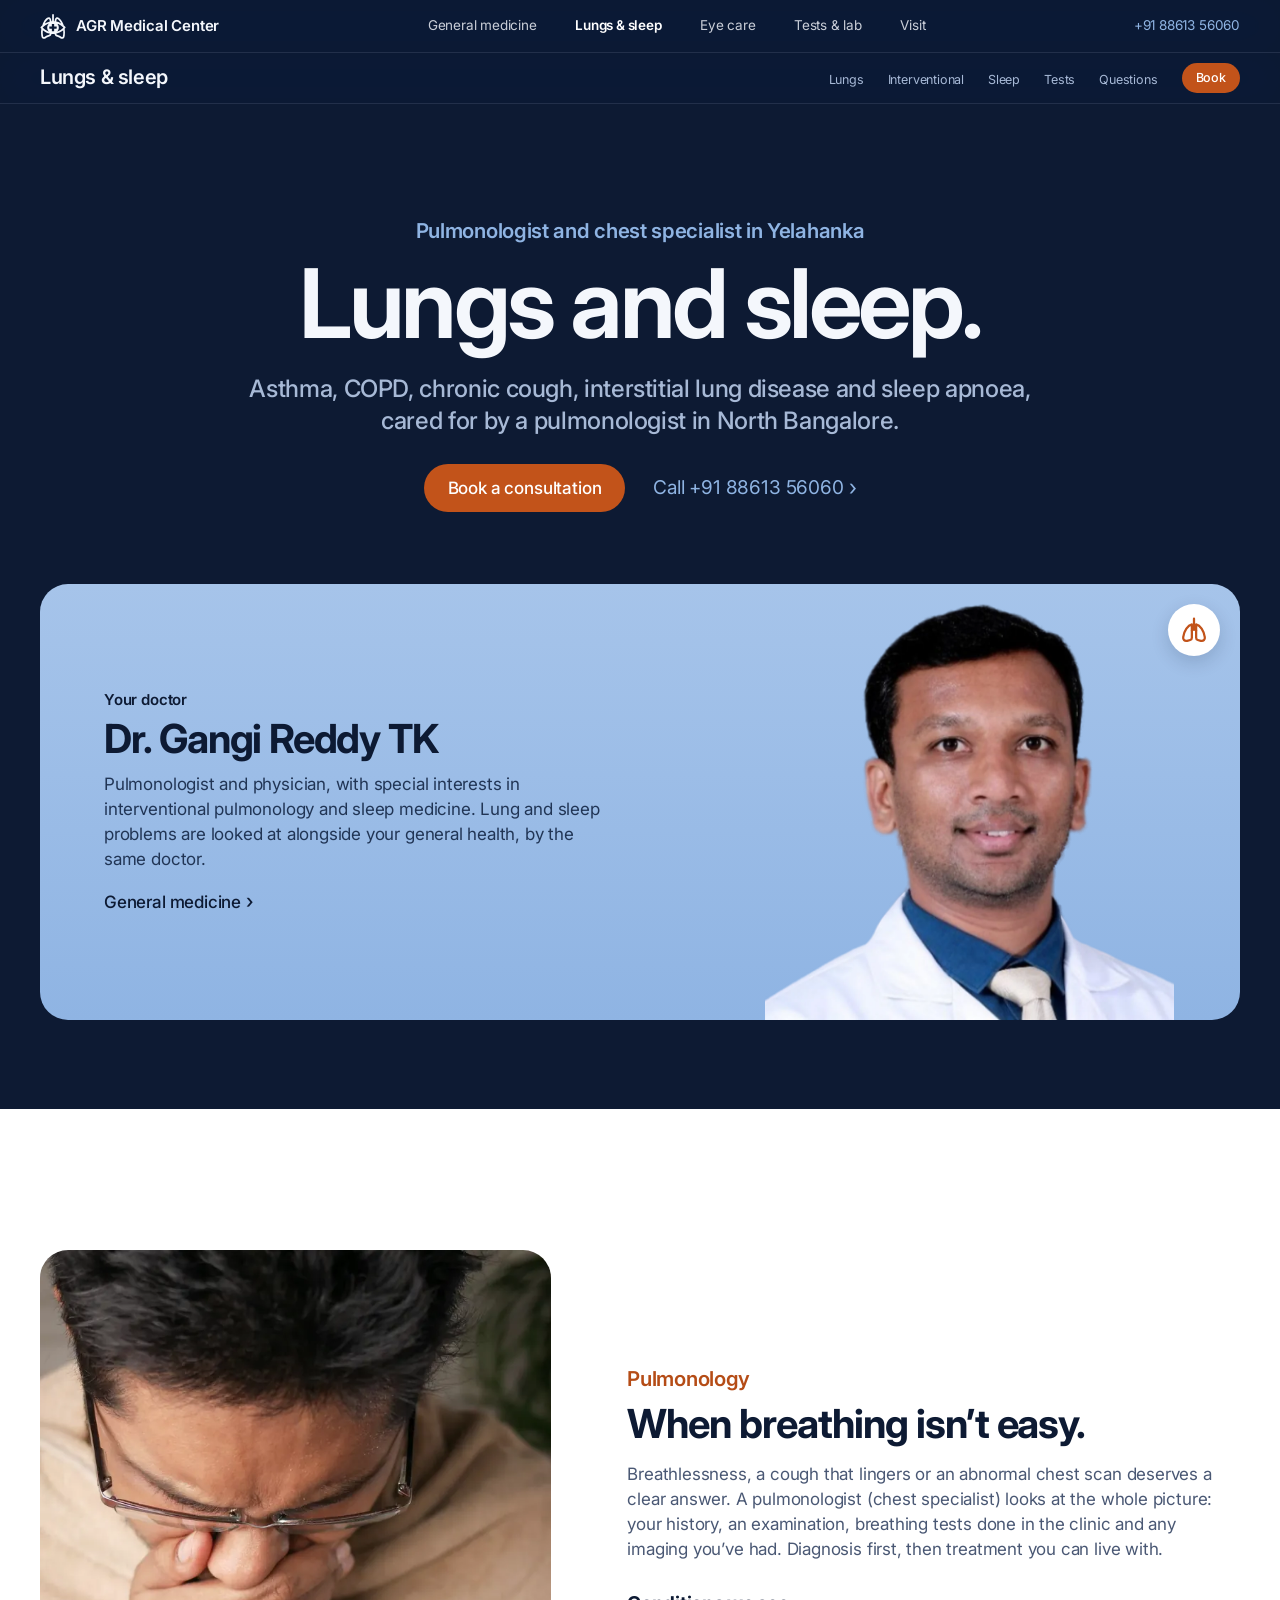
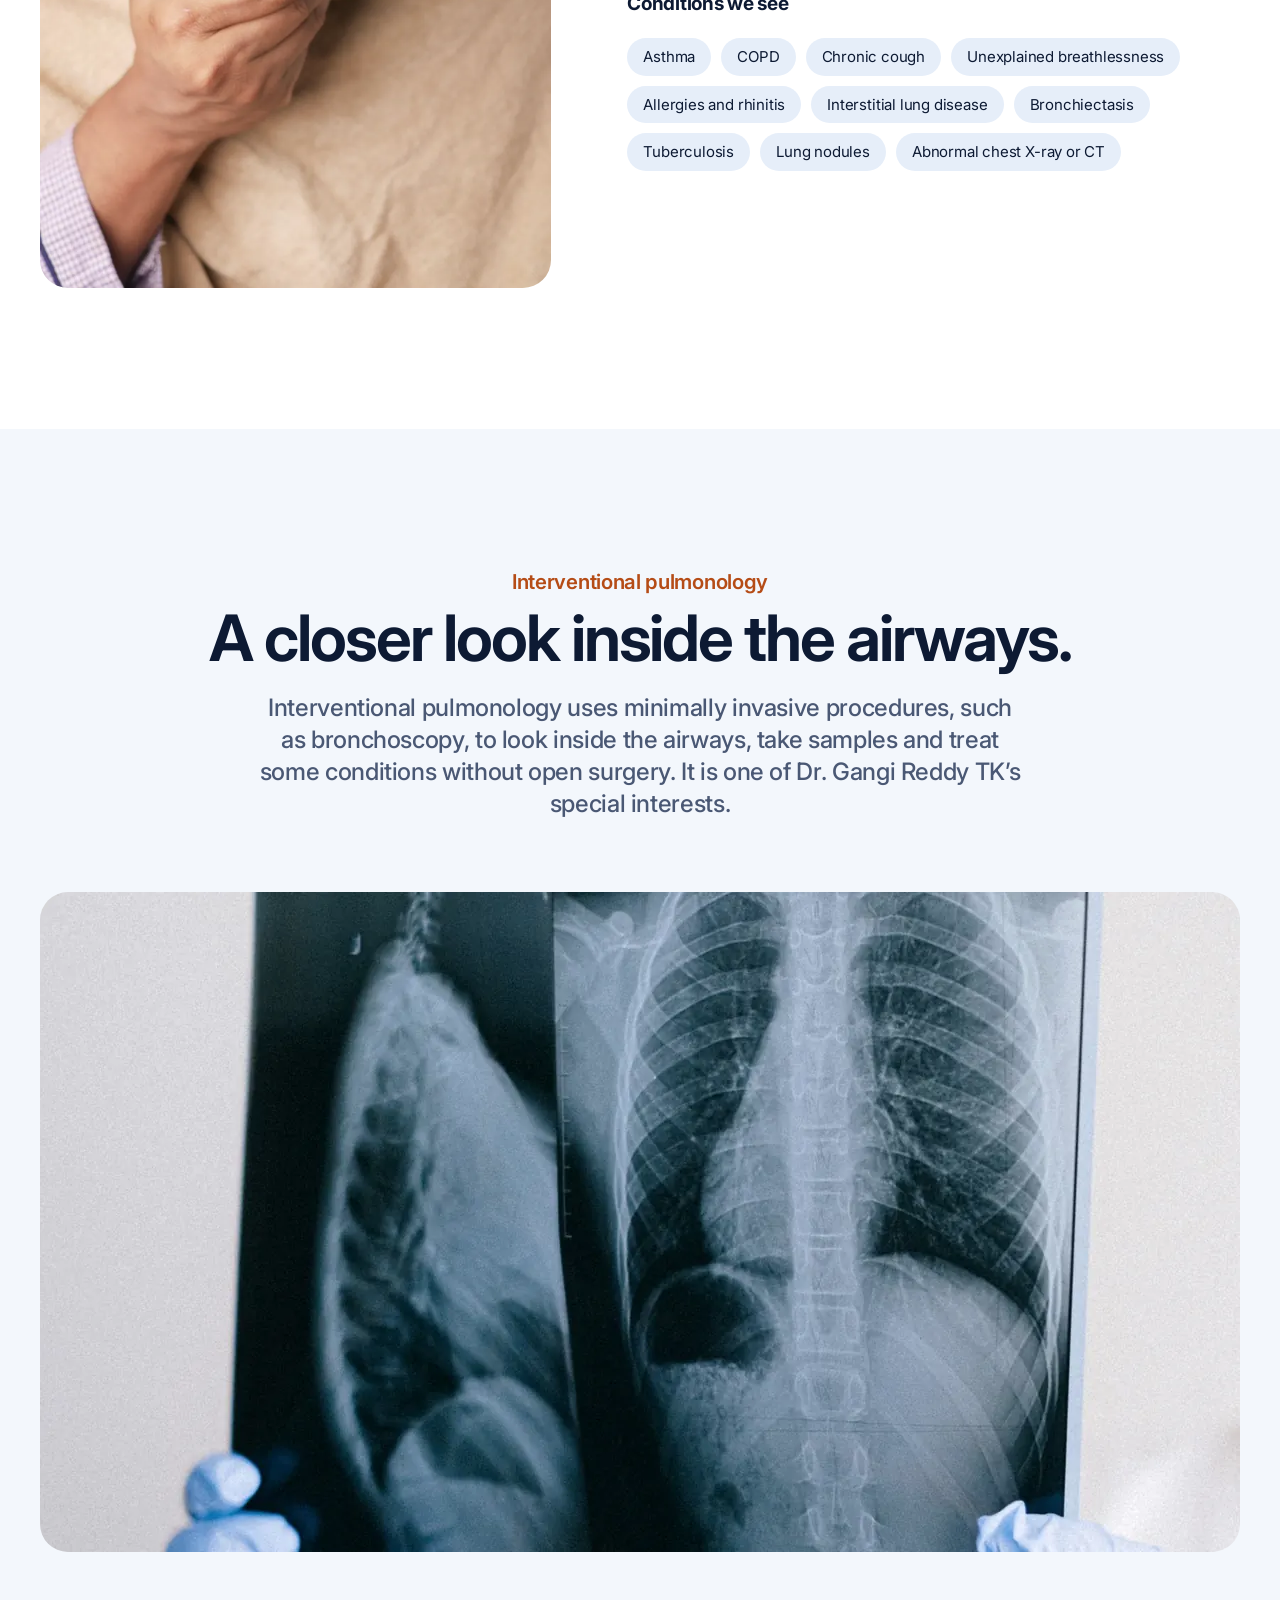
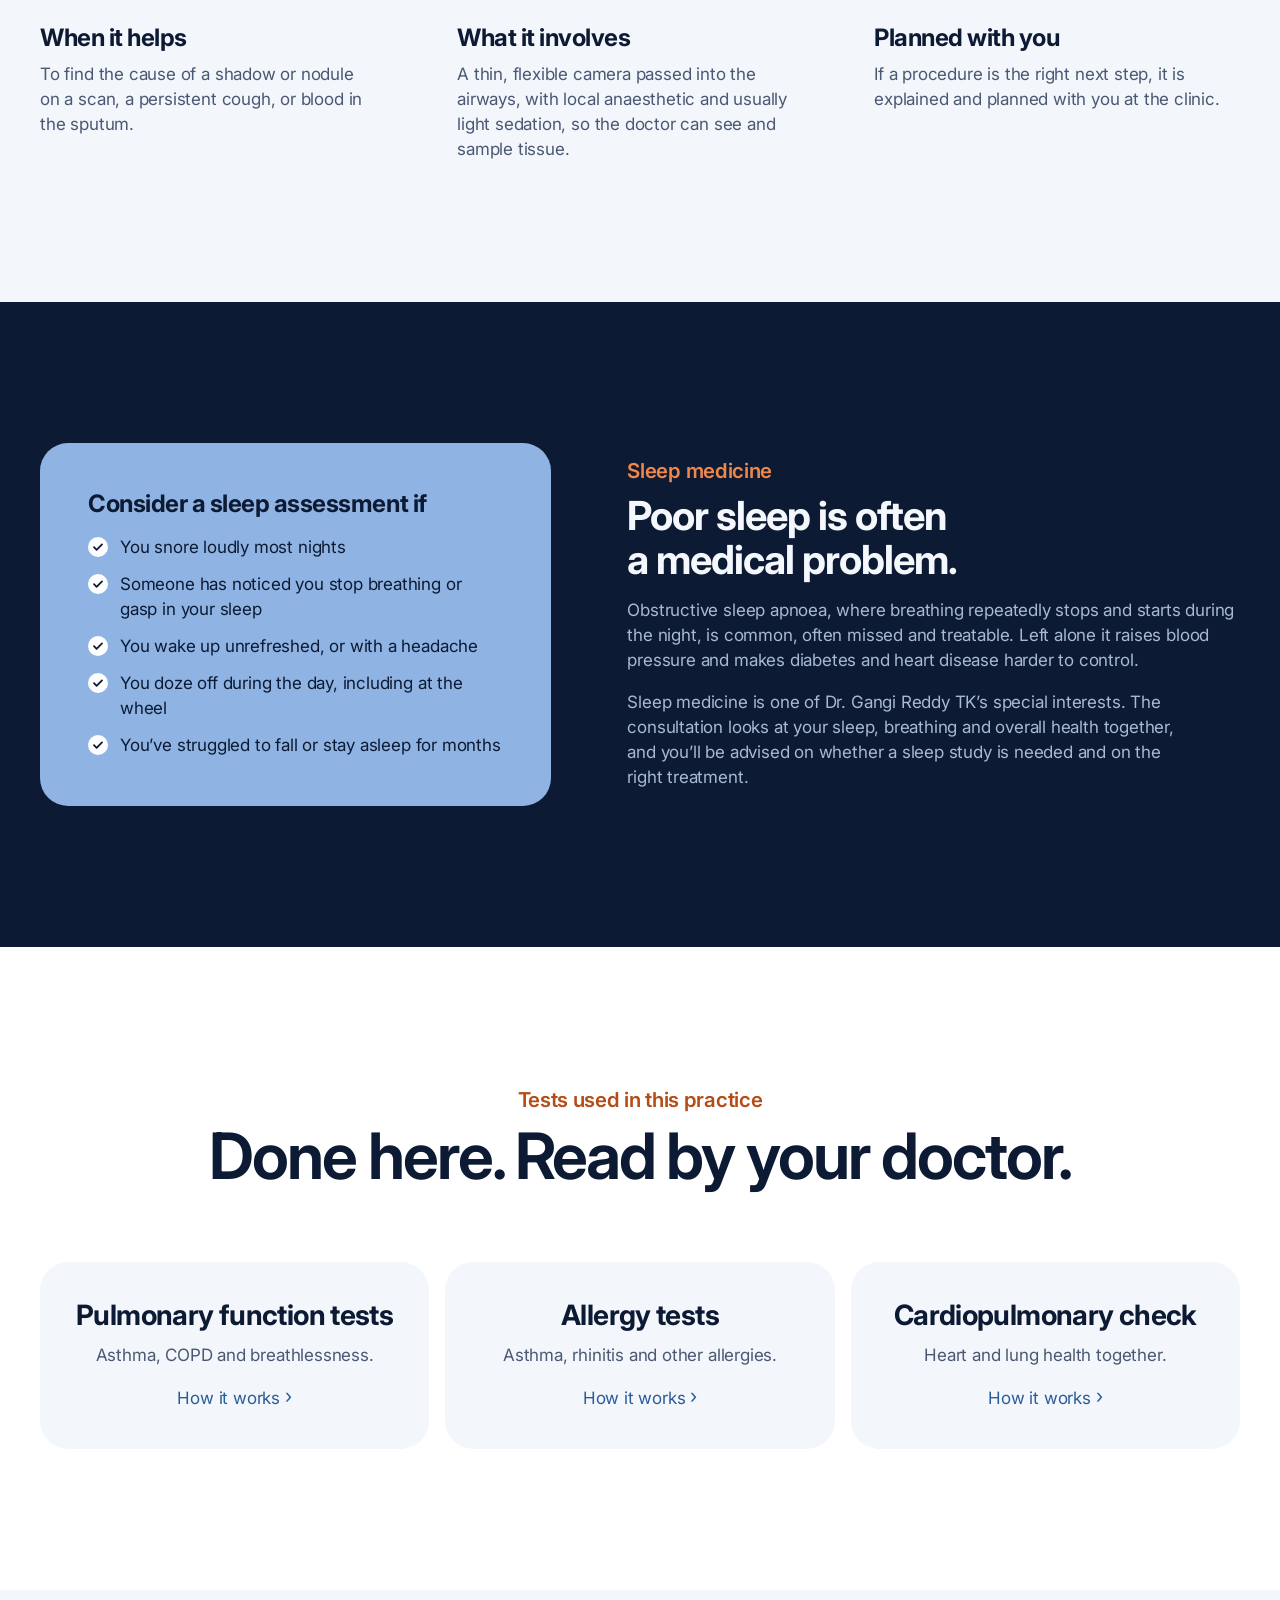
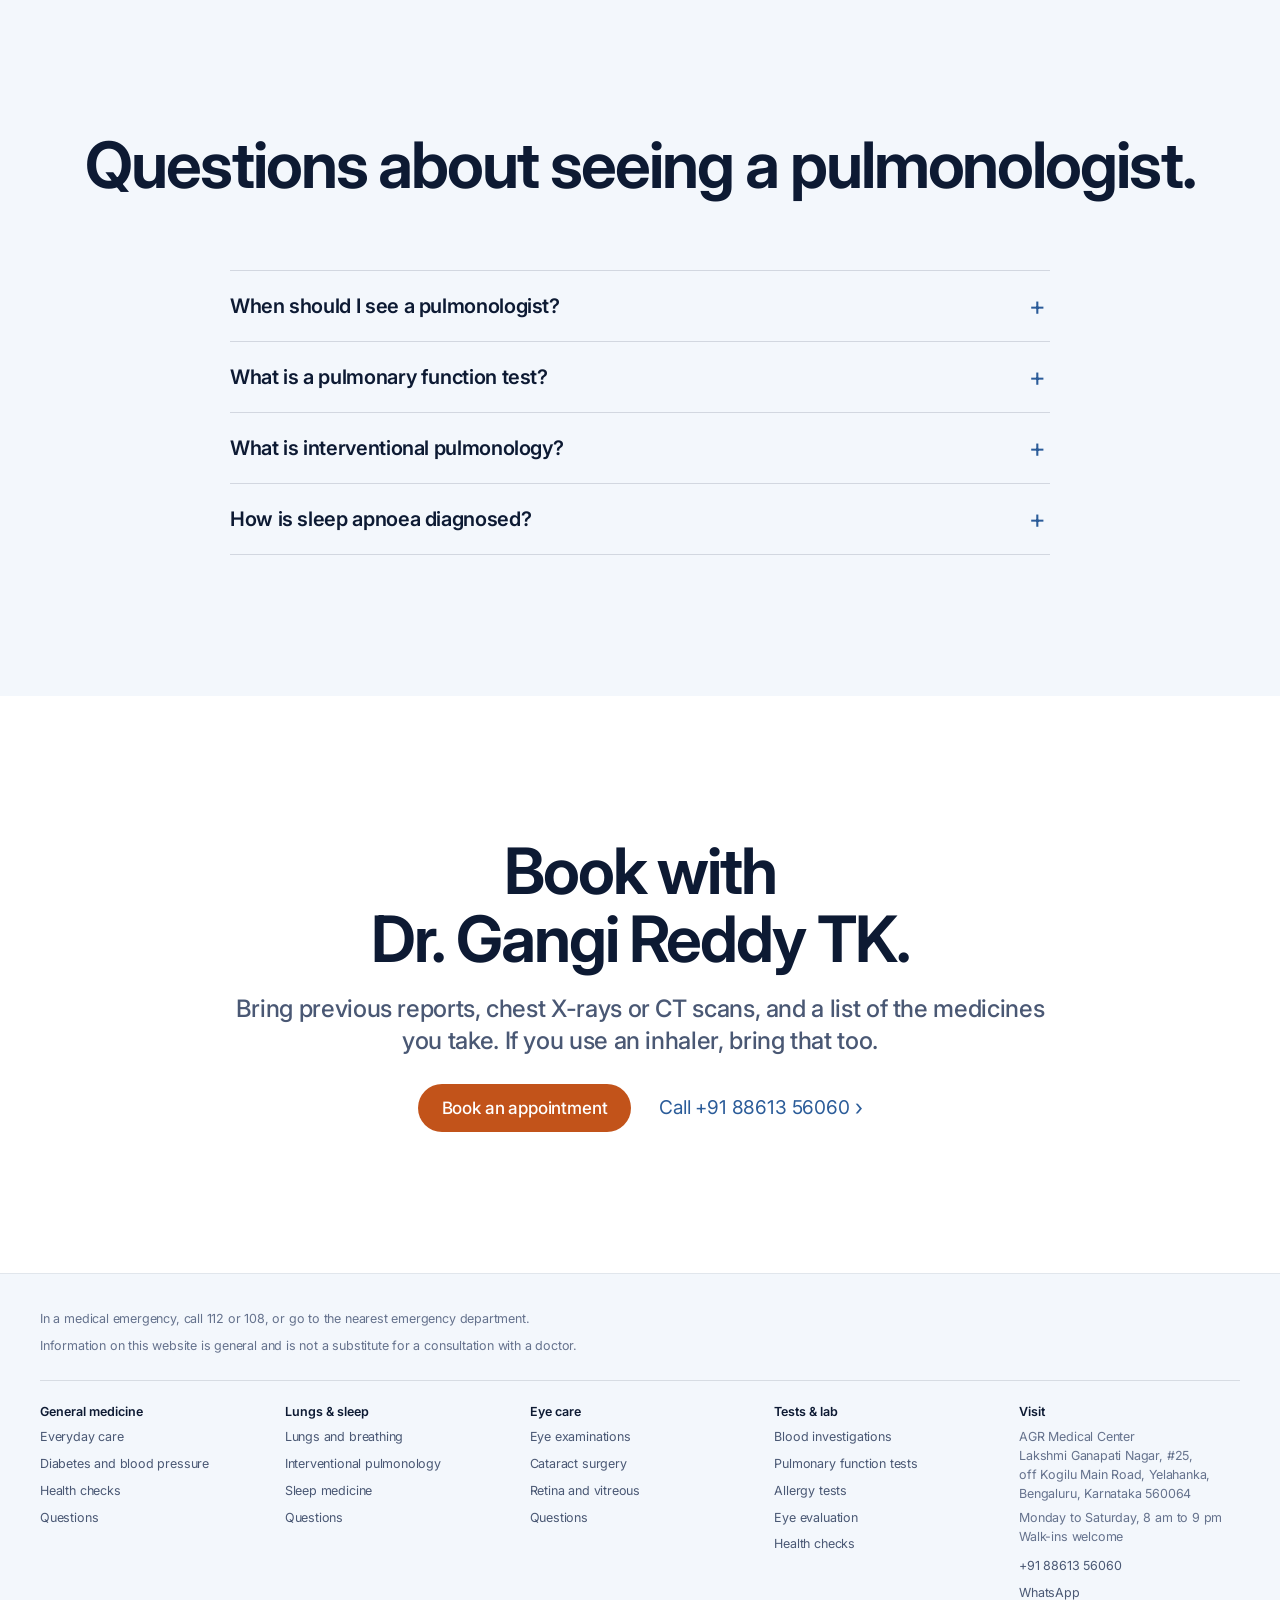
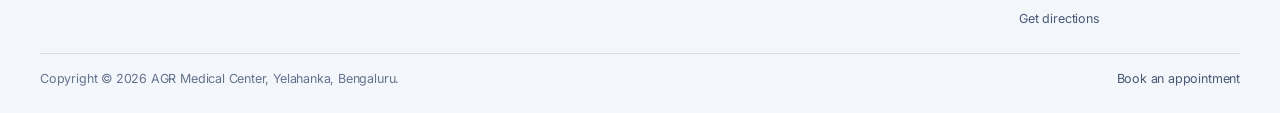
<file: lungs-sleep.html>
<!doctype html>
<html lang="en-IN">
<head>
  <meta charset="utf-8">
  <meta name="viewport" content="width=device-width, initial-scale=1">
  <title>Pulmonologist &amp; Chest Specialist in Yelahanka | Dr. Gangi Reddy TK</title>
  <meta name="description" content="Pulmonologist (chest specialist) in Yelahanka: asthma, COPD, chronic cough, ILD, interventional pulmonology and sleep apnoea, with Dr. Gangi Reddy TK.">
  <meta property="og:title" content="Pulmonologist and chest specialist in Yelahanka, North Bangalore">
  <meta property="og:description" content="Lungs and sleep with Dr. Gangi Reddy TK at AGR Medical Center.">
  <!-- @head -->
<meta name="theme-color" content="#0d1a33">
  <link rel="icon" href="assets/img/favicon.svg" type="image/svg+xml">
  <link rel="apple-touch-icon" href="assets/img/apple-touch-icon.png">
  <link rel="preload" href="assets/fonts/inter-latin.woff2" as="font" type="font/woff2" crossorigin>
  <link rel="stylesheet" href="assets/css/site.css">
  <script>document.documentElement.classList.add('js')</script>
  <meta property="og:type" content="website">
  <meta property="og:site_name" content="AGR Medical Center">
  <meta property="og:locale" content="en_IN">
  <meta property="og:image" content="assets/img/og-image.jpg">
  <meta name="twitter:card" content="summary_large_image">
  <meta name="geo.region" content="IN-KA">
  <meta name="geo.placename" content="Yelahanka, Bengaluru">
<!-- /@head -->
  <script type="application/ld+json">
  {
    "@context": "https://schema.org",
    "@graph": [
      {
        "@type": "Physician",
        "name": "Dr. Gangi Reddy TK",
        "description": "Pulmonologist (chest specialist) at AGR Medical Center, Yelahanka, North Bangalore. Special interests: interventional pulmonology and sleep medicine.",
        "medicalSpecialty": ["Pulmonary"],
        "image": "assets/img/dr-gangi-reddy-cutout.webp",
        "telephone": "+91-88613-56060",
        "address": {"@type": "PostalAddress", "streetAddress": "Lakshmi Ganapati Nagar, #25, off Kogilu Main Road, Yelahanka", "addressLocality": "Bengaluru", "addressRegion": "Karnataka", "postalCode": "560064", "addressCountry": "IN"},
        "areaServed": ["Yelahanka", "North Bangalore"],
        "availableService": [
          {"@type": "MedicalTherapy", "name": "Asthma and COPD care"},
          {"@type": "MedicalTherapy", "name": "Sleep apnoea care"},
          {"@type": "MedicalTest", "name": "Pulmonary function test"},
          {"@type": "MedicalTest", "name": "Allergy test"}
        ]
      },
      {
        "@type": "FAQPage",
        "mainEntity": [
          {"@type": "Question", "name": "When should I see a pulmonologist?", "acceptedAnswer": {"@type": "Answer", "text": "See a pulmonologist for a cough lasting more than three weeks, breathlessness that limits what you do, wheezing, an abnormal chest X-ray or CT scan, or loud snoring with daytime sleepiness. Coughing up blood or sudden severe breathlessness needs urgent care."}},
          {"@type": "Question", "name": "What is a pulmonary function test?", "acceptedAnswer": {"@type": "Answer", "text": "A breathing test that measures how much air your lungs hold and how quickly you can breathe out. It is used to diagnose and monitor asthma, COPD and other causes of breathlessness, and is done at the clinic."}},
          {"@type": "Question", "name": "What is interventional pulmonology?", "acceptedAnswer": {"@type": "Answer", "text": "A part of lung medicine that uses minimally invasive procedures, such as bronchoscopy, to look inside the airways, take samples and treat some conditions without open surgery."}},
          {"@type": "Question", "name": "How is sleep apnoea diagnosed?", "acceptedAnswer": {"@type": "Answer", "text": "Usually with a sleep study, which records breathing, oxygen levels and sleep overnight. Dr. Gangi Reddy TK will advise whether you need one and which type suits you."}}
        ]
      }
    ]
  }
  </script>
</head>
<body class="has-subnav">
<!-- @nav -->
<svg class="visually-hidden" aria-hidden="true" focusable="false"><symbol id="agr-mark" viewBox="0 0 690 670"><path fill="currentColor" fill-rule="evenodd" d="M 322 99.5 C 322 173.5,321.7 193.1,320.8 193.5 C 320.1 193.7,316.1 194,311.8 194.3 L 304.2 194.7 303 186.6 C 295.4 132.7,282.4 104.8,259.2 93.1 C 224.3 75.5,180.2 96.1,136.6 150.5 C 108.1 186.2,78.5 241.9,61.4 292.4 L 56 308.2 40.6 324.4 C 26.1 339.5,13.3 354.3,8.1 361.8 L 5.8 365.1 13.3 374.3 C 17.4 379.4,23.6 386.7,27.1 390.6 L 33.6 397.8 30.9 416.7 C 25.6 454.2,24.8 463.2,24.3 491.3 C 23.3 545.9,31.6 607.2,43.1 629 C 55.4 652.3,78 665.1,104.5 663.7 C 122.4 662.7,133.8 658.1,160.2 641.4 C 188.9 623.2,203.1 616.6,229.8 609.4 C 259.2 601.4,270.5 595.6,283.8 581.6 C 293.1 571.8,302.6 552.1,305.6 536.6 C 306.2 533,306.2 533,310.4 533.8 C 312.6 534.2,330.3 534.5,349.6 534.5 L 384.8 534.5 385.8 539 C 387.6 546.9,394.9 564.6,398.9 570.7 C 403.9 578.4,414.2 588.7,422.8 594.4 C 432.5 600.8,441.8 604.5,459.6 609.1 C 488.4 616.5,497.5 620.6,529.5 640.5 C 560.4 659.8,568.3 663,586.5 663.7 C 605.2 664.5,617.7 660.6,631 649.8 C 648.2 635.9,654.4 620.1,660.9 574.3 C 669 517.2,668 460.3,657.9 403.7 L 656.9 397.9 665.3 388.2 C 675.8 376,684 365.5,684 364.2 C 684 361.5,663.9 338.1,644.4 318 L 634.2 307.5 628.5 291 C 600.6 210.8,560.6 147,515.3 110.7 C 468.4 73.1,420.6 81.2,400.9 130.1 C 395.7 143.1,389.6 169.5,387.4 188.2 L 386.8 194 379.5 194 C 375.4 194,371.5 193.7,370.6 193.4 C 369.2 192.8,369 183.6,369 99.4 L 369 6 345.5 6 L 322 6 322 99.5 M 226.5 134.4 C 199.2 143.1,160.3 188.2,133.1 242.8 C 129.7 249.5,127.2 255,127.4 255 C 127.6 255,131.8 252.5,136.6 249.4 C 165.2 231.5,206.5 214.3,242.7 205.2 L 257.4 201.4 257.2 196.5 C 256.4 182.4,252.1 160.9,247.8 150 C 242 135.1,236.7 131.2,226.5 134.4 M 452.8 135 C 444.6 139.4,436.4 164.5,433.5 194.2 L 432.8 200.9 437.1 202 C 452.8 205.9,458.8 207.6,469 210.7 C 498.2 219.7,538.8 238.4,558.7 252.1 C 561.1 253.8,563 254.8,563 254.5 C 563 253.3,550.4 228.9,544.2 218.1 C 514.4 166.1,470 125.8,452.8 135 M 216.5 262.9 C 163.9 282.2,114.8 314.6,75.3 356.1 L 67 364.7 73.8 371.6 C 105.3 404.1,145.2 432.9,184 451.3 C 196.9 457.5,229.3 471,229.9 470.5 C 230.1 470.3,228.2 467.7,225.6 464.9 C 210.1 447.6,197.6 421.8,192.4 396.2 C 182.7 348.1,194.6 300.2,225.3 264.7 C 228 261.5,230.1 258.8,229.9 258.5 C 229.7 258.3,223.6 260.3,216.5 262.9 M 460 258.6 C 460 258.9,462.7 262.1,465.9 265.6 C 495.5 298,508.3 349.7,498.5 397.5 C 493.7 420.5,481.1 446,465.3 464.7 C 458.9 472.2,458.4 472.2,477 464.8 C 530.3 443.3,574.9 414,613.9 374.6 L 623.3 365.1 619.1 360.1 C 607.6 346.3,577.4 320,556.6 305.5 C 537.9 292.6,510.1 277.5,488.6 268.6 C 477.8 264.1,460 257.9,460 258.6 M 319.4 266.2 C 314.9 268.4,314.6 270.3,314.6 302.8 L 314.5 333.5 282.7 334 C 251 334.5,250.8 334.5,249 336.8 C 246.4 340,245.8 346.7,246.2 369.2 C 246.5 387.3,246.7 389.1,248.6 391.7 C 249.7 393.2,251.8 394.8,253.1 395.1 C 254.4 395.5,268.9 395.8,285.2 395.9 L 315 396 315 427.5 L 315 459.1 317.4 461.5 C 320.6 464.7,326.4 465.3,350.1 464.8 C 362.9 464.6,370.2 464.1,371.6 463.3 C 375.5 461,376 457.2,376 425.9 L 376 396 405.8 395.9 C 422.1 395.8,436.6 395.5,437.9 395.1 C 439.2 394.8,441.3 393.2,442.4 391.7 C 444.4 389,444.5 387.7,444.5 365.2 C 444.4 339.7,443.9 336.7,439.5 335 C 438 334.4,423.9 334,406.4 334 L 376 334 376 303.6 C 376 286.6,375.6 272,375 270.6 C 373.1 265.5,370.2 265,344.8 265.1 C 330.9 265.1,320.6 265.6,319.4 266.2 M 73.6 442.2 C 67.6 492.6,69.7 541.7,79.6 589.5 C 83.4 607.6,86.1 612.7,93.5 616.1 C 102.6 620.3,109.8 618,131.3 604.2 C 166.9 581.2,186.3 572.3,220 563.5 C 237.9 558.8,241.8 557.2,247.4 552 C 252 547.8,257 537.6,258.4 529.9 L 259 526.3 250.8 524.5 C 195.7 512.8,126.7 479.1,80.4 441.4 C 77.5 439,74.8 437,74.6 437 C 74.4 437,74 439.4,73.6 442.2 M 611.5 440.5 C 609.3 442.3,600.5 448.8,592 454.9 C 546.7 487.3,495.7 511,444.5 523.5 C 438.4 524.9,433 526.3,432.3 526.5 C 430.8 527,433.2 536.5,436.5 543 C 439.4 548.7,446.6 555.5,452.6 558.1 C 455.2 559.1,462.7 561.4,469.4 563.1 C 500.9 571,521.4 579.9,549 597.6 C 570.6 611.5,575.2 614.2,580.3 616.2 C 591.1 620.3,600.7 617.2,605.2 608 C 609.7 598.8,616.4 563.8,619.1 535.6 C 621.2 513.3,619.1 443.5,616.1 438.4 C 615.7 437.6,614.1 438.3,611.5 440.5"/></symbol><symbol id="i-lungs" viewBox="0 0 24 24"><g fill="none" stroke="currentColor" stroke-width="1.7" stroke-linecap="round" stroke-linejoin="round"><path d="M12 3.5V11M12 11l-1.6 1.6M12 11l1.6 1.6"/><path d="M10.4 7.8C7.4 8.4 4.6 12.6 3.9 17.3c-.3 2 1.1 3.3 3 2.8l2.3-.6c.8-.2 1.2-.9 1.2-1.7z"/><path d="M13.6 7.8c3 .6 5.8 4.8 6.5 9.5.3 2-1.1 3.3-3 2.8l-2.3-.6c-.8-.2-1.2-.9-1.2-1.7z"/></g></symbol><symbol id="i-eye" viewBox="0 0 24 24"><g fill="none" stroke="currentColor" stroke-width="1.7" stroke-linecap="round" stroke-linejoin="round"><path d="M2.5 12C4.8 7.8 8.2 5.8 12 5.8s7.2 2 9.5 6.2c-2.3 4.2-5.7 6.2-9.5 6.2S4.8 16.2 2.5 12z"/><circle cx="12" cy="12" r="3.3"/></g><circle cx="12" cy="12" r="1.3" fill="currentColor"/></symbol><symbol id="i-stetho" viewBox="0 0 24 24"><g fill="none" stroke="currentColor" stroke-width="1.7" stroke-linecap="round" stroke-linejoin="round"><path d="M6 3.5H4.5v5a4.5 4.5 0 0 0 9 0v-5H12"/><path d="M9 13v1.5a5 5 0 0 0 10 0V13"/><circle cx="19" cy="11" r="2"/></g></symbol></svg>
<a class="skip-link" href="#main">Skip to content</a>
<header class="nav">
  <div class="wrap nav__inner">
    <a class="brand" href="index.html" aria-label="AGR Medical Center, home"><svg aria-hidden="true" focusable="false"><use href="#agr-mark"></use></svg><span>AGR Medical Center</span></a>
    <nav aria-label="Main">
      <ul class="nav__links">
        <li><a href="general-medicine.html">General medicine</a></li>
        <li><a href="lungs-sleep.html" aria-current="page">Lungs &amp; sleep</a></li>
        <li><a href="eye-care.html">Eye care</a></li>
        <li><a href="diagnostics.html">Tests &amp; lab</a></li>
        <li><a href="visit.html">Visit</a></li>
      </ul>
    </nav>
    <div class="nav__actions">
      <a class="nav__phone" href="tel:+918861356060">+91 88613 56060</a>
      <a class="btn btn--sm" href="visit.html#book">Book</a>
    </div>
    <button class="menu-btn" type="button" aria-expanded="false" aria-controls="menu" aria-label="Open menu"><span></span><span></span></button>
  </div>
</header>
<div class="menu" id="menu" hidden>
  <nav aria-label="Main">
    <ul>
      <li><a class="menu__link" href="index.html">Home</a></li>
      <li><a class="menu__link" href="general-medicine.html">General medicine</a></li>
      <li><a class="menu__link" href="lungs-sleep.html" aria-current="page">Lungs &amp; sleep</a></li>
      <li><a class="menu__link" href="eye-care.html">Eye care</a></li>
      <li><a class="menu__link" href="diagnostics.html">Tests &amp; lab</a></li>
      <li><a class="menu__link" href="visit.html">Visit</a></li>
    </ul>
  </nav>
  <div class="menu__foot">
    <a class="btn" href="visit.html#book">Book an appointment</a>
    <a class="btn btn--ghost-light" href="tel:+918861356060">Call +91 88613 56060</a>
  </div>
</div>
<!-- /@nav -->

<nav class="subnav" aria-label="On this page">
  <div class="wrap subnav__inner">
    <a class="subnav__title" href="#main">Lungs &amp; sleep</a>
    <ul class="subnav__links">
      <li><a href="#lungs">Lungs</a></li>
      <li><a href="#interventional">Interventional</a></li>
      <li><a href="#sleep">Sleep</a></li>
      <li><a href="#tests">Tests</a></li>
      <li><a href="#faq">Questions</a></li>
      <li><a class="btn btn--sm" href="visit.html?see=gangi#book">Book</a></li>
    </ul>
  </div>
</nav>

<main id="main">

  <section class="hero hero--page" aria-labelledby="page-title">
    <div class="wrap">
      <h1 class="hero__title" id="page-title">
        <span class="eyebrow">Pulmonologist and chest specialist in Yelahanka</span>
        <span class="display">Lungs and sleep.</span>
      </h1>
      <p class="lead">Asthma, COPD, chronic cough, interstitial lung disease and sleep apnoea, cared for by a pulmonologist in North Bangalore.</p>
      <div class="ctas">
        <a class="btn" href="visit.html?see=gangi#book">Book a consultation</a>
        <a class="more" href="tel:+918861356060">Call +91 88613 56060</a>
      </div>

      <div class="tile tile--dusk doc-split" data-reveal>
        <span class="doc-card__badge" title="Pulmonology"><svg aria-hidden="true" focusable="false"><use href="#i-lungs"></use></svg></span>
        <div class="doc-split__text">
          <p class="tile__eyebrow">Your doctor</p>
          <h2 class="tile__title">Dr.&nbsp;Gangi Reddy&nbsp;TK</h2>
          <p class="tile__text">Pulmonologist and physician, with special interests in interventional pulmonology and sleep medicine. Lung and sleep problems are looked at alongside your general health, by the same doctor.</p>
          <!-- Add qualifications and medical registration number here. -->
          <div class="tile__links"><a class="more" href="general-medicine.html">General medicine</a></div>
        </div>
        <div class="doc-split__photo">
          <img src="assets/img/dr-gangi-reddy-cutout.webp" width="1004" height="1068" fetchpriority="high" alt="Dr. Gangi Reddy TK, pulmonologist in Yelahanka">
        </div>
      </div>
    </div>
  </section>

  <section class="section" id="lungs" aria-labelledby="lungs-title">
    <div class="wrap block">
      <figure class="block__media" data-reveal>
        <img src="assets/img/cough-720.webp" srcset="assets/img/cough-720.webp 720w, assets/img/cough-1280.webp 1280w" sizes="(max-width: 860px) 92vw, 45vw" width="720" height="900" loading="lazy" decoding="async" alt="A man wrapped in a shawl, coughing into his hand">
      </figure>
      <div class="block__body" data-reveal>
        <span class="eyebrow">Pulmonology</span>
        <h2 class="headline-sm" id="lungs-title">When breathing isn&rsquo;t easy.</h2>
        <p>Breathlessness, a cough that lingers or an abnormal chest scan deserves a clear answer. A pulmonologist (chest specialist) looks at the whole picture: your history, an examination, breathing tests done in the clinic and any imaging you&rsquo;ve had. Diagnosis first, then treatment you can live with.</p>
        <h3>Conditions we see</h3>
        <ul class="chips">
          <li>Asthma</li>
          <li>COPD</li>
          <li>Chronic cough</li>
          <li>Unexplained breathlessness</li>
          <li>Allergies and rhinitis</li>
          <li>Interstitial lung disease</li>
          <li>Bronchiectasis</li>
          <li>Tuberculosis</li>
          <li>Lung nodules</li>
          <li>Abnormal chest X-ray or CT</li>
        </ul>
      </div>
    </div>
  </section>

  <section class="section section--tint" id="interventional" aria-labelledby="interventional-title">
    <div class="wrap">
      <div class="intro center" data-reveal>
        <span class="eyebrow">Interventional pulmonology</span>
        <h2 class="headline" id="interventional-title">A closer look inside the airways.</h2>
        <p class="lead">Interventional pulmonology uses minimally invasive procedures, such as bronchoscopy, to look inside the airways, take samples and treat some conditions without open surgery. It is one of Dr.&nbsp;Gangi Reddy&nbsp;TK&rsquo;s special interests.</p>
      </div>
      <figure class="wide-media" data-reveal>
        <img src="assets/img/lungs-wide-1200.webp" srcset="assets/img/lungs-wide-1200.webp 1200w, assets/img/lungs-wide-1520.webp 1520w" sizes="(max-width: 1240px) 92vw, 1200px" width="1200" height="660" loading="lazy" decoding="async" alt="A chest X-ray held up to the light, showing both lungs">
      </figure>
      <div class="features">
        <div class="feature" data-reveal>
          <h3>When it helps</h3>
          <p>To find the cause of a shadow or nodule on a scan, a persistent cough, or blood in the sputum.</p>
        </div>
        <div class="feature" data-reveal>
          <h3>What it involves</h3>
          <p>A thin, flexible camera passed into the airways, with local anaesthetic and usually light sedation, so the doctor can see and sample tissue.</p>
        </div>
        <div class="feature" data-reveal>
          <h3>Planned with you</h3>
          <p>If a procedure is the right next step, it is explained and planned with you at the clinic.</p>
        </div>
      </div>
    </div>
  </section>

  <section class="section section--dark" id="sleep" aria-labelledby="sleep-title">
    <div class="wrap block">
      <div class="block__media panel" data-reveal>
        <h3>Consider a sleep assessment if</h3>
        <ul class="checklist">
          <li>You snore loudly most nights</li>
          <li>Someone has noticed you stop breathing or gasp in your sleep</li>
          <li>You wake up unrefreshed, or with a headache</li>
          <li>You doze off during the day, including at the wheel</li>
          <li>You&rsquo;ve struggled to fall or stay asleep for months</li>
        </ul>
      </div>
      <div class="block__body on-dark" data-reveal>
        <span class="eyebrow">Sleep medicine</span>
        <h2 class="headline-sm" id="sleep-title">Poor sleep is often a medical problem.</h2>
        <p>Obstructive sleep apnoea, where breathing repeatedly stops and starts during the night, is common, often missed and treatable. Left alone it raises blood pressure and makes diabetes and heart disease harder to control.</p>
        <p>Sleep medicine is one of Dr.&nbsp;Gangi Reddy&nbsp;TK&rsquo;s special interests. The consultation looks at your sleep, breathing and overall health together, and you&rsquo;ll be advised on whether a sleep study is needed and on the right treatment.</p>
      </div>
    </div>
  </section>

  <section class="section" id="tests" aria-labelledby="tests-title">
    <div class="wrap">
      <div class="intro center" data-reveal>
        <span class="eyebrow">Tests used in this practice</span>
        <h2 class="headline" id="tests-title">Done here. Read by your doctor.</h2>
      </div>
      <div class="bento">
        <article class="tile tile--pad" data-reveal>
          <h3 class="tile__title tile__title--sm">Pulmonary function tests</h3>
          <p class="tile__text">Asthma, COPD and breathlessness.</p>
          <div class="tile__links"><a class="more" href="diagnostics.html#pft">How it works</a></div>
        </article>
        <article class="tile tile--pad" data-reveal>
          <h3 class="tile__title tile__title--sm">Allergy tests</h3>
          <p class="tile__text">Asthma, rhinitis and other allergies.</p>
          <div class="tile__links"><a class="more" href="diagnostics.html#allergy">How it works</a></div>
        </article>
        <article class="tile tile--pad md-full" data-reveal>
          <h3 class="tile__title tile__title--sm">Cardiopulmonary check</h3>
          <p class="tile__text">Heart and lung health together.</p>
          <div class="tile__links"><a class="more" href="diagnostics.html#health-checks">How it works</a></div>
        </article>
      </div>
    </div>
  </section>

  <section class="section section--tint" id="faq" aria-labelledby="faq-title">
    <div class="wrap">
      <div class="intro center" data-reveal>
        <h2 class="headline" id="faq-title">Questions about seeing a pulmonologist.</h2>
      </div>
      <div class="faq" data-reveal>
        <details>
          <summary>When should I see a pulmonologist?</summary>
          <p>See a pulmonologist for a cough lasting more than three weeks, breathlessness that limits what you do, wheezing, an abnormal chest X-ray or CT scan, or loud snoring with daytime sleepiness. Coughing up blood or sudden severe breathlessness needs urgent care.</p>
        </details>
        <details>
          <summary>What is a pulmonary function test?</summary>
          <p>A breathing test that measures how much air your lungs hold and how quickly you can breathe out. It is used to diagnose and monitor asthma, COPD and other causes of breathlessness, and is done at the clinic.</p>
        </details>
        <details>
          <summary>What is interventional pulmonology?</summary>
          <p>A part of lung medicine that uses minimally invasive procedures, such as bronchoscopy, to look inside the airways, take samples and treat some conditions without open surgery.</p>
        </details>
        <details>
          <summary>How is sleep apnoea diagnosed?</summary>
          <p>Usually with a sleep study, which records breathing, oxygen levels and sleep overnight. Dr.&nbsp;Gangi Reddy&nbsp;TK will advise whether you need one and which type suits you.</p>
        </details>
      </div>
    </div>
  </section>

  <section class="section" aria-labelledby="cta-title">
    <div class="wrap wrap--narrow center" data-reveal>
      <h2 class="headline" id="cta-title">Book with Dr.&nbsp;Gangi Reddy&nbsp;TK.</h2>
      <p class="lead">Bring previous reports, chest X-rays or CT scans, and a list of the medicines you take. If you use an inhaler, bring that too.</p>
      <div class="ctas">
        <a class="btn" href="visit.html?see=gangi#book">Book an appointment</a>
        <a class="more" href="tel:+918861356060">Call +91 88613 56060</a>
      </div>
    </div>
  </section>

</main>

<!-- @footer -->
<footer class="footer">
  <div class="wrap">
    <div class="footer__notes">
      <p>In a medical emergency, call 112 or 108, or go to the nearest emergency department.</p>
      <p>Information on this website is general and is not a substitute for a consultation with a doctor.</p>
    </div>
    <div class="footer__cols">
      <div>
        <h2>General medicine</h2>
        <ul>
          <li><a href="general-medicine.html#everyday">Everyday care</a></li>
          <li><a href="general-medicine.html#long-term">Diabetes and blood pressure</a></li>
          <li><a href="general-medicine.html#checks">Health checks</a></li>
          <li><a href="general-medicine.html#faq">Questions</a></li>
        </ul>
      </div>
      <div>
        <h2>Lungs &amp; sleep</h2>
        <ul>
          <li><a href="lungs-sleep.html#lungs">Lungs and breathing</a></li>
          <li><a href="lungs-sleep.html#interventional">Interventional pulmonology</a></li>
          <li><a href="lungs-sleep.html#sleep">Sleep medicine</a></li>
          <li><a href="lungs-sleep.html#faq">Questions</a></li>
        </ul>
      </div>
      <div>
        <h2>Eye care</h2>
        <ul>
          <li><a href="eye-care.html#exams">Eye examinations</a></li>
          <li><a href="eye-care.html#cataract">Cataract surgery</a></li>
          <li><a href="eye-care.html#retina">Retina and vitreous</a></li>
          <li><a href="eye-care.html#faq">Questions</a></li>
        </ul>
      </div>
      <div>
        <h2>Tests &amp; lab</h2>
        <ul>
          <li><a href="diagnostics.html#blood">Blood investigations</a></li>
          <li><a href="diagnostics.html#pft">Pulmonary function tests</a></li>
          <li><a href="diagnostics.html#allergy">Allergy tests</a></li>
          <li><a href="diagnostics.html#eye">Eye evaluation</a></li>
          <li><a href="diagnostics.html#health-checks">Health checks</a></li>
        </ul>
      </div>
      <div>
        <h2>Visit</h2>
        <address>AGR Medical Center<br>Lakshmi Ganapati Nagar, #25,<br>off Kogilu Main Road, Yelahanka,<br>Bengaluru, Karnataka 560064</address>
        <p class="footer__hours">Monday to Saturday, 8&nbsp;am to 9&nbsp;pm<br>Walk-ins welcome</p>
        <ul class="footer__contact">
          <li><a href="tel:+918861356060">+91 88613 56060</a></li>
          <li><a href="https://wa.me/918861356060">WhatsApp</a></li>
          <li><a href="https://www.google.com/maps/dir/?api=1&amp;destination=Lakshmi+Ganapati+Nagar%2C+25%2C+Kogilu+Main+Road%2C+Yelahanka%2C+Bengaluru%2C+Karnataka+560064" target="_blank" rel="noopener">Get directions</a></li>
        </ul>
      </div>
    </div>
    <div class="footer__base">
      <p>Copyright &copy; <span data-year>2026</span> AGR Medical Center, Yelahanka, Bengaluru.</p>
      <p><a href="visit.html#book">Book an appointment</a></p>
    </div>
  </div>
</footer>
<script src="assets/js/site.js" defer></script>
<!-- /@footer -->
</body>
</html>
</file>
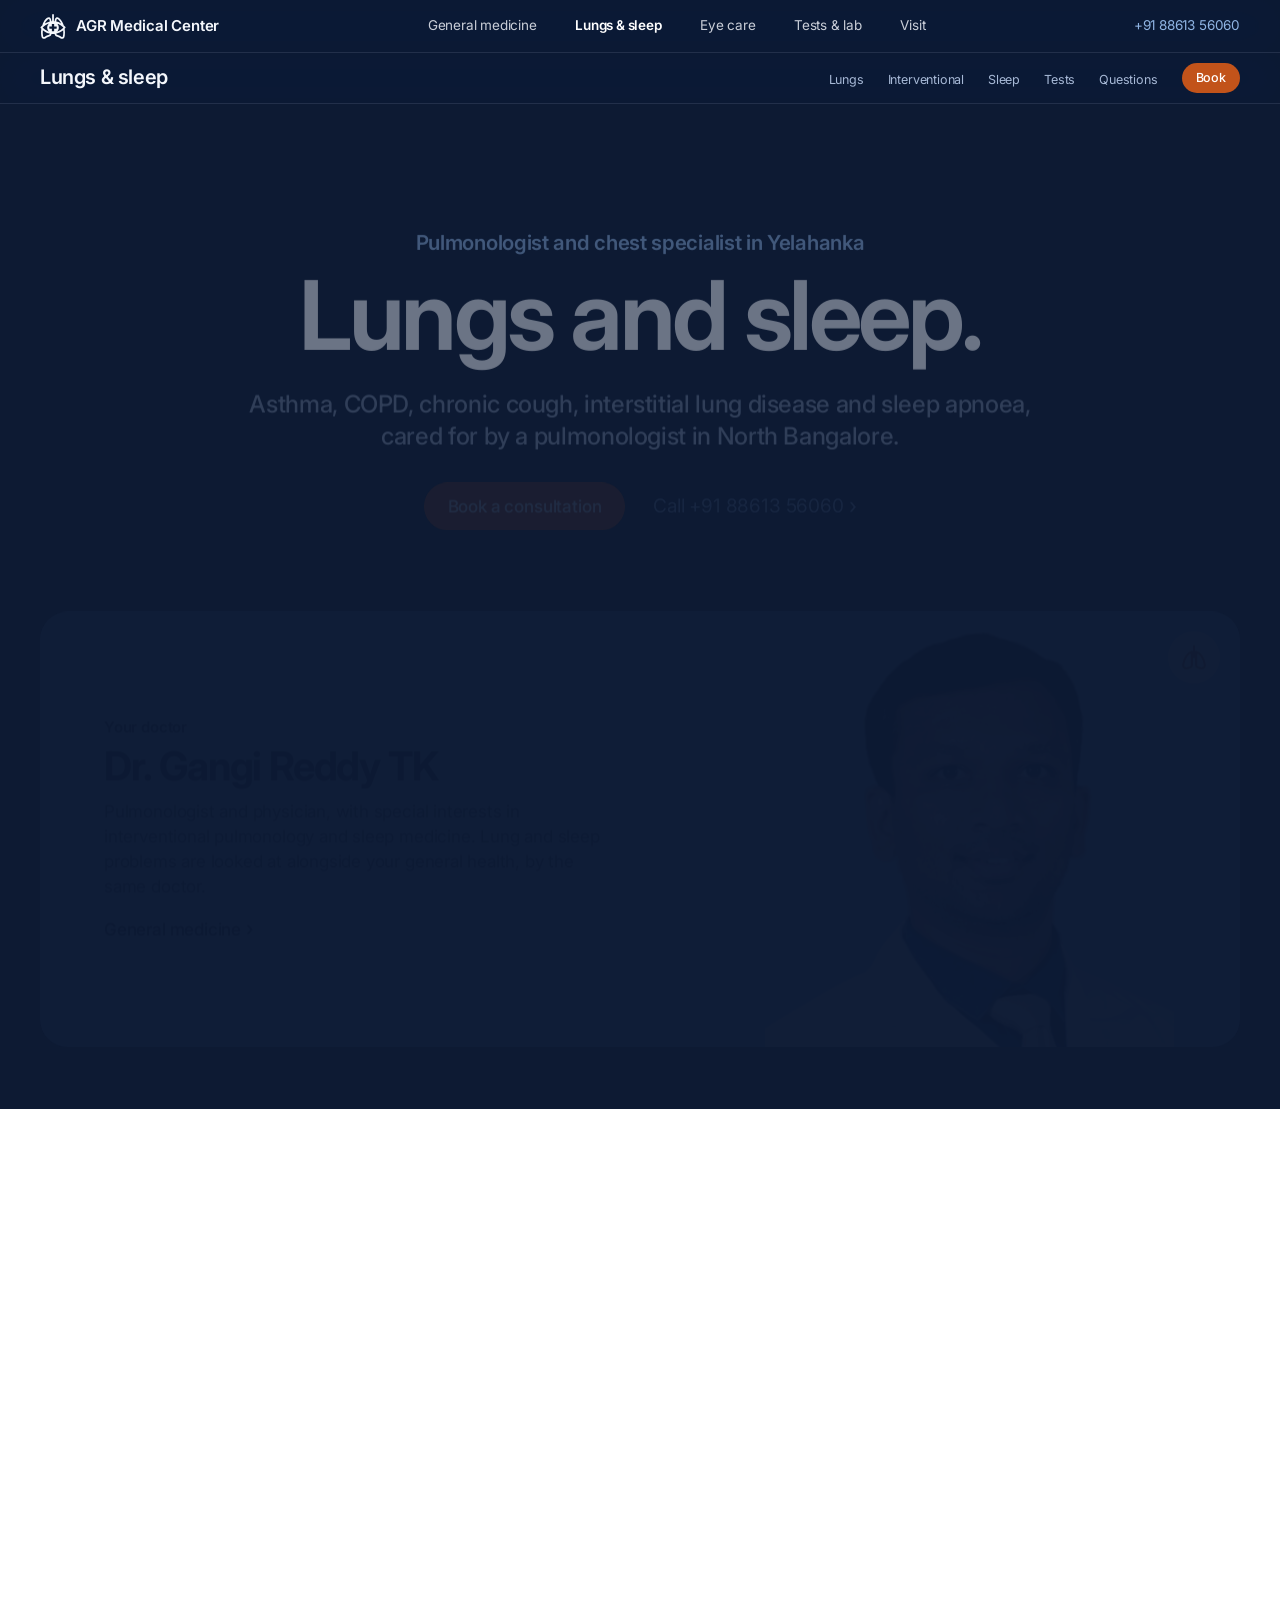
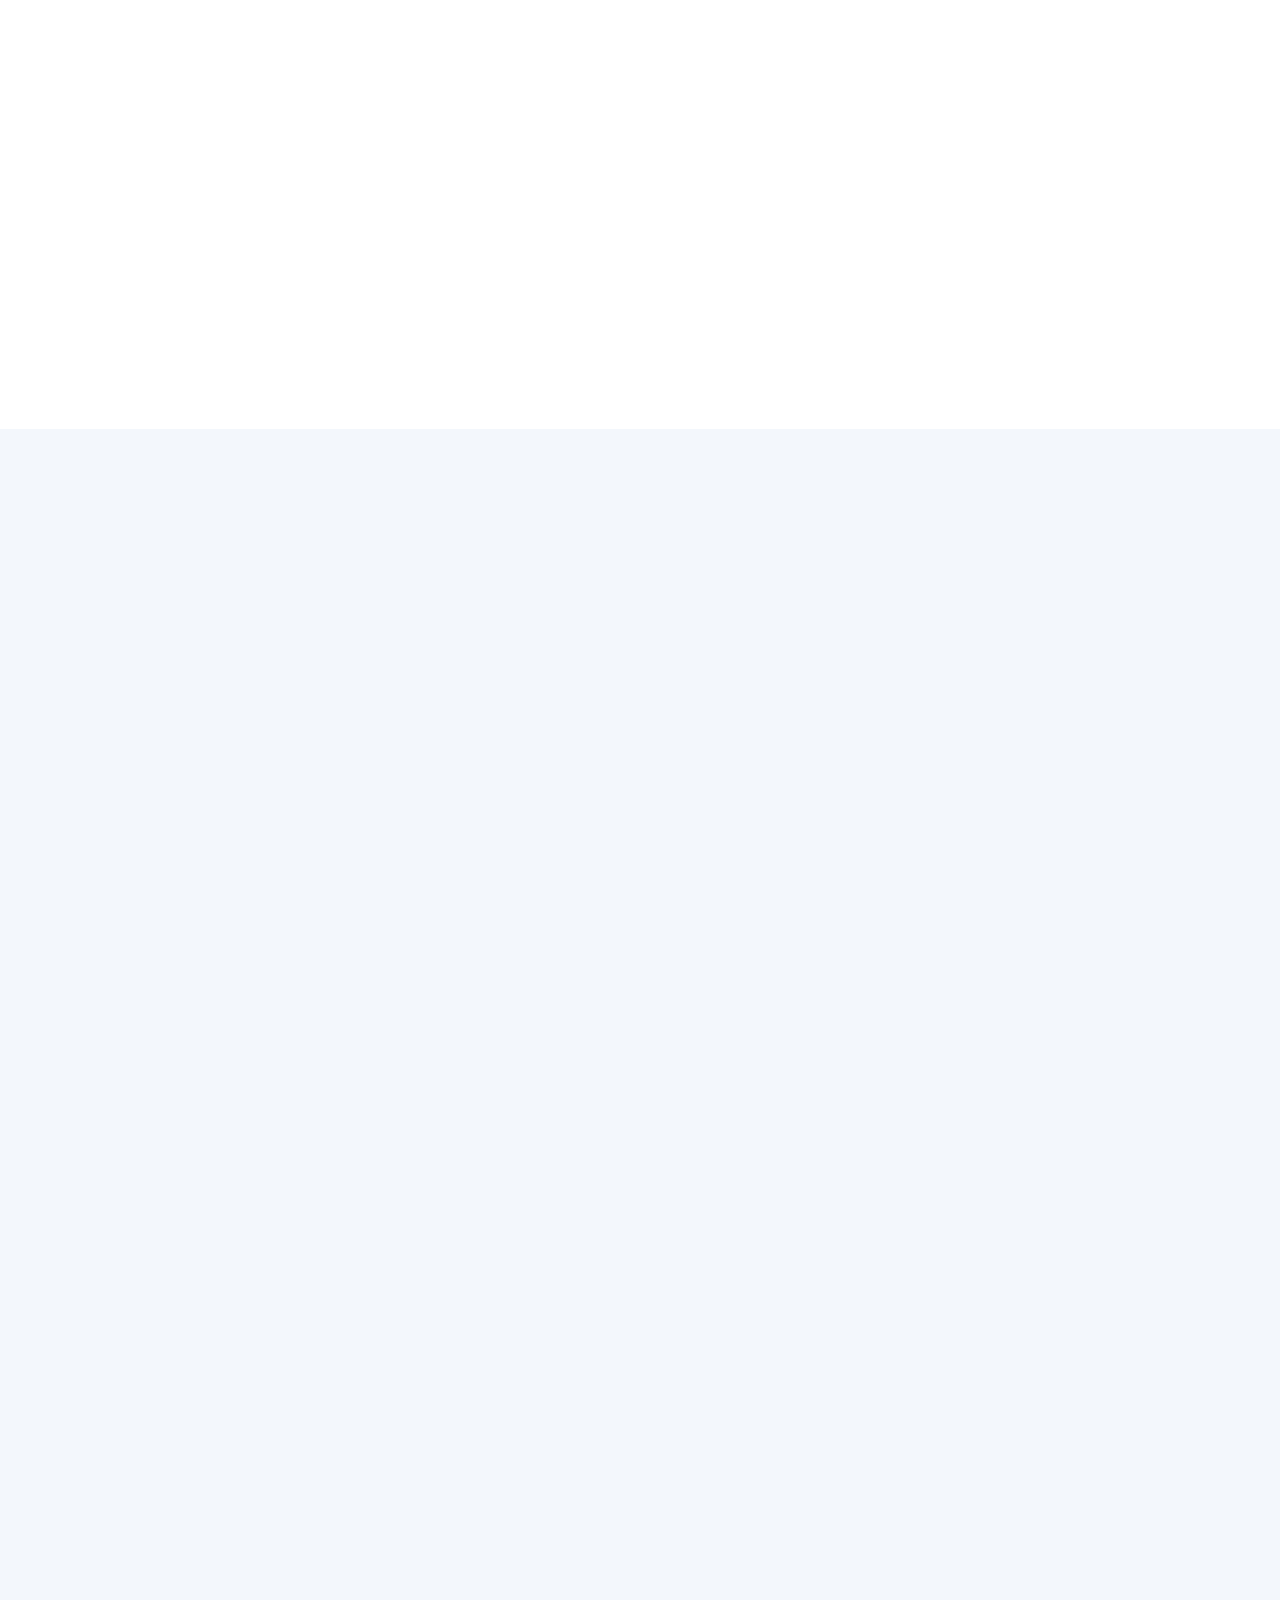
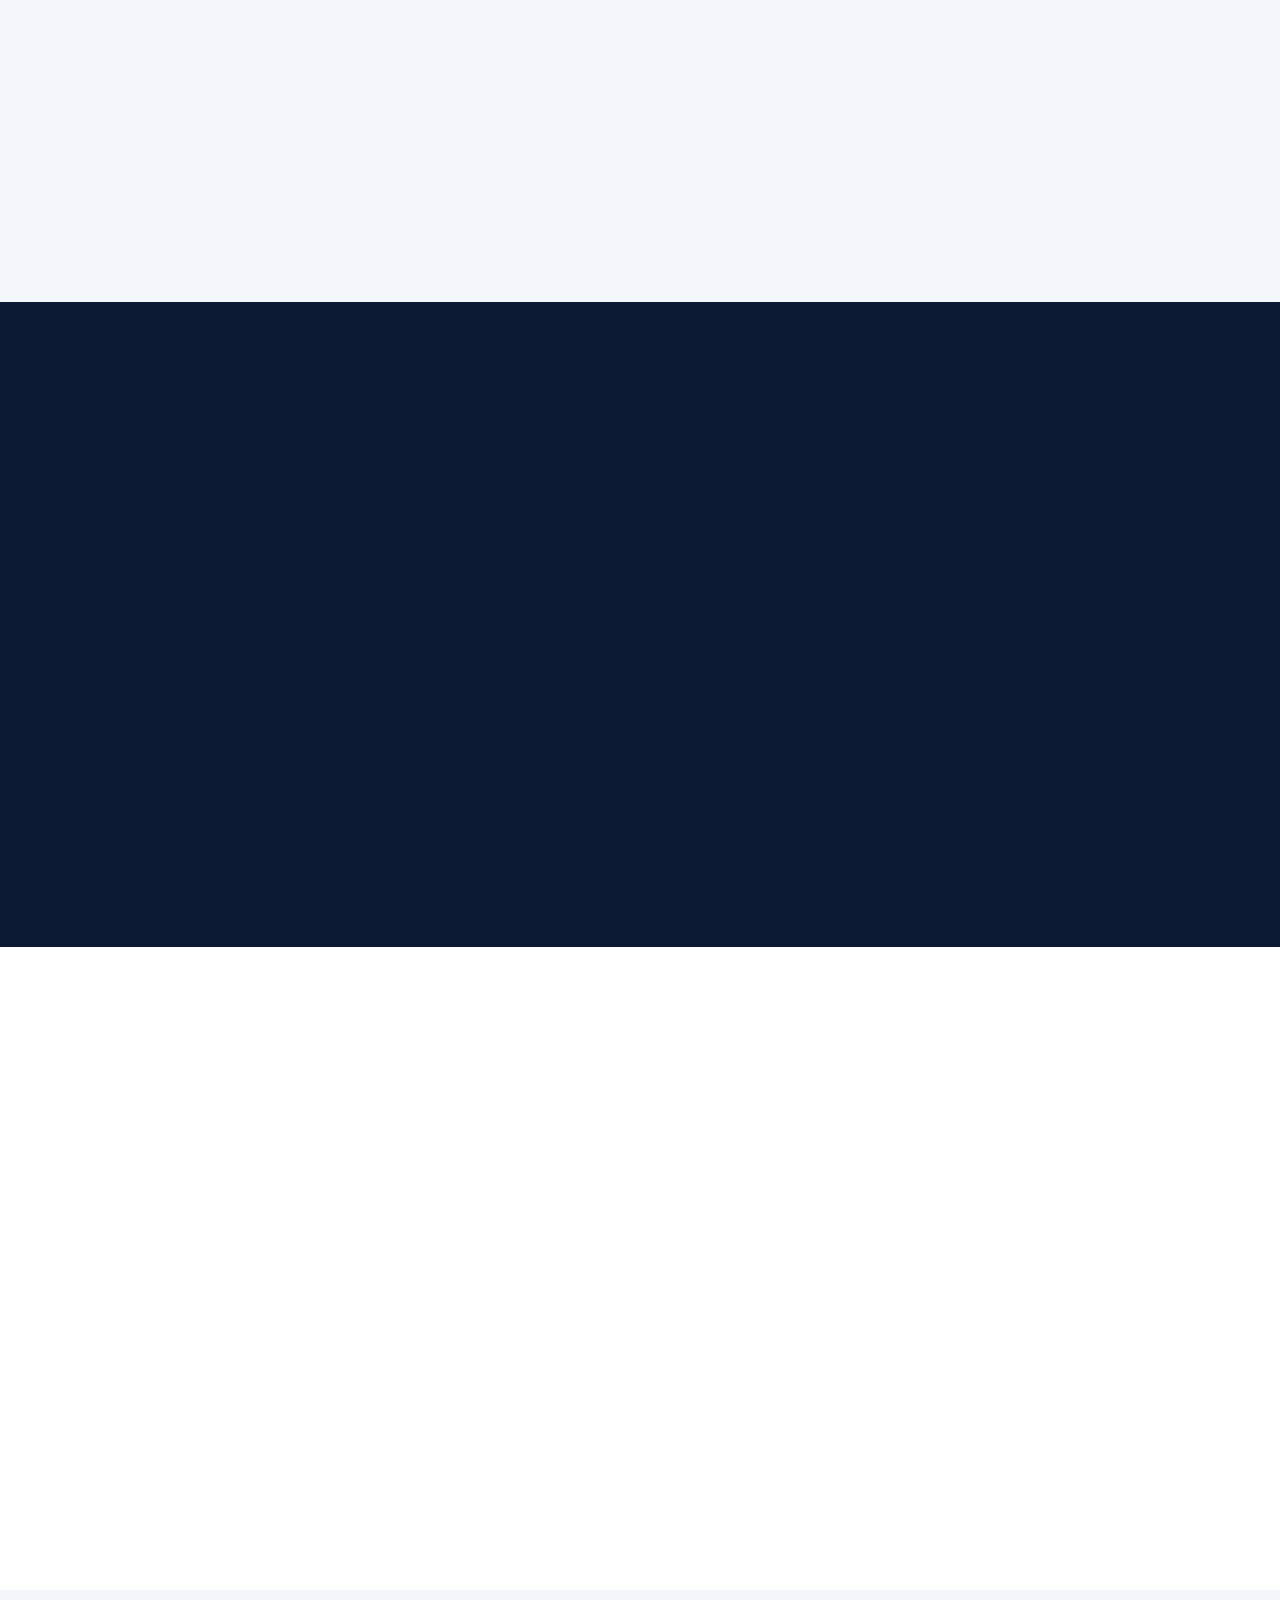
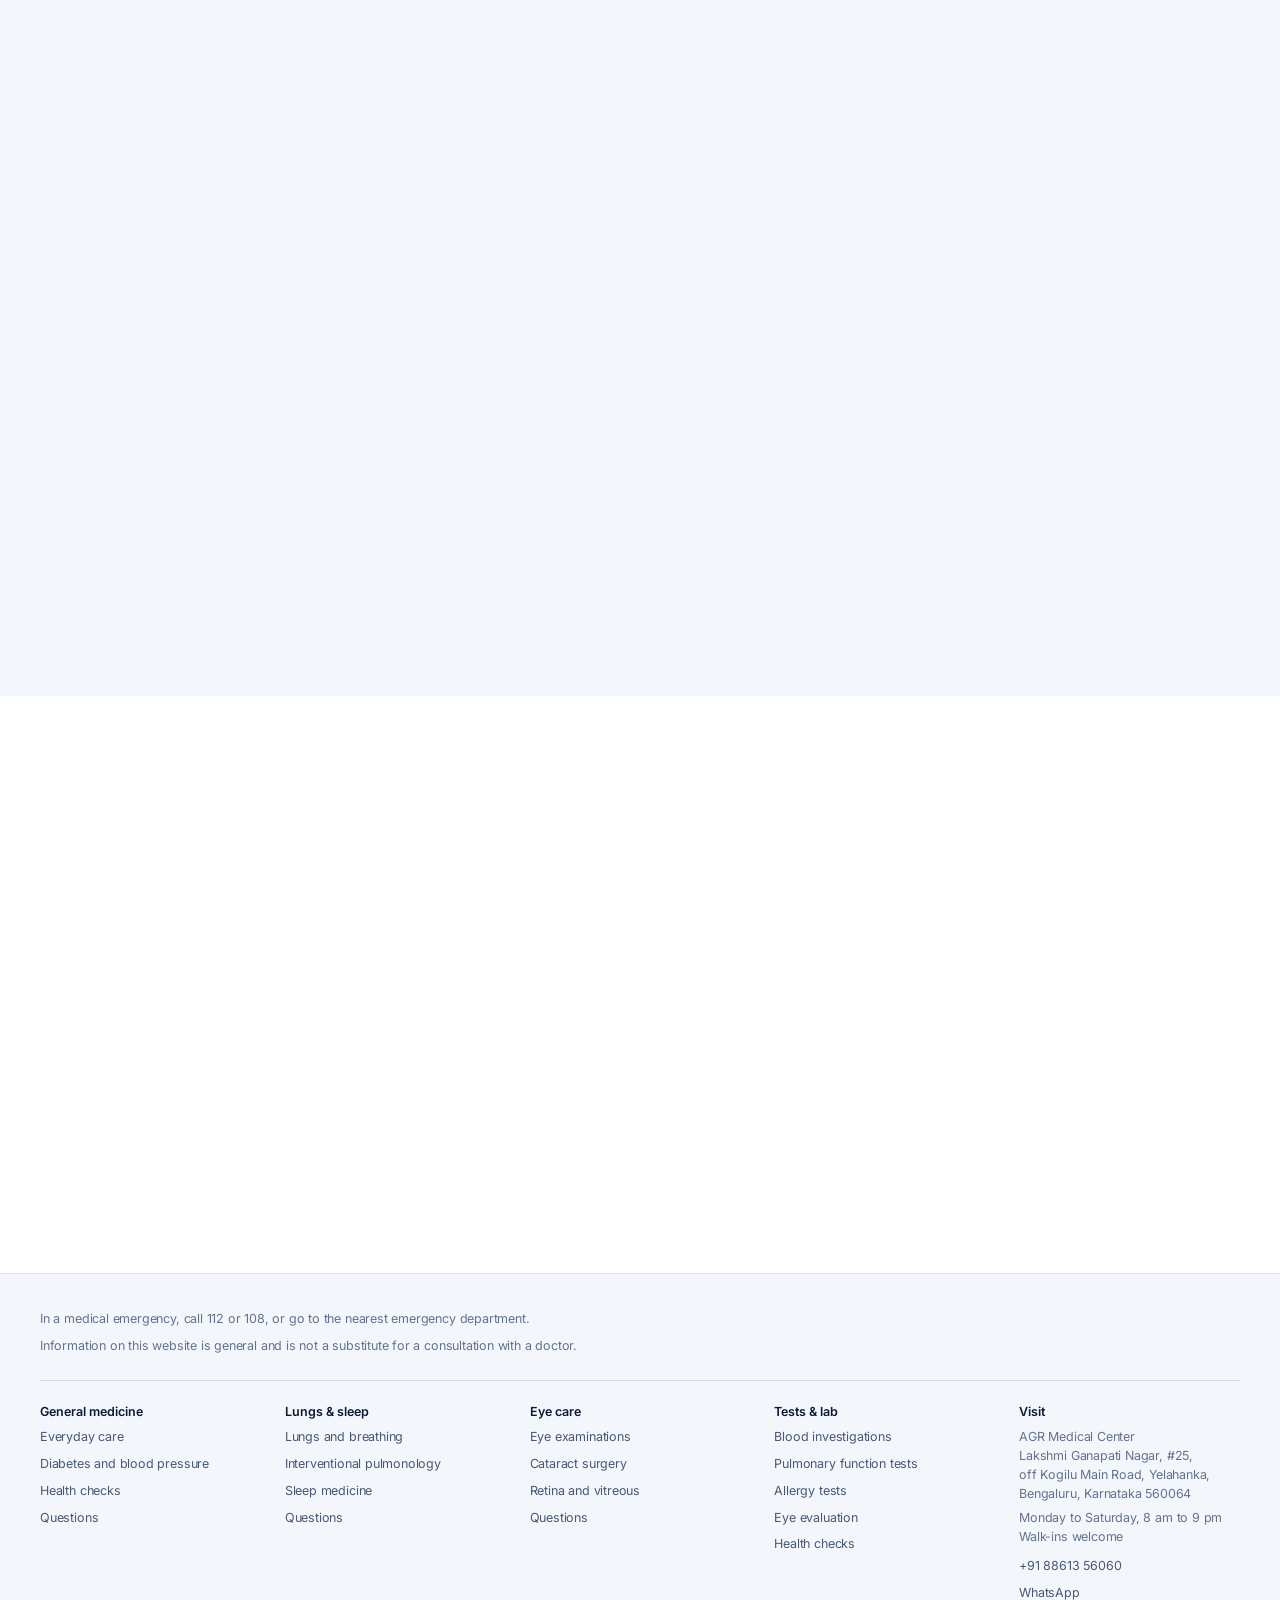
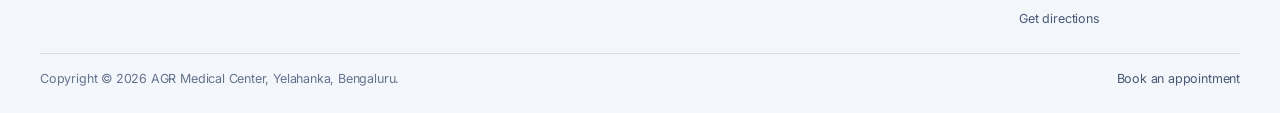
<file: medicine.html>
<!doctype html>
<html lang="en-IN">
<head>
  <meta charset="utf-8">
  <meta name="robots" content="noindex">
  <meta http-equiv="refresh" content="0; url=lungs-sleep.html">
  <link rel="canonical" href="lungs-sleep.html">
  <title>Moved: Lungs and sleep | AGR Medical Center</title>
</head>
<body>
  <p>This page has moved. Go to <a href="lungs-sleep.html">Lungs and sleep</a> or <a href="general-medicine.html">General medicine</a>.</p>
</body>
</html>
</file>
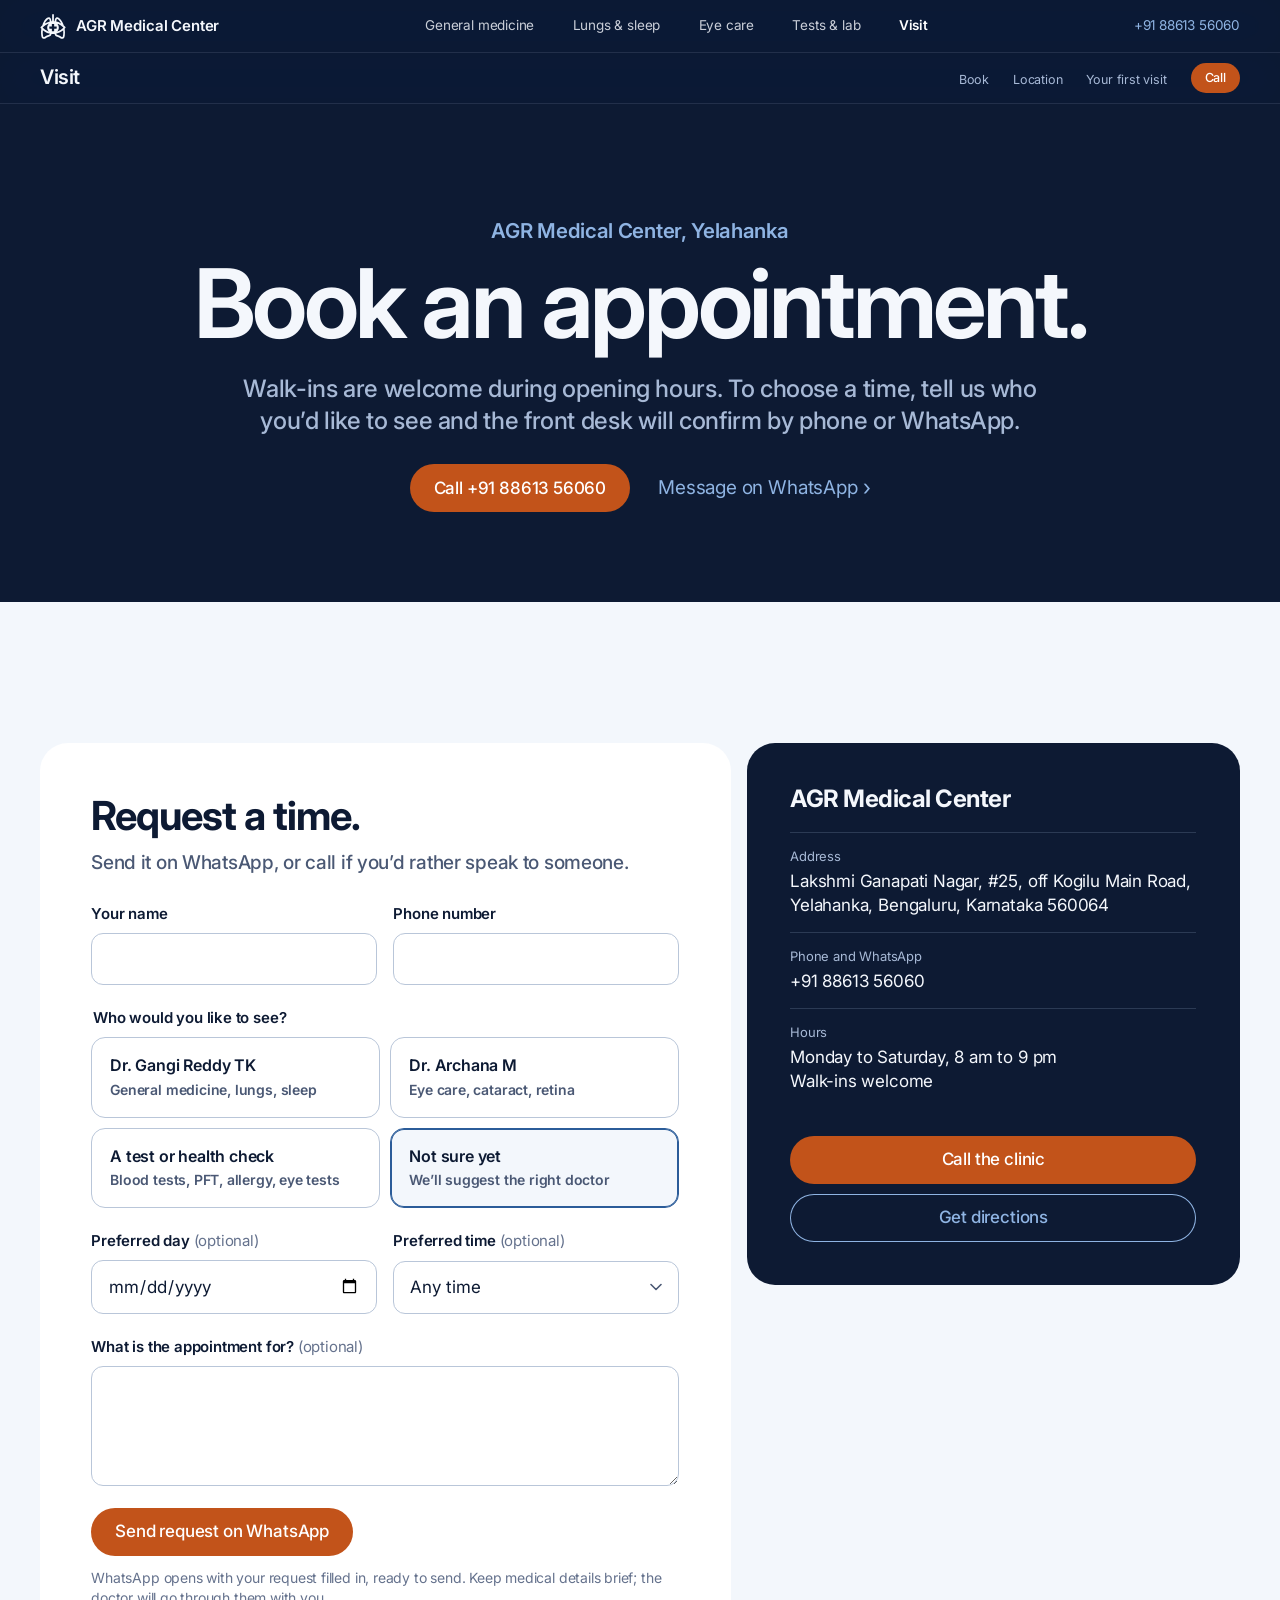
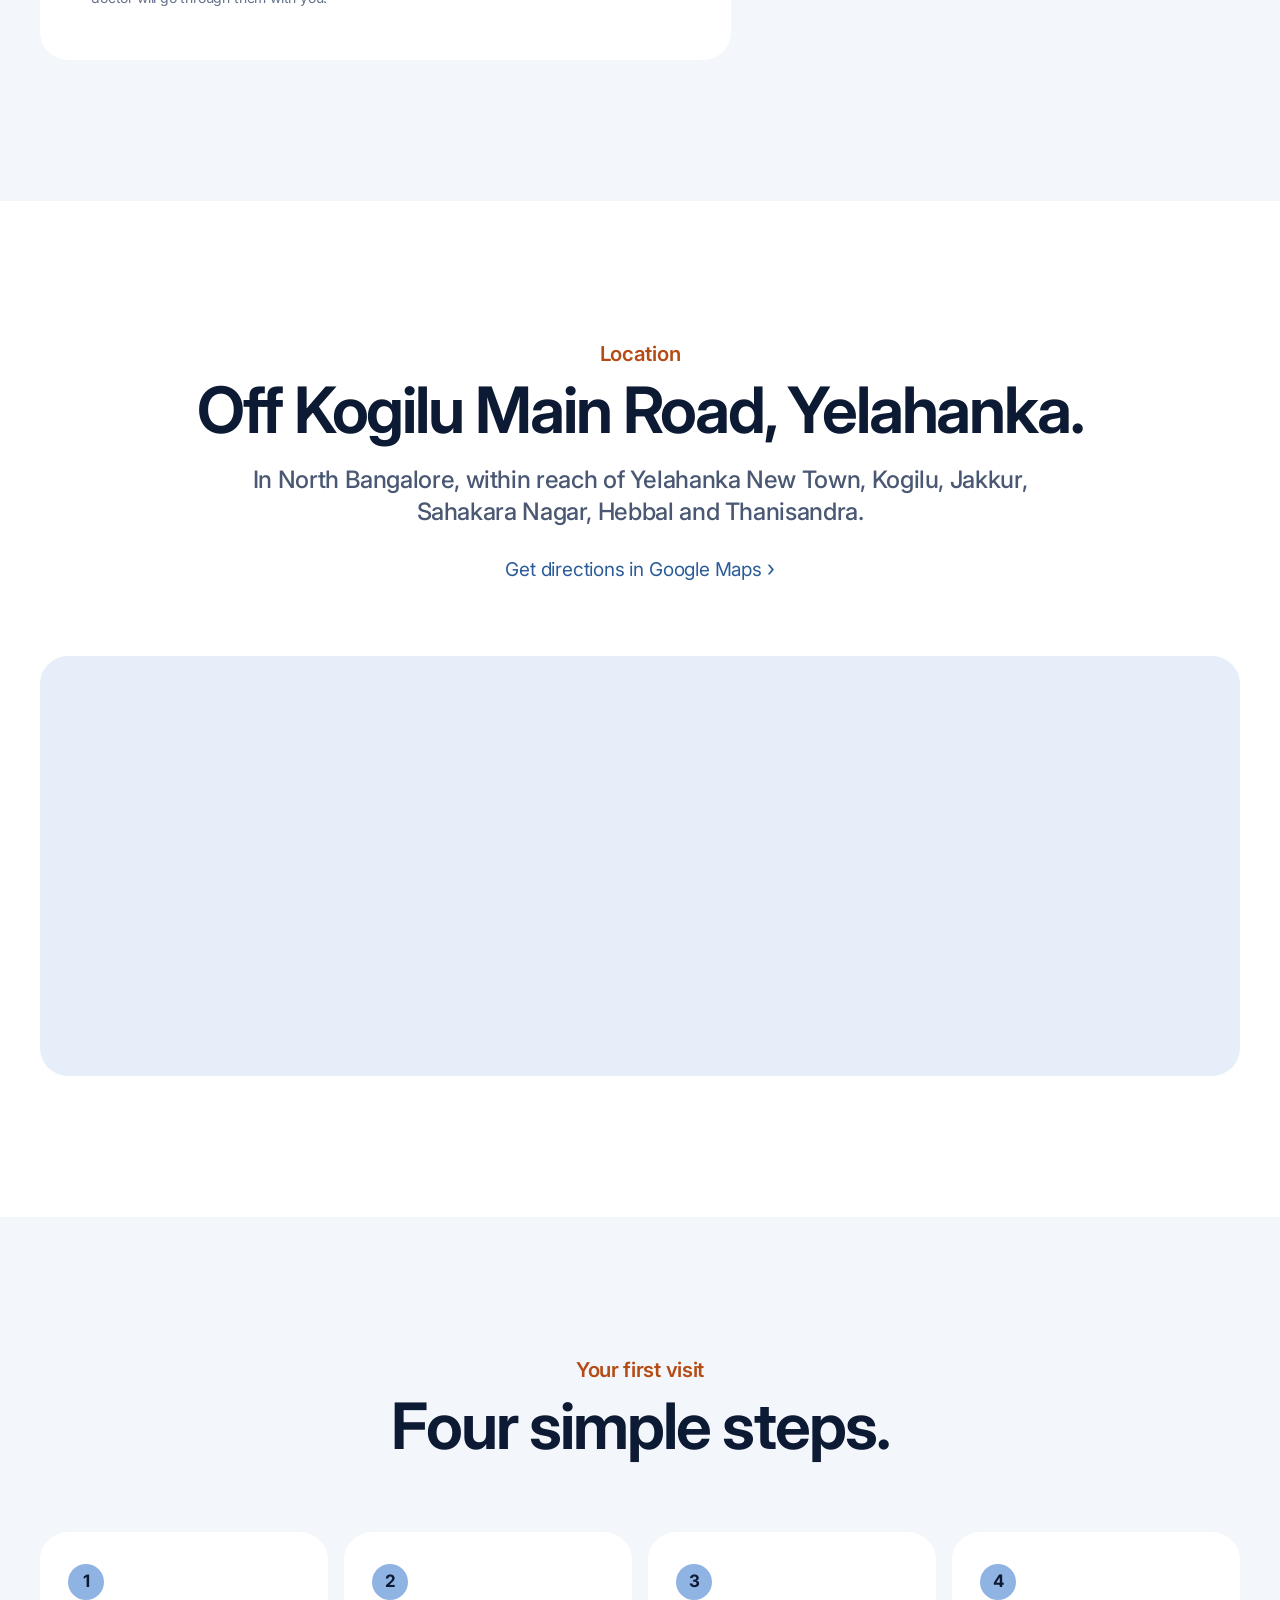
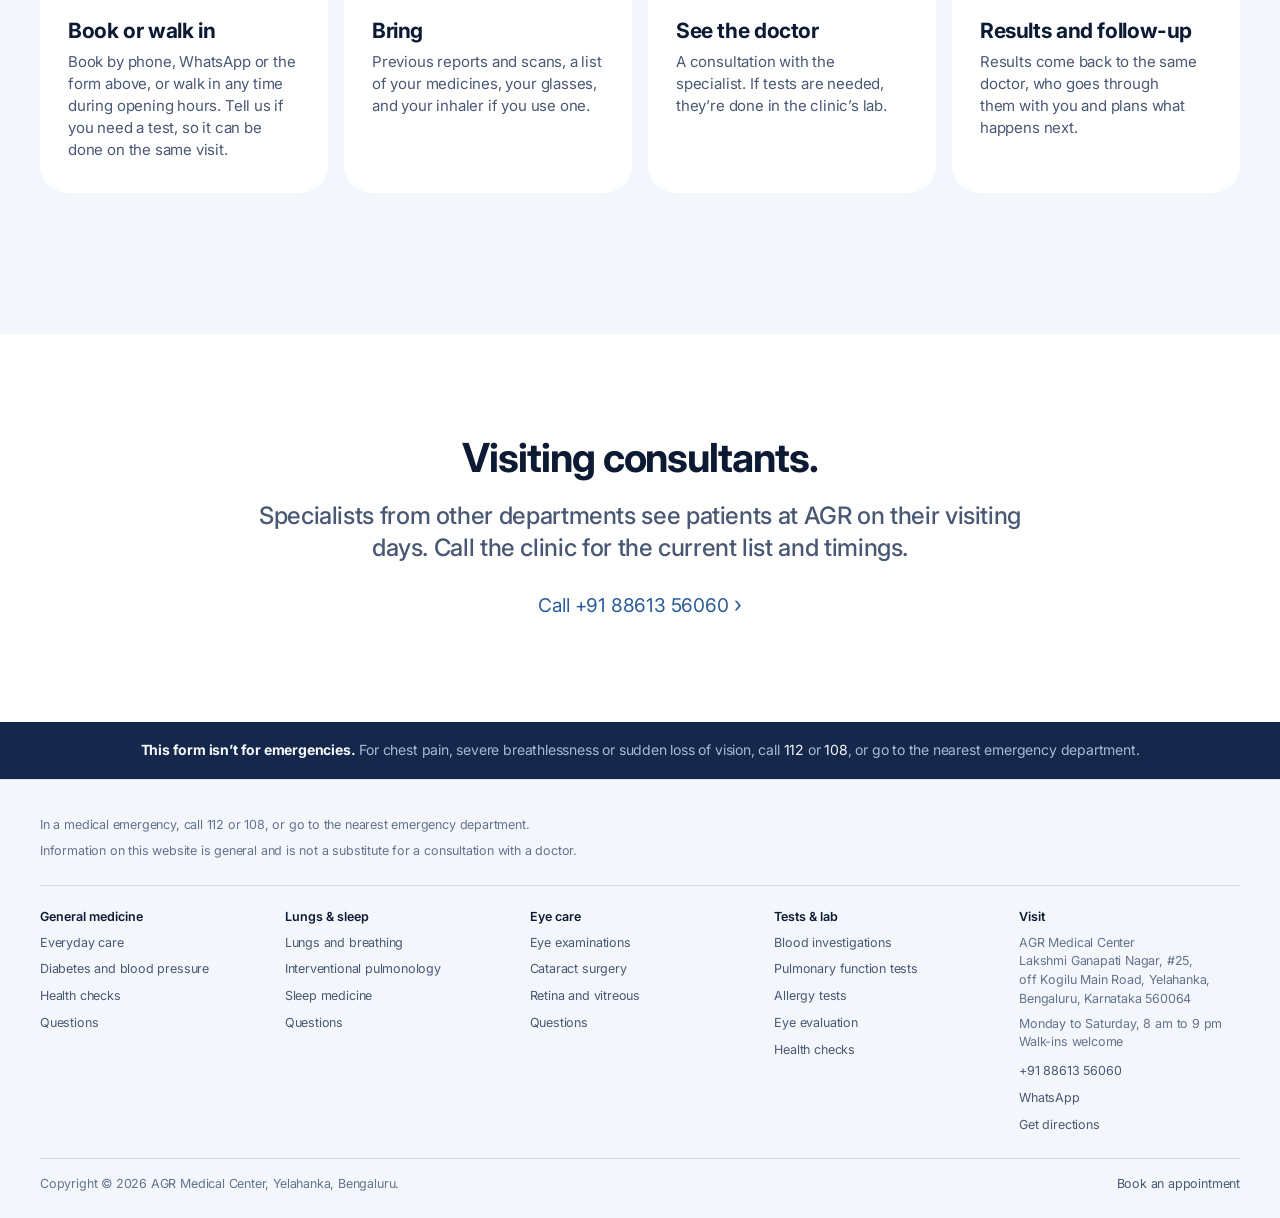
<file: visit.html>
<!doctype html>
<html lang="en-IN">
<head>
  <meta charset="utf-8">
  <meta name="viewport" content="width=device-width, initial-scale=1">
  <title>Book an Appointment | AGR Medical Center, Yelahanka, Bengaluru</title>
  <meta name="description" content="Book an appointment at AGR Medical Center, Lakshmi Ganapati Nagar, off Kogilu Main Road, Yelahanka, Bengaluru 560064. Call or WhatsApp +91 88613 56060.">
  <meta property="og:title" content="Book an appointment at AGR Medical Center, Yelahanka">
  <meta property="og:description" content="See Dr. Gangi Reddy TK or Dr. Archana M. Call or WhatsApp +91 88613 56060.">
  <!-- @head -->
<meta name="theme-color" content="#0d1a33">
  <link rel="icon" href="assets/img/favicon.svg" type="image/svg+xml">
  <link rel="apple-touch-icon" href="assets/img/apple-touch-icon.png">
  <link rel="preload" href="assets/fonts/inter-latin.woff2" as="font" type="font/woff2" crossorigin>
  <link rel="stylesheet" href="assets/css/site.css">
  <script>document.documentElement.classList.add('js')</script>
  <meta property="og:type" content="website">
  <meta property="og:site_name" content="AGR Medical Center">
  <meta property="og:locale" content="en_IN">
  <meta property="og:image" content="assets/img/og-image.jpg">
  <meta name="twitter:card" content="summary_large_image">
  <meta name="geo.region" content="IN-KA">
  <meta name="geo.placename" content="Yelahanka, Bengaluru">
<!-- /@head -->
  <script type="application/ld+json">
  {
    "@context": "https://schema.org",
    "@type": "MedicalClinic",
    "name": "AGR Medical Center",
    "telephone": "+91-88613-56060",
    "isAcceptingNewPatients": true,
    "openingHoursSpecification": [{"@type": "OpeningHoursSpecification", "dayOfWeek": ["Monday", "Tuesday", "Wednesday", "Thursday", "Friday", "Saturday"], "opens": "08:00", "closes": "21:00"}],
    "address": {"@type": "PostalAddress", "streetAddress": "Lakshmi Ganapati Nagar, #25, off Kogilu Main Road, Yelahanka", "addressLocality": "Bengaluru", "addressRegion": "Karnataka", "postalCode": "560064", "addressCountry": "IN"},
    "hasMap": "https://www.google.com/maps?q=Lakshmi+Ganapati+Nagar%2C+25%2C+Kogilu+Main+Road%2C+Yelahanka%2C+Bengaluru%2C+Karnataka+560064"
  }
  </script>
</head>
<body class="has-subnav">
<!-- @nav -->
<svg class="visually-hidden" aria-hidden="true" focusable="false"><symbol id="agr-mark" viewBox="0 0 690 670"><path fill="currentColor" fill-rule="evenodd" d="M 322 99.5 C 322 173.5,321.7 193.1,320.8 193.5 C 320.1 193.7,316.1 194,311.8 194.3 L 304.2 194.7 303 186.6 C 295.4 132.7,282.4 104.8,259.2 93.1 C 224.3 75.5,180.2 96.1,136.6 150.5 C 108.1 186.2,78.5 241.9,61.4 292.4 L 56 308.2 40.6 324.4 C 26.1 339.5,13.3 354.3,8.1 361.8 L 5.8 365.1 13.3 374.3 C 17.4 379.4,23.6 386.7,27.1 390.6 L 33.6 397.8 30.9 416.7 C 25.6 454.2,24.8 463.2,24.3 491.3 C 23.3 545.9,31.6 607.2,43.1 629 C 55.4 652.3,78 665.1,104.5 663.7 C 122.4 662.7,133.8 658.1,160.2 641.4 C 188.9 623.2,203.1 616.6,229.8 609.4 C 259.2 601.4,270.5 595.6,283.8 581.6 C 293.1 571.8,302.6 552.1,305.6 536.6 C 306.2 533,306.2 533,310.4 533.8 C 312.6 534.2,330.3 534.5,349.6 534.5 L 384.8 534.5 385.8 539 C 387.6 546.9,394.9 564.6,398.9 570.7 C 403.9 578.4,414.2 588.7,422.8 594.4 C 432.5 600.8,441.8 604.5,459.6 609.1 C 488.4 616.5,497.5 620.6,529.5 640.5 C 560.4 659.8,568.3 663,586.5 663.7 C 605.2 664.5,617.7 660.6,631 649.8 C 648.2 635.9,654.4 620.1,660.9 574.3 C 669 517.2,668 460.3,657.9 403.7 L 656.9 397.9 665.3 388.2 C 675.8 376,684 365.5,684 364.2 C 684 361.5,663.9 338.1,644.4 318 L 634.2 307.5 628.5 291 C 600.6 210.8,560.6 147,515.3 110.7 C 468.4 73.1,420.6 81.2,400.9 130.1 C 395.7 143.1,389.6 169.5,387.4 188.2 L 386.8 194 379.5 194 C 375.4 194,371.5 193.7,370.6 193.4 C 369.2 192.8,369 183.6,369 99.4 L 369 6 345.5 6 L 322 6 322 99.5 M 226.5 134.4 C 199.2 143.1,160.3 188.2,133.1 242.8 C 129.7 249.5,127.2 255,127.4 255 C 127.6 255,131.8 252.5,136.6 249.4 C 165.2 231.5,206.5 214.3,242.7 205.2 L 257.4 201.4 257.2 196.5 C 256.4 182.4,252.1 160.9,247.8 150 C 242 135.1,236.7 131.2,226.5 134.4 M 452.8 135 C 444.6 139.4,436.4 164.5,433.5 194.2 L 432.8 200.9 437.1 202 C 452.8 205.9,458.8 207.6,469 210.7 C 498.2 219.7,538.8 238.4,558.7 252.1 C 561.1 253.8,563 254.8,563 254.5 C 563 253.3,550.4 228.9,544.2 218.1 C 514.4 166.1,470 125.8,452.8 135 M 216.5 262.9 C 163.9 282.2,114.8 314.6,75.3 356.1 L 67 364.7 73.8 371.6 C 105.3 404.1,145.2 432.9,184 451.3 C 196.9 457.5,229.3 471,229.9 470.5 C 230.1 470.3,228.2 467.7,225.6 464.9 C 210.1 447.6,197.6 421.8,192.4 396.2 C 182.7 348.1,194.6 300.2,225.3 264.7 C 228 261.5,230.1 258.8,229.9 258.5 C 229.7 258.3,223.6 260.3,216.5 262.9 M 460 258.6 C 460 258.9,462.7 262.1,465.9 265.6 C 495.5 298,508.3 349.7,498.5 397.5 C 493.7 420.5,481.1 446,465.3 464.7 C 458.9 472.2,458.4 472.2,477 464.8 C 530.3 443.3,574.9 414,613.9 374.6 L 623.3 365.1 619.1 360.1 C 607.6 346.3,577.4 320,556.6 305.5 C 537.9 292.6,510.1 277.5,488.6 268.6 C 477.8 264.1,460 257.9,460 258.6 M 319.4 266.2 C 314.9 268.4,314.6 270.3,314.6 302.8 L 314.5 333.5 282.7 334 C 251 334.5,250.8 334.5,249 336.8 C 246.4 340,245.8 346.7,246.2 369.2 C 246.5 387.3,246.7 389.1,248.6 391.7 C 249.7 393.2,251.8 394.8,253.1 395.1 C 254.4 395.5,268.9 395.8,285.2 395.9 L 315 396 315 427.5 L 315 459.1 317.4 461.5 C 320.6 464.7,326.4 465.3,350.1 464.8 C 362.9 464.6,370.2 464.1,371.6 463.3 C 375.5 461,376 457.2,376 425.9 L 376 396 405.8 395.9 C 422.1 395.8,436.6 395.5,437.9 395.1 C 439.2 394.8,441.3 393.2,442.4 391.7 C 444.4 389,444.5 387.7,444.5 365.2 C 444.4 339.7,443.9 336.7,439.5 335 C 438 334.4,423.9 334,406.4 334 L 376 334 376 303.6 C 376 286.6,375.6 272,375 270.6 C 373.1 265.5,370.2 265,344.8 265.1 C 330.9 265.1,320.6 265.6,319.4 266.2 M 73.6 442.2 C 67.6 492.6,69.7 541.7,79.6 589.5 C 83.4 607.6,86.1 612.7,93.5 616.1 C 102.6 620.3,109.8 618,131.3 604.2 C 166.9 581.2,186.3 572.3,220 563.5 C 237.9 558.8,241.8 557.2,247.4 552 C 252 547.8,257 537.6,258.4 529.9 L 259 526.3 250.8 524.5 C 195.7 512.8,126.7 479.1,80.4 441.4 C 77.5 439,74.8 437,74.6 437 C 74.4 437,74 439.4,73.6 442.2 M 611.5 440.5 C 609.3 442.3,600.5 448.8,592 454.9 C 546.7 487.3,495.7 511,444.5 523.5 C 438.4 524.9,433 526.3,432.3 526.5 C 430.8 527,433.2 536.5,436.5 543 C 439.4 548.7,446.6 555.5,452.6 558.1 C 455.2 559.1,462.7 561.4,469.4 563.1 C 500.9 571,521.4 579.9,549 597.6 C 570.6 611.5,575.2 614.2,580.3 616.2 C 591.1 620.3,600.7 617.2,605.2 608 C 609.7 598.8,616.4 563.8,619.1 535.6 C 621.2 513.3,619.1 443.5,616.1 438.4 C 615.7 437.6,614.1 438.3,611.5 440.5"/></symbol><symbol id="i-lungs" viewBox="0 0 24 24"><g fill="none" stroke="currentColor" stroke-width="1.7" stroke-linecap="round" stroke-linejoin="round"><path d="M12 3.5V11M12 11l-1.6 1.6M12 11l1.6 1.6"/><path d="M10.4 7.8C7.4 8.4 4.6 12.6 3.9 17.3c-.3 2 1.1 3.3 3 2.8l2.3-.6c.8-.2 1.2-.9 1.2-1.7z"/><path d="M13.6 7.8c3 .6 5.8 4.8 6.5 9.5.3 2-1.1 3.3-3 2.8l-2.3-.6c-.8-.2-1.2-.9-1.2-1.7z"/></g></symbol><symbol id="i-eye" viewBox="0 0 24 24"><g fill="none" stroke="currentColor" stroke-width="1.7" stroke-linecap="round" stroke-linejoin="round"><path d="M2.5 12C4.8 7.8 8.2 5.8 12 5.8s7.2 2 9.5 6.2c-2.3 4.2-5.7 6.2-9.5 6.2S4.8 16.2 2.5 12z"/><circle cx="12" cy="12" r="3.3"/></g><circle cx="12" cy="12" r="1.3" fill="currentColor"/></symbol><symbol id="i-stetho" viewBox="0 0 24 24"><g fill="none" stroke="currentColor" stroke-width="1.7" stroke-linecap="round" stroke-linejoin="round"><path d="M6 3.5H4.5v5a4.5 4.5 0 0 0 9 0v-5H12"/><path d="M9 13v1.5a5 5 0 0 0 10 0V13"/><circle cx="19" cy="11" r="2"/></g></symbol></svg>
<a class="skip-link" href="#main">Skip to content</a>
<header class="nav">
  <div class="wrap nav__inner">
    <a class="brand" href="index.html" aria-label="AGR Medical Center, home"><svg aria-hidden="true" focusable="false"><use href="#agr-mark"></use></svg><span>AGR Medical Center</span></a>
    <nav aria-label="Main">
      <ul class="nav__links">
        <li><a href="general-medicine.html">General medicine</a></li>
        <li><a href="lungs-sleep.html">Lungs &amp; sleep</a></li>
        <li><a href="eye-care.html">Eye care</a></li>
        <li><a href="diagnostics.html">Tests &amp; lab</a></li>
        <li><a href="visit.html" aria-current="page">Visit</a></li>
      </ul>
    </nav>
    <div class="nav__actions">
      <a class="nav__phone" href="tel:+918861356060">+91 88613 56060</a>
      <a class="btn btn--sm" href="visit.html#book">Book</a>
    </div>
    <button class="menu-btn" type="button" aria-expanded="false" aria-controls="menu" aria-label="Open menu"><span></span><span></span></button>
  </div>
</header>
<div class="menu" id="menu" hidden>
  <nav aria-label="Main">
    <ul>
      <li><a class="menu__link" href="index.html">Home</a></li>
      <li><a class="menu__link" href="general-medicine.html">General medicine</a></li>
      <li><a class="menu__link" href="lungs-sleep.html">Lungs &amp; sleep</a></li>
      <li><a class="menu__link" href="eye-care.html">Eye care</a></li>
      <li><a class="menu__link" href="diagnostics.html">Tests &amp; lab</a></li>
      <li><a class="menu__link" href="visit.html" aria-current="page">Visit</a></li>
    </ul>
  </nav>
  <div class="menu__foot">
    <a class="btn" href="visit.html#book">Book an appointment</a>
    <a class="btn btn--ghost-light" href="tel:+918861356060">Call +91 88613 56060</a>
  </div>
</div>
<!-- /@nav -->

<nav class="subnav" aria-label="On this page">
  <div class="wrap subnav__inner">
    <a class="subnav__title" href="#main">Visit</a>
    <ul class="subnav__links">
      <li><a href="#book">Book</a></li>
      <li><a href="#location">Location</a></li>
      <li><a href="#first-visit">Your first visit</a></li>
      <li><a class="btn btn--sm" href="tel:+918861356060">Call</a></li>
    </ul>
  </div>
</nav>

<main id="main">

  <section class="hero hero--page" aria-labelledby="page-title">
    <div class="wrap">
      <h1 class="hero__title" id="page-title">
        <span class="eyebrow">AGR Medical Center, Yelahanka</span>
        <span class="display">Book an appointment.</span>
      </h1>
      <p class="lead">Walk-ins are welcome during opening hours. To choose a time, tell us who you&rsquo;d like to see and the front desk will confirm by phone or WhatsApp.</p>
      <div class="ctas">
        <a class="btn" href="tel:+918861356060">Call +91 88613 56060</a>
        <a class="more" href="https://wa.me/918861356060">Message on WhatsApp</a>
      </div>
    </div>
  </section>

  <section class="section section--tint" id="book" aria-labelledby="form-title">
    <div class="wrap booking">
      <div class="form-card">
        <h2 class="headline-sm" id="form-title">Request a time.</h2>
        <p class="lead lead--start lead--sm">Send it on WhatsApp, or call if you&rsquo;d rather speak to someone.</p>

        <form class="form" id="booking-form" novalidate>
          <div class="form__row">
            <div class="field" data-field="name">
              <label for="f-name">Your name</label>
              <input id="f-name" name="name" type="text" autocomplete="name" required aria-describedby="f-name-error">
              <p class="field__error" id="f-name-error" aria-live="polite"></p>
            </div>
            <div class="field" data-field="phone">
              <label for="f-phone">Phone number</label>
              <input id="f-phone" name="phone" type="tel" autocomplete="tel" inputmode="tel" required aria-describedby="f-phone-error">
              <p class="field__error" id="f-phone-error" aria-live="polite"></p>
            </div>
          </div>

          <fieldset class="field">
            <legend>Who would you like to see?</legend>
            <div class="choices">
              <label class="choice">
                <input type="radio" name="see" value="gangi">
                <span><strong>Dr. Gangi Reddy TK</strong><small>General medicine, lungs, sleep</small></span>
              </label>
              <label class="choice">
                <input type="radio" name="see" value="archana">
                <span><strong>Dr. Archana M</strong><small>Eye care, cataract, retina</small></span>
              </label>
              <label class="choice">
                <input type="radio" name="see" value="tests">
                <span><strong>A test or health check</strong><small>Blood tests, PFT, allergy, eye tests</small></span>
              </label>
              <label class="choice">
                <input type="radio" name="see" value="unsure" checked>
                <span><strong>Not sure yet</strong><small>We&rsquo;ll suggest the right doctor</small></span>
              </label>
            </div>
          </fieldset>

          <div class="form__row">
            <div class="field">
              <label for="f-date">Preferred day <span class="hint">(optional)</span></label>
              <input id="f-date" name="date" type="date">
            </div>
            <div class="field">
              <label for="f-time">Preferred time <span class="hint">(optional)</span></label>
              <select id="f-time" name="time">
                <option value="">Any time</option>
                <option>Morning</option>
                <option>Afternoon</option>
                <option>Evening</option>
              </select>
            </div>
          </div>

          <div class="field">
            <label for="f-note">What is the appointment for? <span class="hint">(optional)</span></label>
            <textarea id="f-note" name="note" rows="4"></textarea>
          </div>

          <div class="form__submit">
            <button class="btn" type="submit">Send request on WhatsApp</button>
            <p class="form__fine">WhatsApp opens with your request filled in, ready to send. Keep medical details brief; the doctor will go through them with you.</p>
          </div>
        </form>
      </div>

      <aside class="booking__aside" aria-labelledby="clinic-title">
        <div class="place">
          <h3 id="clinic-title">AGR Medical Center</h3>
          <dl>
            <div><dt>Address</dt><dd>Lakshmi Ganapati Nagar, #25, off Kogilu Main Road, Yelahanka, Bengaluru, Karnataka 560064</dd></div>
            <div><dt>Phone and WhatsApp</dt><dd><a href="tel:+918861356060">+91 88613 56060</a></dd></div>
            <div><dt>Hours</dt><dd>Monday to Saturday, 8&nbsp;am to 9&nbsp;pm<br>Walk-ins welcome</dd></div>
          </dl>
          <div class="place__actions">
            <a class="btn" href="tel:+918861356060">Call the clinic</a>
            <a class="btn btn--ghost-light" href="https://www.google.com/maps/dir/?api=1&amp;destination=Lakshmi+Ganapati+Nagar%2C+25%2C+Kogilu+Main+Road%2C+Yelahanka%2C+Bengaluru%2C+Karnataka+560064" target="_blank" rel="noopener">Get directions</a>
          </div>
        </div>
      </aside>
    </div>
  </section>

  <section class="section" id="location" aria-labelledby="location-title">
    <div class="wrap">
      <div class="intro center" data-reveal>
        <span class="eyebrow">Location</span>
        <h2 class="headline" id="location-title">Off Kogilu Main Road, Yelahanka.</h2>
        <p class="lead">In North Bangalore, within reach of Yelahanka New Town, Kogilu, Jakkur, Sahakara Nagar, Hebbal and Thanisandra.</p>
        <div class="ctas"><a class="more" href="https://www.google.com/maps/dir/?api=1&amp;destination=Lakshmi+Ganapati+Nagar%2C+25%2C+Kogilu+Main+Road%2C+Yelahanka%2C+Bengaluru%2C+Karnataka+560064" target="_blank" rel="noopener">Get directions in Google Maps</a></div>
      </div>
      <div class="map" data-reveal>
        <iframe title="Map showing AGR Medical Center, off Kogilu Main Road, Yelahanka" src="https://www.google.com/maps?q=Lakshmi+Ganapati+Nagar%2C+25%2C+Kogilu+Main+Road%2C+Yelahanka%2C+Bengaluru%2C+Karnataka+560064&amp;output=embed" loading="lazy" referrerpolicy="no-referrer-when-downgrade"></iframe>
      </div>
    </div>
  </section>

  <section class="section section--tint" id="first-visit" aria-labelledby="first-visit-title">
    <div class="wrap">
      <div class="intro center" data-reveal>
        <span class="eyebrow">Your first visit</span>
        <h2 class="headline" id="first-visit-title">Four simple steps.</h2>
      </div>
      <ol class="steps" data-reveal>
        <li>
          <h3>Book or walk in</h3>
          <p>Book by phone, WhatsApp or the form above, or walk in any time during opening hours. Tell us if you need a test, so it can be done on the same visit.</p>
        </li>
        <li>
          <h3>Bring</h3>
          <p>Previous reports and scans, a list of your medicines, your glasses, and your inhaler if you use one.</p>
        </li>
        <li>
          <h3>See the doctor</h3>
          <p>A consultation with the specialist. If tests are needed, they&rsquo;re done in the clinic&rsquo;s lab.</p>
        </li>
        <li>
          <h3>Results and follow-up</h3>
          <p>Results come back to the same doctor, who goes through them with you and plans what happens next.</p>
        </li>
      </ol>
    </div>
  </section>

  <section class="section section--tight" aria-labelledby="visiting-title">
    <div class="wrap wrap--narrow center" data-reveal>
      <h2 class="headline-sm" id="visiting-title">Visiting consultants.</h2>
      <p class="lead">Specialists from other departments see patients at AGR on their visiting days. Call the clinic for the current list and timings.</p>
      <div class="ctas"><a class="more" href="tel:+918861356060">Call +91 88613 56060</a></div>
    </div>
  </section>

  <div class="emergency">
    <div class="wrap">
      <p><strong>This form isn&rsquo;t for emergencies.</strong> For chest pain, severe breathlessness or sudden loss of vision, call <a href="tel:112">112</a> or <a href="tel:108">108</a>, or go to the nearest emergency department.</p>
    </div>
  </div>

</main>

<!-- @footer -->
<footer class="footer">
  <div class="wrap">
    <div class="footer__notes">
      <p>In a medical emergency, call 112 or 108, or go to the nearest emergency department.</p>
      <p>Information on this website is general and is not a substitute for a consultation with a doctor.</p>
    </div>
    <div class="footer__cols">
      <div>
        <h2>General medicine</h2>
        <ul>
          <li><a href="general-medicine.html#everyday">Everyday care</a></li>
          <li><a href="general-medicine.html#long-term">Diabetes and blood pressure</a></li>
          <li><a href="general-medicine.html#checks">Health checks</a></li>
          <li><a href="general-medicine.html#faq">Questions</a></li>
        </ul>
      </div>
      <div>
        <h2>Lungs &amp; sleep</h2>
        <ul>
          <li><a href="lungs-sleep.html#lungs">Lungs and breathing</a></li>
          <li><a href="lungs-sleep.html#interventional">Interventional pulmonology</a></li>
          <li><a href="lungs-sleep.html#sleep">Sleep medicine</a></li>
          <li><a href="lungs-sleep.html#faq">Questions</a></li>
        </ul>
      </div>
      <div>
        <h2>Eye care</h2>
        <ul>
          <li><a href="eye-care.html#exams">Eye examinations</a></li>
          <li><a href="eye-care.html#cataract">Cataract surgery</a></li>
          <li><a href="eye-care.html#retina">Retina and vitreous</a></li>
          <li><a href="eye-care.html#faq">Questions</a></li>
        </ul>
      </div>
      <div>
        <h2>Tests &amp; lab</h2>
        <ul>
          <li><a href="diagnostics.html#blood">Blood investigations</a></li>
          <li><a href="diagnostics.html#pft">Pulmonary function tests</a></li>
          <li><a href="diagnostics.html#allergy">Allergy tests</a></li>
          <li><a href="diagnostics.html#eye">Eye evaluation</a></li>
          <li><a href="diagnostics.html#health-checks">Health checks</a></li>
        </ul>
      </div>
      <div>
        <h2>Visit</h2>
        <address>AGR Medical Center<br>Lakshmi Ganapati Nagar, #25,<br>off Kogilu Main Road, Yelahanka,<br>Bengaluru, Karnataka 560064</address>
        <p class="footer__hours">Monday to Saturday, 8&nbsp;am to 9&nbsp;pm<br>Walk-ins welcome</p>
        <ul class="footer__contact">
          <li><a href="tel:+918861356060">+91 88613 56060</a></li>
          <li><a href="https://wa.me/918861356060">WhatsApp</a></li>
          <li><a href="https://www.google.com/maps/dir/?api=1&amp;destination=Lakshmi+Ganapati+Nagar%2C+25%2C+Kogilu+Main+Road%2C+Yelahanka%2C+Bengaluru%2C+Karnataka+560064" target="_blank" rel="noopener">Get directions</a></li>
        </ul>
      </div>
    </div>
    <div class="footer__base">
      <p>Copyright &copy; <span data-year>2026</span> AGR Medical Center, Yelahanka, Bengaluru.</p>
      <p><a href="visit.html#book">Book an appointment</a></p>
    </div>
  </div>
</footer>
<script src="assets/js/site.js" defer></script>
<!-- /@footer -->
</body>
</html>
</file>
<file: assets/css/site.css>
/* AGR Medical Center
   Midnight navy #0D1A33, dusk blue #8FB4E3, midnight orange.
   Apple-inspired: clarity, generous space, large type, rounded tiles. */

@font-face {
  font-family: 'Inter';
  src: url('../fonts/inter-latin.woff2') format('woff2');
  font-weight: 400 800;
  font-style: normal;
  font-display: swap;
}

:root {
  --navy: #0d1a33;
  --navy-2: #15284b;
  --navy-3: #1e355f;
  --dusk: #8fb4e3;
  --dusk-300: #b4cdee;
  --dusk-200: #d2e1f5;
  --dusk-100: #e6eef9;
  --dusk-50: #f3f7fc;
  --white: #ffffff;

  --ink: #0d1a33;
  --ink-2: #4a5874;
  --ink-3: #65728d;
  --link: #2b5c99;
  --on-dark: #f4f7fc;
  --on-dark-2: #a7b9d6;

  --orange: #c2531a;
  --orange-hover: #d25e21;
  --orange-text: #b54c16;
  --orange-bright: #f0874a;
  --alert: #b42318;

  --font: -apple-system, BlinkMacSystemFont, 'SF Pro Text', 'Inter', 'Segoe UI', Roboto,
    'Helvetica Neue', Arial, sans-serif;
  --font-display: -apple-system, BlinkMacSystemFont, 'SF Pro Display', 'Inter', 'Segoe UI', Roboto,
    'Helvetica Neue', Arial, sans-serif;

  --nav-h: 52px;
  --subnav-h: 52px;
  --max: 1200px;
  --gutter: clamp(20px, 4vw, 40px);
  --radius: 28px;
  --radius-sm: 18px;
  --section: clamp(88px, 11vw, 148px);
  --ease: cubic-bezier(0.25, 0.1, 0.25, 1);
}

*,
*::before,
*::after {
  box-sizing: border-box;
}

html {
  -webkit-text-size-adjust: 100%;
  scroll-padding-top: calc(var(--nav-h) + var(--subnav-h) + 12px);
}

@media (prefers-reduced-motion: no-preference) {
  html {
    scroll-behavior: smooth;
  }
}

body {
  margin: 0;
  font-family: var(--font);
  font-size: 17px;
  line-height: 1.47;
  letter-spacing: -0.011em;
  color: var(--ink);
  background: var(--navy);
  -webkit-font-smoothing: antialiased;
  -moz-osx-font-smoothing: grayscale;
  font-optical-sizing: auto;
}

body.menu-open {
  overflow: hidden;
}

main {
  display: block;
  background: var(--white);
}

img {
  display: block;
  max-width: 100%;
  height: auto;
}

h1,
h2,
h3,
h4 {
  margin: 0;
  font-family: var(--font-display);
  font-weight: 700;
  letter-spacing: -0.028em;
  line-height: 1.08;
  text-wrap: balance;
}

p {
  margin: 0 0 1em;
  text-wrap: pretty;
}

p:last-child {
  margin-bottom: 0;
}

a {
  color: var(--link);
  text-decoration: none;
}

a:hover {
  text-decoration: underline;
  text-underline-offset: 0.18em;
}

ul,
ol {
  margin: 0;
  padding: 0;
}

:focus-visible {
  outline: 2px solid var(--orange-bright);
  outline-offset: 3px;
  border-radius: 4px;
}

.visually-hidden {
  position: absolute !important;
  width: 1px;
  height: 1px;
  padding: 0;
  margin: -1px;
  overflow: hidden;
  clip: rect(0, 0, 0, 0);
  white-space: nowrap;
  border: 0;
}

.skip-link {
  position: absolute;
  left: 16px;
  top: -60px;
  z-index: 200;
  padding: 10px 16px;
  background: var(--white);
  color: var(--ink);
  font-weight: 600;
  border-radius: 999px;
}

.skip-link:focus {
  top: 8px;
}

.wrap {
  width: 100%;
  max-width: calc(var(--max) + 2 * var(--gutter));
  margin: 0 auto;
  padding: 0 var(--gutter);
}

.wrap--narrow {
  max-width: calc(820px + 2 * var(--gutter));
}

.center {
  text-align: center;
}

/* ---------- Global nav ---------- */

.nav {
  position: sticky;
  top: 0;
  z-index: 100;
  height: var(--nav-h);
  background: rgba(13, 26, 51, 0.82);
  -webkit-backdrop-filter: saturate(180%) blur(20px);
  backdrop-filter: saturate(180%) blur(20px);
  color: var(--on-dark);
}

.nav__inner {
  display: flex;
  align-items: center;
  justify-content: space-between;
  gap: 24px;
  height: 100%;
}

.brand {
  display: flex;
  align-items: center;
  gap: 10px;
  color: var(--on-dark);
  font-size: 15px;
  font-weight: 600;
  letter-spacing: -0.01em;
  white-space: nowrap;
}

.brand:hover {
  text-decoration: none;
}

.brand svg {
  flex: none;
  width: 26px;
  height: 25px;
}

.nav__links {
  display: flex;
  align-items: center;
  gap: clamp(20px, 3vw, 40px);
  list-style: none;
}

.nav__links a {
  display: block;
  padding: 8px 0;
  white-space: nowrap;
  font-size: 13.5px;
  color: rgba(244, 247, 252, 0.82);
  transition: color 0.2s var(--ease);
}

.nav__links a:hover,
.nav__links a[aria-current='page'] {
  color: var(--white);
  text-decoration: none;
}

.nav__links a[aria-current='page'] {
  font-weight: 600;
}

.nav__actions {
  display: flex;
  align-items: center;
  gap: 18px;
}

.nav__phone {
  font-size: 13.5px;
  color: var(--dusk);
  white-space: nowrap;
}

.menu-btn {
  display: none;
  position: relative;
  width: 44px;
  height: 44px;
  margin-right: -10px;
  padding: 0;
  background: none;
  border: 0;
  color: var(--on-dark);
  cursor: pointer;
}

.menu-btn span {
  position: absolute;
  left: 13px;
  width: 18px;
  height: 1.5px;
  background: currentColor;
  border-radius: 1px;
  transition: transform 0.3s var(--ease), top 0.3s var(--ease);
}

.menu-btn span:first-child {
  top: 18px;
}

.menu-btn span:last-child {
  top: 25px;
}

.menu-btn[aria-expanded='true'] span:first-child {
  top: 21.5px;
  transform: rotate(45deg);
}

.menu-btn[aria-expanded='true'] span:last-child {
  top: 21.5px;
  transform: rotate(-45deg);
}

.menu {
  position: fixed;
  inset: var(--nav-h) 0 0 0;
  z-index: 99;
  display: flex;
  flex-direction: column;
  padding: 16px var(--gutter) 32px;
  background: var(--navy);
  overflow-y: auto;
}

.menu[hidden] {
  display: none;
}

.menu ul {
  list-style: none;
}

.menu__link {
  display: block;
  padding: 10px 0;
  font-family: var(--font-display);
  font-size: 30px;
  font-weight: 700;
  letter-spacing: -0.025em;
  color: var(--on-dark);
}

.menu__link:hover {
  text-decoration: none;
  color: var(--dusk);
}

.menu__link[aria-current='page'] {
  color: var(--dusk);
}

.menu__foot {
  display: grid;
  gap: 12px;
  margin-top: auto;
  padding-top: 32px;
}

/* ---------- Page sub-nav (product-page style) ---------- */

.subnav {
  position: sticky;
  top: var(--nav-h);
  z-index: 90;
  height: var(--subnav-h);
  background: rgba(13, 26, 51, 0.8);
  -webkit-backdrop-filter: saturate(180%) blur(20px);
  backdrop-filter: saturate(180%) blur(20px);
  border-top: 1px solid rgba(167, 185, 214, 0.14);
  border-bottom: 1px solid rgba(167, 185, 214, 0.14);
}

.subnav__inner {
  display: flex;
  align-items: center;
  justify-content: space-between;
  gap: 24px;
  height: 100%;
}

.subnav__title {
  font-family: var(--font-display);
  font-size: 20px;
  font-weight: 600;
  letter-spacing: -0.02em;
  color: var(--on-dark);
  white-space: nowrap;
}

.subnav__title:hover {
  text-decoration: none;
}

.subnav__links {
  display: flex;
  align-items: center;
  gap: 24px;
  list-style: none;
}

.subnav__links a {
  font-size: 12.5px;
  color: var(--on-dark-2);
  white-space: nowrap;
}

.subnav__links a:hover {
  color: var(--white);
  text-decoration: none;
}

.subnav__links .btn {
  color: var(--white);
}

/* ---------- Buttons and links ---------- */

.btn {
  display: inline-flex;
  align-items: center;
  justify-content: center;
  min-height: 48px;
  padding: 0 24px;
  background: var(--orange);
  color: var(--white);
  font: 500 17px/1 var(--font);
  letter-spacing: -0.01em;
  text-align: center;
  border: 0;
  border-radius: 999px;
  cursor: pointer;
  transition: background-color 0.2s var(--ease), transform 0.2s var(--ease);
  white-space: nowrap;
}

.btn:hover {
  background: var(--orange-hover);
  text-decoration: none;
}

.btn:active {
  transform: scale(0.98);
}

.btn--sm {
  min-height: 30px;
  padding: 0 14px;
  font-size: 13px;
  font-weight: 500;
}

.btn--md {
  min-height: 40px;
  padding: 0 18px;
  font-size: 15px;
}

.btn--ghost {
  background: transparent;
  color: var(--link);
  box-shadow: inset 0 0 0 1px currentColor;
}

.btn--ghost:hover {
  background: rgba(43, 92, 153, 0.06);
}

.on-dark .btn--ghost,
.btn--ghost-light {
  color: var(--dusk);
  background: transparent;
  box-shadow: inset 0 0 0 1px currentColor;
}

.on-dark .btn--ghost:hover,
.btn--ghost-light:hover {
  background: rgba(143, 180, 227, 0.1);
}

.btn--block {
  width: 100%;
}

/* "Learn more ›" links */
.more {
  display: inline-flex;
  align-items: center;
  gap: 2px;
  font-size: inherit;
  color: var(--link);
  white-space: nowrap;
}

.more::after {
  content: '›';
  font-size: 1.15em;
  line-height: 1;
  transform: translateY(-0.03em);
  padding-left: 3px;
}

.on-dark .more {
  color: var(--dusk);
}

.ctas {
  display: flex;
  flex-wrap: wrap;
  align-items: center;
  justify-content: center;
  gap: 16px 28px;
  margin-top: 28px;
  font-size: 19px;
}

.ctas--start {
  justify-content: flex-start;
}

/* ---------- Sections and type ---------- */

.section {
  padding: var(--section) 0;
}

.section--tint {
  background: var(--dusk-50);
}

.section--dark,
.on-dark {
  color: var(--on-dark);
}

.section--dark {
  background: var(--navy);
}

.section--tight {
  padding: clamp(64px, 8vw, 104px) 0;
}

.section--flush-top {
  padding-top: 0;
}

.eyebrow {
  display: block;
  margin-bottom: 10px;
  font-family: var(--font-display);
  font-size: clamp(17px, 1.6vw, 21px);
  font-weight: 600;
  letter-spacing: -0.015em;
  line-height: 1.2;
  color: var(--orange-text);
}

.on-dark .eyebrow,
.section--dark .eyebrow {
  color: var(--orange-bright);
}

.display {
  display: block;
  font-size: clamp(44px, 7.6vw, 96px);
  font-weight: 650;
  line-height: 1.03;
  letter-spacing: -0.036em;
}

.headline {
  font-size: clamp(36px, 5.4vw, 64px);
  font-weight: 650;
  line-height: 1.06;
  letter-spacing: -0.032em;
}

.headline-sm {
  font-size: clamp(28px, 3.6vw, 40px);
  line-height: 1.1;
  letter-spacing: -0.026em;
}

.lead {
  max-width: 34em;
  margin: 20px auto 0;
  font-family: var(--font-display);
  font-size: clamp(19px, 2vw, 24px);
  font-weight: 500;
  line-height: 1.33;
  letter-spacing: -0.015em;
  color: var(--ink-2);
}

.on-dark .lead,
.section--dark .lead {
  color: var(--on-dark-2);
}

.lead--start {
  margin-left: 0;
}

.lead--sm {
  margin-top: 12px;
  font-size: 19px;
}

.intro {
  margin-bottom: clamp(48px, 6vw, 72px);
}

/* ---------- Hero ---------- */

.hero {
  padding: clamp(64px, 9vw, 120px) 0 clamp(40px, 5vw, 64px);
  background: var(--navy);
  color: var(--on-dark);
  text-align: center;
  overflow: hidden;
}

.hero .eyebrow {
  color: var(--dusk);
}

.hero__title {
  margin: 0;
}

.hero .lead {
  color: var(--on-dark-2);
}

.hero .ctas .more {
  color: var(--dusk);
}

.hero--page {
  padding-bottom: clamp(56px, 7vw, 96px);
}

/* ---------- Home: dusk-blue landing ---------- */

.page-home {
  background: var(--dusk);
}

.page-home .nav {
  background: rgba(143, 180, 227, 0.8);
  color: var(--navy);
}

.page-home .brand,
.page-home .nav__links a,
.page-home .nav__phone,
.page-home .menu-btn {
  color: var(--navy);
}

.page-home .nav__links a:hover {
  color: #000;
}

.hero--dusk {
  padding: clamp(48px, 6vw, 88px) 0 clamp(56px, 6.5vw, 96px);
  background: var(--dusk);
  color: var(--navy);
}

.hero--dusk .eyebrow {
  color: #1e355f;
}

.hero--dusk .lead {
  color: #213555;
}

.hero--dusk .ctas .more {
  color: var(--navy);
  font-weight: 500;
}

/* Headline on the left, the two doctors on the right */
.hero-split {
  display: grid;
  grid-template-columns: minmax(0, 11fr) minmax(0, 13fr);
  align-items: center;
  gap: clamp(32px, 5vw, 80px);
  text-align: left;
}

.hero-split .display {
  font-size: clamp(40px, 4.3vw, 64px);
}

.hero-split .lead {
  margin-left: 0;
}

.hero-split .ctas {
  justify-content: flex-start;
}

.hero-note {
  margin-top: 18px;
  font-size: 15px;
  font-weight: 500;
  color: #1e355f;
}

.hero-docs {
  display: grid;
  grid-template-columns: repeat(2, minmax(0, 1fr));
  gap: clamp(12px, 1.6vw, 20px);
}

.doc-card {
  display: block;
  color: var(--navy);
}

.doc-card:hover {
  text-decoration: none;
}

.doc-card__frame {
  position: relative;
  aspect-ratio: 4 / 5;
  overflow: hidden;
  background: linear-gradient(180deg, #c3d7f1 0%, #a9c5ea 100%);
  border-radius: var(--radius);
  transition: transform 0.4s var(--ease);
}

.doc-card:hover .doc-card__frame {
  transform: translateY(-4px);
}

.doc-card__frame img {
  position: absolute;
  left: 50%;
  bottom: 0;
  width: auto;
  max-width: none;
  height: 90%;
  transform: translateX(-50%);
}

.doc-card__badge {
  position: absolute;
  top: 14px;
  right: 14px;
  z-index: 1;
  display: grid;
  place-items: center;
  width: 52px;
  height: 52px;
  color: var(--orange);
  background: var(--white);
  border-radius: 50%;
  box-shadow: 0 6px 18px rgba(13, 26, 51, 0.16);
}

.doc-card__badge svg {
  width: 32px;
  height: 32px;
}

.doc-card__meta {
  padding: 14px 4px 0;
}

.doc-card__meta strong {
  display: block;
  font-family: var(--font-display);
  font-size: 19px;
  font-weight: 650;
  letter-spacing: -0.018em;
  line-height: 1.25;
}

.doc-card__role {
  display: block;
  margin-top: 2px;
  font-size: 14.5px;
  color: #213555;
}

.doc-card__meta .more {
  margin-top: 6px;
  font-size: 14.5px;
  font-weight: 500;
  color: var(--navy);
}

/* Same badge on the doctor introduction of the practice pages */
.doc-split {
  position: relative;
}

.doc-split > .doc-card__badge {
  top: 20px;
  right: 20px;
}

/* Inner pages with a sub-nav: the page's own Book button replaces the global one */
.has-subnav .nav__actions .btn {
  display: none;
}

/* ---------- Tiles ---------- */

.tiles {
  display: grid;
  grid-template-columns: repeat(2, minmax(0, 1fr));
  gap: 16px;
}

.tile {
  position: relative;
  display: flex;
  flex-direction: column;
  min-height: 100%;
  padding: clamp(32px, 4vw, 52px) clamp(24px, 3.4vw, 48px) 0;
  background: var(--dusk-50);
  color: var(--ink);
  border-radius: var(--radius);
  overflow: hidden;
  text-align: center;
}

.tile--dusk {
  background: linear-gradient(180deg, #a6c4ea 0%, var(--dusk) 100%);
}

.tile--navy {
  background: var(--navy-2);
  color: var(--on-dark);
}

.tile--white {
  background: var(--white);
}

.tile--pad {
  padding-bottom: clamp(32px, 4vw, 48px);
}

.tile--start {
  text-align: left;
}

.tile__eyebrow {
  margin-bottom: 6px;
  font-size: 15px;
  font-weight: 600;
  color: var(--orange-text);
}

.tile--navy .tile__eyebrow,
.section--dark .tile__eyebrow {
  color: var(--orange-bright);
}

.tile--dusk .tile__eyebrow {
  color: var(--navy);
}

.tile__title {
  font-size: clamp(28px, 3.4vw, 40px);
  letter-spacing: -0.03em;
}

.tile__title--sm {
  font-size: clamp(22px, 2.4vw, 28px);
  letter-spacing: -0.022em;
}

.tile__text {
  max-width: 30em;
  margin: 12px auto 0;
  font-size: 17px;
  color: var(--ink-2);
}

.tile--start .tile__text {
  margin-left: 0;
}

.tile--navy .tile__text {
  color: var(--on-dark-2);
}

.tile--dusk .tile__text {
  color: #213555;
}

.tile__links {
  display: flex;
  flex-wrap: wrap;
  justify-content: center;
  gap: 8px 28px;
  margin-top: 18px;
  font-size: 17px;
}

.tile--start .tile__links {
  justify-content: flex-start;
}

.tile--dusk .more {
  color: var(--navy);
  font-weight: 500;
}

.tile--navy .more {
  color: var(--dusk);
}

.tile__media {
  margin: auto calc(-1 * clamp(24px, 3.4vw, 48px)) 0;
  padding-top: 28px;
}

.tile__media img {
  width: 100%;
  object-fit: cover;
}

.tile__media--inset {
  margin: auto 0 clamp(24px, 3.4vw, 48px);
}

.tile__media--inset img {
  border-radius: var(--radius-sm);
}

/* Doctor tiles: cut-out portrait standing on the bottom edge */
.doc-tile {
  min-height: clamp(540px, 50vw, 640px);
}

.doc-tile__photo {
  display: flex;
  justify-content: center;
  align-items: flex-end;
  margin: auto calc(-1 * clamp(24px, 3.4vw, 48px)) 0;
  padding-top: 24px;
}

.doc-tile__photo img {
  width: auto;
  height: clamp(300px, 30vw, 400px);
  object-fit: contain;
}

.doc-tile__photo--wide img {
  height: clamp(300px, 30vw, 400px);
}

/* Doctor introduction on practice pages: text left, portrait standing right */
.doc-split {
  display: grid;
  grid-template-columns: minmax(0, 1.1fr) minmax(0, 1fr);
  align-items: end;
  margin-top: clamp(48px, 6vw, 72px);
  padding: 0 0 0 clamp(32px, 5vw, 72px);
  min-height: 420px;
  text-align: left;
}

.doc-split__text {
  align-self: center;
  padding: 48px 0;
}

.doc-split .tile__text {
  margin-left: 0;
}

.doc-split .tile__links {
  justify-content: flex-start;
}

.doc-split__photo {
  display: flex;
  justify-content: center;
  align-items: flex-end;
}

.doc-split__photo img {
  width: auto;
  height: clamp(300px, 34vw, 440px);
}

.doc-split__photo--wide img {
  height: clamp(300px, 34vw, 440px);
}

/* Bento grid */
.bento {
  display: grid;
  grid-template-columns: repeat(6, minmax(0, 1fr));
  gap: 16px;
}

.bento > * {
  grid-column: span 2;
}

.bento .span-3 {
  grid-column: span 3;
}

.bento .span-4 {
  grid-column: span 4;
}

.bento .span-6 {
  grid-column: span 6;
}

.bento .tile {
  padding: clamp(28px, 3vw, 40px) clamp(24px, 2.8vw, 36px) 0;
}

.bento .tile--pad {
  padding-bottom: clamp(28px, 3vw, 40px);
}

.bento .tile__media {
  margin: auto calc(-1 * clamp(24px, 2.8vw, 36px)) 0;
}

.bento .tile__media img {
  aspect-ratio: 4 / 3;
}

.bento .span-4 .tile__media img,
.bento .span-3 .tile__media img {
  aspect-ratio: 16 / 9;
}

.split-tile {
  display: grid;
  grid-template-columns: minmax(0, 1fr) minmax(0, 1fr);
  align-items: center;
  gap: clamp(24px, 4vw, 56px);
  padding: clamp(32px, 4vw, 56px);
  text-align: left;
}

.split-tile .tile__text {
  margin-left: 0;
}

.split-tile .tile__links {
  justify-content: flex-start;
}

.split-tile img {
  width: 100%;
  border-radius: var(--radius-sm);
}

/* Wide image */
.wide-media {
  margin: clamp(40px, 5vw, 64px) auto 0;
  max-width: var(--max);
}

.intro + .wide-media {
  margin-top: 0;
}

.tiles--hero {
  margin-top: clamp(48px, 6vw, 80px);
}

.wide-media img {
  width: 100%;
  border-radius: var(--radius);
}

/* Three-up feature columns */
.features {
  display: grid;
  grid-template-columns: repeat(3, minmax(0, 1fr));
  gap: clamp(32px, 4vw, 56px);
  margin-top: clamp(48px, 6vw, 72px);
}

.feature h3 {
  font-size: 24px;
  letter-spacing: -0.02em;
  line-height: 1.16;
}

.feature p {
  margin-top: 10px;
  color: var(--ink-2);
}

.section--dark .feature p {
  color: var(--on-dark-2);
}

.feature .more {
  margin-top: 4px;
}

/* Chips for conditions */
.chips {
  display: flex;
  flex-wrap: wrap;
  gap: 10px;
  list-style: none;
}

.chips--center {
  justify-content: center;
}

.chips li {
  padding: 9px 16px;
  font-size: 15px;
  line-height: 1.3;
  color: var(--ink);
  background: var(--dusk-100);
  border-radius: 999px;
}

.section--tint .chips li {
  background: var(--white);
}

.section--dark .chips li,
.tile--navy .chips li {
  color: var(--on-dark);
  background: var(--navy-3);
}

/* Two-column content block on practice pages */
.block {
  display: grid;
  grid-template-columns: minmax(0, 5fr) minmax(0, 6fr);
  gap: clamp(32px, 6vw, 88px);
  align-items: center;
}

.block--flip .block__media {
  order: 2;
}

.block__media {
  margin: 0;
}

.block__body .after {
  margin-top: 24px;
}

.block__media img {
  width: 100%;
  border-radius: var(--radius);
}

.block__body .headline-sm {
  margin-bottom: 16px;
}

.block__body > p {
  color: var(--ink-2);
}

.section--dark .block__body > p {
  color: var(--on-dark-2);
}

.block__body .chips {
  margin-top: 24px;
}

.block__body h3 {
  margin-top: 32px;
  margin-bottom: 14px;
  font-size: 19px;
  letter-spacing: -0.015em;
}

/* Checklist */
.checklist {
  list-style: none;
  display: grid;
  gap: 12px;
}

.checklist li {
  position: relative;
  padding-left: 32px;
}

.checklist li::before {
  content: '';
  position: absolute;
  left: 0;
  top: 2px;
  width: 20px;
  height: 20px;
  border-radius: 50%;
  background: var(--dusk)
    url("data:image/svg+xml,%3Csvg xmlns='http://www.w3.org/2000/svg' viewBox='0 0 20 20'%3E%3Cpath d='M6 10.2l2.6 2.6L14 7.4' fill='none' stroke='%230D1A33' stroke-width='1.8' stroke-linecap='round' stroke-linejoin='round'/%3E%3C/svg%3E")
    center / 20px no-repeat;
}

/* Text panel used in place of a photo */
.panel {
  padding: clamp(28px, 4vw, 48px);
  background: var(--dusk);
  color: var(--navy);
  border-radius: var(--radius);
}

.panel h3 {
  margin-bottom: 18px;
  font-size: 24px;
  letter-spacing: -0.02em;
}

.panel .checklist li::before {
  background-color: var(--white);
}

/* Highlight tile inside sections */
.callout {
  margin-top: 32px;
  padding: 28px 32px;
  background: var(--navy);
  color: var(--on-dark);
  border-radius: var(--radius-sm);
}

.section--dark .callout {
  background: var(--navy-2);
}

.callout h3 {
  margin: 0 0 8px;
  font-size: 21px;
  letter-spacing: -0.018em;
}

.callout p {
  color: var(--on-dark-2);
}

/* Urgent eye symptoms */
.urgent {
  display: grid;
  grid-template-columns: minmax(0, 1fr) auto;
  align-items: center;
  gap: 24px 48px;
  padding: clamp(32px, 4vw, 52px);
  background: var(--navy);
  color: var(--on-dark);
  border-radius: var(--radius);
  box-shadow: inset 0 0 0 1px rgba(240, 135, 74, 0.35);
}

.urgent .eyebrow {
  color: var(--orange-bright);
}

.urgent p {
  margin-top: 12px;
  max-width: 40em;
  color: var(--on-dark-2);
}

/* FAQ */
.faq {
  max-width: 820px;
  margin: 0 auto;
  border-top: 1px solid rgba(13, 26, 51, 0.14);
}

.faq details {
  border-bottom: 1px solid rgba(13, 26, 51, 0.14);
}

.faq summary {
  position: relative;
  padding: 22px 48px 22px 0;
  font-family: var(--font-display);
  font-size: 20px;
  font-weight: 600;
  letter-spacing: -0.018em;
  line-height: 1.3;
  list-style: none;
  cursor: pointer;
}

.faq summary::-webkit-details-marker {
  display: none;
}

.faq summary::after {
  content: '+';
  position: absolute;
  right: 4px;
  top: 50%;
  font-size: 26px;
  font-weight: 300;
  line-height: 1;
  color: var(--link);
  transform: translateY(-50%);
  transition: transform 0.25s var(--ease);
}

.faq details[open] summary::after {
  transform: translateY(-50%) rotate(45deg);
}

.faq details p {
  padding: 0 48px 24px 0;
  color: var(--ink-2);
}

/* Test tiles on the diagnostics page */
.test-grid {
  display: grid;
  grid-template-columns: repeat(2, minmax(0, 1fr));
  gap: 16px;
}

.test {
  display: flex;
  flex-direction: column;
  padding: 12px 12px clamp(28px, 3vw, 40px);
  background: var(--dusk-50);
  border-radius: var(--radius);
}

.test img {
  width: 100%;
  aspect-ratio: 16 / 10;
  object-fit: cover;
  border-radius: calc(var(--radius) - 10px);
}

.test__body {
  padding: 28px clamp(16px, 2.4vw, 28px) 0;
}

.test__for {
  margin-top: 8px;
  font-size: 15px;
  font-weight: 600;
  color: var(--orange-text);
}

.test__body > p:not(.test__for) {
  margin-top: 12px;
  color: var(--ink-2);
}

.prep {
  margin-top: 20px;
  padding: 18px 20px;
  background: var(--white);
  border-radius: 14px;
}

.prep h3 {
  margin-bottom: 4px;
  font-size: 15px;
  letter-spacing: -0.01em;
}

.prep p {
  font-size: 15px;
  color: var(--ink-2);
}

.test--dusk {
  background: var(--dusk);
  justify-content: center;
}

.test--dusk .test__body {
  padding-bottom: 8px;
}

.test--dusk .test__for {
  color: var(--navy);
}

.test--dusk .test__body > p:not(.test__for) {
  color: #213555;
}

.test--wide {
  grid-column: 1 / -1;
  display: grid;
  grid-template-columns: minmax(0, 1fr) minmax(0, 1fr);
  align-items: center;
  gap: 8px;
}

.test--wide img {
  height: 100%;
  aspect-ratio: auto;
  min-height: 320px;
}

.checks {
  margin-top: 20px;
  display: grid;
  gap: 10px;
  list-style: none;
}

.checks li {
  padding: 16px 20px;
  background: var(--white);
  border-radius: 14px;
}

.checks strong {
  display: block;
  font-size: 17px;
}

.checks span {
  display: block;
  margin-top: 2px;
  font-size: 15px;
  color: var(--ink-2);
}

/* Steps */
.steps {
  display: grid;
  grid-template-columns: repeat(4, minmax(0, 1fr));
  gap: 16px;
  list-style: none;
  counter-reset: step;
}

.steps li {
  counter-increment: step;
  padding: 32px 28px;
  background: var(--white);
  border-radius: var(--radius);
}

.steps li::before {
  content: counter(step);
  display: grid;
  place-items: center;
  width: 36px;
  height: 36px;
  margin-bottom: 20px;
  font-weight: 700;
  color: var(--navy);
  background: var(--dusk);
  border-radius: 50%;
}

.steps h3 {
  font-size: 21px;
  letter-spacing: -0.018em;
}

.steps p {
  margin-top: 8px;
  font-size: 15px;
  color: var(--ink-2);
}

/* Location */
.location {
  display: grid;
  grid-template-columns: minmax(0, 7fr) minmax(0, 5fr);
  gap: 16px;
}

.map {
  position: relative;
  min-height: 420px;
  overflow: hidden;
  background: var(--dusk-100);
  border-radius: var(--radius);
}

.map iframe {
  position: absolute;
  inset: 0;
  width: 100%;
  height: 100%;
  border: 0;
}

.place {
  display: flex;
  flex-direction: column;
  padding: clamp(28px, 3.4vw, 44px);
  background: var(--navy);
  color: var(--on-dark);
  border-radius: var(--radius);
}

.place h3 {
  font-size: 24px;
  letter-spacing: -0.02em;
}

.place dl {
  margin: 20px 0 28px;
}

.place dl div {
  padding: 14px 0;
  border-top: 1px solid rgba(167, 185, 214, 0.2);
}

.place dt {
  font-size: 13px;
  color: var(--on-dark-2);
}

.place dd {
  margin: 4px 0 0;
  font-size: 17px;
  line-height: 1.4;
}

.place dd a {
  color: var(--on-dark);
}

.place__actions {
  display: grid;
  gap: 10px;
  margin-top: auto;
}

.placeholder {
  text-decoration: underline dotted var(--orange-bright);
  text-decoration-thickness: 2px;
  text-underline-offset: 0.22em;
}

/* ---------- Booking form ---------- */

.booking {
  display: grid;
  grid-template-columns: minmax(0, 7fr) minmax(0, 5fr);
  gap: 16px;
  align-items: start;
}

.form-card {
  padding: clamp(28px, 4vw, 52px);
  background: var(--white);
  border-radius: var(--radius);
}

.form {
  display: grid;
  gap: 22px;
  margin-top: 28px;
}

.form__row {
  display: grid;
  grid-template-columns: repeat(2, minmax(0, 1fr));
  gap: 22px 16px;
}

.field {
  display: grid;
  gap: 8px;
  min-width: 0;
}

.field label,
.field legend {
  font-size: 15px;
  font-weight: 600;
}

.field .hint {
  font-weight: 400;
  color: var(--ink-3);
}

.field input,
.field select,
.field textarea {
  width: 100%;
  min-height: 52px;
  padding: 14px 16px;
  font: 400 17px/1.3 var(--font);
  color: var(--ink);
  background: var(--white);
  border: 1px solid #b9c6d9;
  border-radius: 12px;
  transition: border-color 0.15s var(--ease), box-shadow 0.15s var(--ease);
  -webkit-appearance: none;
  appearance: none;
}

.field select {
  background: var(--white)
    url("data:image/svg+xml,%3Csvg xmlns='http://www.w3.org/2000/svg' viewBox='0 0 12 8'%3E%3Cpath d='M1 1.5l5 5 5-5' fill='none' stroke='%234A5874' stroke-width='1.6' stroke-linecap='round' stroke-linejoin='round'/%3E%3C/svg%3E")
    right 16px center / 12px no-repeat;
  padding-right: 40px;
}

.field textarea {
  min-height: 120px;
  resize: vertical;
}

.field input:focus,
.field select:focus,
.field textarea:focus {
  outline: none;
  border-color: var(--link);
  box-shadow: 0 0 0 4px rgba(143, 180, 227, 0.45);
}

.field[data-invalid] input {
  border-color: var(--alert);
}

.field__error {
  font-size: 14px;
  color: var(--alert);
}

.field__error:empty {
  display: none;
}

fieldset.field {
  margin: 0;
  padding: 0;
  border: 0;
}

.choices {
  display: grid;
  grid-template-columns: repeat(2, minmax(0, 1fr));
  gap: 10px;
  margin-top: 8px;
}

.choice {
  position: relative;
  display: block;
  cursor: pointer;
}

.choice input {
  position: absolute;
  opacity: 0;
  width: 1px;
  height: 1px;
}

.choice span {
  display: block;
  height: 100%;
  padding: 16px 18px;
  border: 1px solid #b9c6d9;
  border-radius: 14px;
  transition: border-color 0.15s var(--ease), background-color 0.15s var(--ease);
}

.choice strong {
  display: block;
  font-size: 16px;
  font-weight: 600;
}

.choice small {
  display: block;
  margin-top: 2px;
  font-size: 14px;
  color: var(--ink-2);
}

.choice input:checked + span {
  border-color: var(--link);
  background: var(--dusk-50);
  box-shadow: inset 0 0 0 1px var(--link);
}

.choice input:focus-visible + span {
  outline: 2px solid var(--orange-bright);
  outline-offset: 3px;
}

.form__submit {
  display: grid;
  gap: 12px;
  justify-items: start;
}

.form__fine {
  font-size: 14px;
  color: var(--ink-3);
}

.booking__aside {
  position: sticky;
  top: calc(var(--nav-h) + var(--subnav-h) + 16px);
}

.emergency {
  padding: 18px 0;
  background: var(--navy-2);
  color: var(--on-dark-2);
  font-size: 14px;
  text-align: center;
}

.emergency strong,
.emergency a {
  color: var(--on-dark);
}

/* ---------- Footer ---------- */

.footer {
  padding: 36px 0 24px;
  background: var(--dusk-50);
  border-top: 1px solid rgba(13, 26, 51, 0.08);
  color: var(--ink-3);
  font-size: 12.5px;
  line-height: 1.5;
}

.footer a {
  color: var(--ink-2);
}

.footer__notes {
  padding-bottom: 16px;
  border-bottom: 1px solid rgba(13, 26, 51, 0.12);
}

.footer__notes p {
  margin-bottom: 8px;
}

.footer__cols {
  display: grid;
  grid-template-columns: repeat(5, minmax(0, 1fr));
  gap: 24px;
  padding: 24px 0;
}

.footer h2 {
  margin-bottom: 10px;
  font-family: var(--font);
  font-size: 12.5px;
  font-weight: 600;
  letter-spacing: 0;
  color: var(--ink);
}

.footer ul {
  list-style: none;
  display: grid;
  gap: 8px;
}

.footer address {
  font-style: normal;
}

.footer__hours {
  margin: 6px 0 0;
}

.footer .footer__contact {
  margin-top: 10px;
}

.footer__base {
  display: flex;
  flex-wrap: wrap;
  justify-content: space-between;
  gap: 8px 24px;
  padding-top: 16px;
  border-top: 1px solid rgba(13, 26, 51, 0.12);
}

.footer__base p {
  margin: 0;
}

/* ---------- Motion ---------- */

@media (prefers-reduced-motion: no-preference) {
  .js [data-reveal] {
    opacity: 0;
    transform: translateY(28px);
    transition: opacity 0.9s var(--ease), transform 0.9s var(--ease);
  }
  .js [data-reveal].is-in {
    opacity: 1;
    transform: none;
  }
  .hero__title,
  .hero .lead,
  .hero .ctas {
    animation: rise 1s var(--ease) both;
  }
  .hero .lead {
    animation-delay: 0.08s;
  }
  .hero .ctas {
    animation-delay: 0.16s;
  }
  .hero-docs {
    animation: rise 1.1s 0.24s var(--ease) both;
  }
}

@keyframes rise {
  from {
    opacity: 0;
    transform: translateY(20px);
  }
  to {
    opacity: 1;
    transform: none;
  }
}

/* ---------- Responsive ---------- */

@media (max-width: 1068px) {
  .nav__phone {
    display: none;
  }
  .hero-split {
    grid-template-columns: 1fr;
    text-align: center;
  }
  .hero-split .display {
    font-size: clamp(44px, 8vw, 72px);
  }
  .hero-split .lead {
    margin-left: auto;
  }
  .hero-split .ctas {
    justify-content: center;
  }
  /* Smaller screens: Dr. Gangi Reddy TK first, Dr. Archana M below */
  .hero-docs {
    grid-template-columns: 1fr;
    gap: 32px;
    width: 100%;
    max-width: 440px;
    margin: 8px auto 0;
  }
  .doc-card {
    text-align: left;
  }
  .subnav__links li:not(:last-child) {
    display: none;
  }
  .bento > *,
  .bento .span-3,
  .bento .span-4 {
    grid-column: span 3;
  }
  .bento .span-4:first-child,
  .bento .span-6,
  .bento .md-full {
    grid-column: span 6;
  }
  .steps {
    grid-template-columns: repeat(2, minmax(0, 1fr));
  }
}

@media (max-width: 860px) {
  .nav__links,
  .nav__actions {
    display: none;
  }
  .menu-btn {
    display: block;
  }
  .tiles,
  .test-grid,
  .location,
  .booking {
    grid-template-columns: 1fr;
  }
  .block,
  .split-tile,
  .test--wide {
    grid-template-columns: 1fr;
  }
  .block--flip .block__media {
    order: 0;
  }
  .features {
    grid-template-columns: 1fr;
    gap: 36px;
  }
  .booking__aside {
    position: static;
  }
  .footer__cols {
    grid-template-columns: repeat(2, minmax(0, 1fr));
  }
  .urgent {
    grid-template-columns: 1fr;
  }
  .doc-split {
    grid-template-columns: minmax(0, 1fr);
    padding: 0 24px;
    text-align: center;
  }
  .doc-split__text {
    padding: 40px 0 8px;
  }
  .doc-split .tile__text {
    margin-left: auto;
  }
  .doc-split .tile__links {
    justify-content: center;
  }
}

@media (max-width: 640px) {
  :root {
    --radius: 22px;
  }
  body {
    font-size: 16px;
  }
  .bento > *,
  .bento .span-3,
  .bento .span-4,
  .bento .span-6 {
    grid-column: span 6;
  }
  .steps,
  .form__row,
  .choices {
    grid-template-columns: 1fr;
  }
  .ctas {
    font-size: 17px;
  }
  .doc-tile {
    min-height: 520px;
  }
  .hero-docs {
    gap: 28px;
  }
  .doc-card__badge {
    top: 12px;
    right: 12px;
    width: 46px;
    height: 46px;
  }
  .doc-card__badge svg {
    width: 26px;
    height: 26px;
  }
  .doc-tile__photo img {
    height: 300px;
  }
  .doc-tile__photo--wide img {
    height: 290px;
  }
  .map {
    min-height: 320px;
  }
  .test--wide img {
    min-height: 220px;
  }
  .subnav__title {
    font-size: 17px;
  }
  .faq summary {
    font-size: 18px;
  }
}

@media print {
  .nav,
  .subnav,
  .menu,
  .map {
    display: none;
  }
}
</file>
